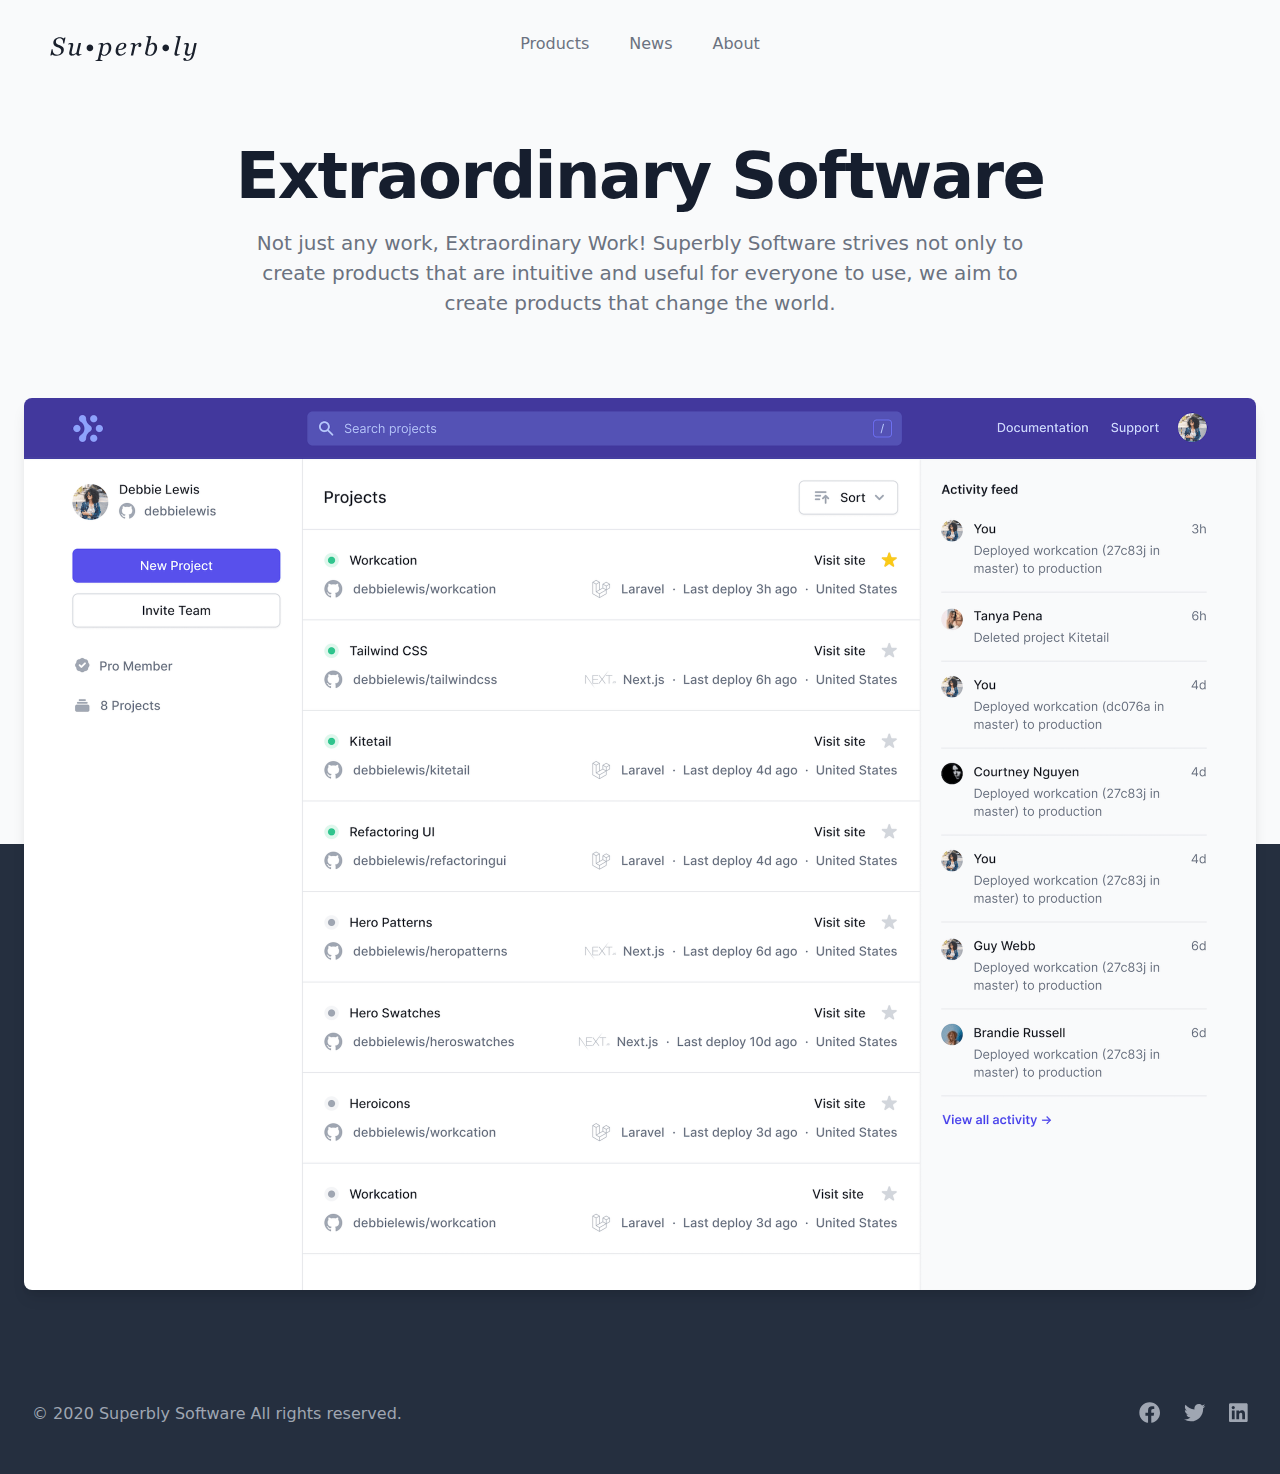
<file: index.html>
<!DOCTYPE html><html lang="en"><head><meta charSet="utf-8"/><meta http-equiv="x-ua-compatible" content="ie=edge"/><meta name="viewport" content="width=device-width, initial-scale=1, shrink-to-fit=no"/><style data-href="/styles.a8fcb925f70e641a6b0a.css">/*! normalize.css v8.0.1 | MIT License | github.com/necolas/normalize.css */html{line-height:1.15;-webkit-text-size-adjust:100%}body{margin:0}main{display:block}h1{font-size:2em;margin:.67em 0}hr{box-sizing:content-box;height:0;overflow:visible}pre{font-family:monospace,monospace;font-size:1em}a{background-color:transparent}abbr[title]{border-bottom:none;text-decoration:underline;-webkit-text-decoration:underline dotted;text-decoration:underline dotted}b,strong{font-weight:bolder}code,kbd,samp{font-family:monospace,monospace;font-size:1em}small{font-size:80%}sub,sup{font-size:75%;line-height:0;position:relative;vertical-align:baseline}sub{bottom:-.25em}sup{top:-.5em}img{border-style:none}button,input,optgroup,select,textarea{font-family:inherit;font-size:100%;line-height:1.15;margin:0}button,input{overflow:visible}button,select{text-transform:none}[type=button],button{-webkit-appearance:button}[type=button]::-moz-focus-inner,button::-moz-focus-inner{border-style:none;padding:0}[type=button]:-moz-focusring,button:-moz-focusring{outline:1px dotted ButtonText}fieldset{padding:.35em .75em .625em}legend{box-sizing:border-box;color:inherit;display:table;max-width:100%;padding:0;white-space:normal}progress{vertical-align:baseline}textarea{overflow:auto}details{display:block}summary{display:list-item}[hidden],template{display:none}blockquote,dd,dl,figure,h1,h2,h3,h4,h5,h6,hr,p,pre{margin:0}button{background-color:transparent;background-image:none}button:focus{outline:1px dotted;outline:5px auto -webkit-focus-ring-color}fieldset,ol,ul{margin:0;padding:0}ol,ul{list-style:none}html{font-family:system-ui,-apple-system,BlinkMacSystemFont,Segoe UI,Roboto,Helvetica Neue,Arial,Noto Sans,sans-serif,Apple Color Emoji,Segoe UI Emoji,Segoe UI Symbol,Noto Color Emoji;line-height:1.5}*,:after,:before{box-sizing:border-box;border:0 solid #d2d6dc}hr{border-top-width:1px}img{border-style:solid}textarea{resize:vertical}input::-moz-placeholder,textarea::-moz-placeholder{color:#a0aec0}input:-ms-input-placeholder,textarea:-ms-input-placeholder{color:#a0aec0}input::placeholder,textarea::placeholder{color:#a0aec0}[role=button],button{cursor:pointer}table{border-collapse:collapse}h1,h2,h3,h4,h5,h6{font-size:inherit;font-weight:inherit}a{color:inherit;text-decoration:inherit}button,input,optgroup,select,textarea{padding:0;line-height:inherit;color:inherit}code,kbd,pre,samp{font-family:Menlo,Monaco,Consolas,Liberation Mono,Courier New,monospace}audio,canvas,embed,iframe,img,object,svg,video{display:block;vertical-align:middle}img,video{max-width:100%;height:auto}.prose{color:#374151;max-width:65ch}.prose a{color:#5850ec;text-decoration:none;font-weight:600}.prose strong{color:#161e2e;font-weight:600}.prose ol{counter-reset:list-counter;margin-top:1.25em;margin-bottom:1.25em}.prose ol>li{position:relative;counter-increment:list-counter;padding-left:1.75em}.prose ol>li:before{content:counter(list-counter) ".";position:absolute;font-weight:400;color:#6b7280}.prose ul>li{position:relative;padding-left:1.75em}.prose ul>li:before{content:"";position:absolute;background-color:#d2d6dc;border-radius:50%;width:.375em;height:.375em;top:.6875em;left:.25em}.prose hr{border-color:#e5e7eb;border-top-width:1px;margin-top:3em;margin-bottom:3em}.prose blockquote{font-weight:500;font-style:italic;color:#161e2e;border-left-width:.25rem;border-left-color:#e5e7eb;quotes:"\201C""\201D""\2018""\2019";margin-top:1.6em;margin-bottom:1.6em;padding-left:1em}.prose blockquote p:first-of-type:before{content:open-quote}.prose blockquote p:last-of-type:after{content:close-quote}.prose h1{color:#1a202c;font-weight:800;font-size:2.25em;margin-top:0;margin-bottom:.8888889em;line-height:1.1111111}.prose h2{color:#1a202c;font-weight:700;font-size:1.5em;margin-top:2em;margin-bottom:1em;line-height:1.3333333}.prose h3{font-size:1.25em;margin-top:1.6em;margin-bottom:.6em;line-height:1.6}.prose h3,.prose h4{color:#1a202c;font-weight:600}.prose h4{margin-top:1.5em;margin-bottom:.5em;line-height:1.5}.prose figure figcaption{color:#6b7280;font-size:.875em;line-height:1.4285714;margin-top:.8571429em}.prose code{color:#161e2e;font-weight:600;font-size:.875em}.prose code:after,.prose code:before{content:"`"}.prose pre{color:#e5e7eb;background-color:#252f3f;overflow-x:auto;font-size:.875em;line-height:1.7142857;margin-top:1.7142857em;margin-bottom:1.7142857em;border-radius:.375rem;padding:.8571429em 1.1428571em}.prose pre code{background-color:transparent;border-width:0;border-radius:0;padding:0;font-weight:400;color:inherit;font-size:inherit;font-family:inherit;line-height:inherit}.prose pre code:after,.prose pre code:before{content:""}.prose table{width:100%;table-layout:auto;text-align:left;margin-top:2em;margin-bottom:2em;font-size:.875em;line-height:1.7142857}.prose thead{color:#161e2e;font-weight:600;border-bottom-width:1px;border-bottom-color:#d2d6dc}.prose thead th{vertical-align:bottom;padding-right:.5714286em;padding-bottom:.5714286em;padding-left:.5714286em}.prose tbody tr{border-bottom-width:1px;border-bottom-color:#e5e7eb}.prose tbody tr:last-child{border-bottom-width:0}.prose tbody td{vertical-align:top;padding:.5714286em}.prose{font-size:1rem;line-height:1.75}.prose p{margin-top:1.25em;margin-bottom:1.25em}.prose figure,.prose img,.prose video{margin-top:2em;margin-bottom:2em}.prose figure>*{margin-top:0;margin-bottom:0}.prose h2 code{font-size:.875em}.prose h3 code{font-size:.9em}.prose ul{margin-top:1.25em;margin-bottom:1.25em}.prose li{margin-top:.5em;margin-bottom:.5em}.prose ol>li:before{left:0}.prose>ul>li p{margin-top:.75em;margin-bottom:.75em}.prose>ul>li>:first-child{margin-top:1.25em}.prose>ul>li>:last-child{margin-bottom:1.25em}.prose>ol>li>:first-child{margin-top:1.25em}.prose>ol>li>:last-child{margin-bottom:1.25em}.prose ol ol,.prose ol ul,.prose ul ol,.prose ul ul{margin-top:.75em;margin-bottom:.75em}.prose h2+*,.prose h3+*,.prose h4+*,.prose hr+*{margin-top:0}.prose thead th:first-child{padding-left:0}.prose thead th:last-child{padding-right:0}.prose tbody td:first-child{padding-left:0}.prose tbody td:last-child{padding-right:0}.prose>:first-child{margin-top:0}.prose>:last-child{margin-bottom:0}.prose h1,.prose h2,.prose h3,.prose h4{color:#161e2e}.prose-lg{font-size:1.125rem;line-height:1.7777778}.prose-lg p{margin-top:1.3333333em;margin-bottom:1.3333333em}.prose-lg blockquote{margin-top:1.6666667em;margin-bottom:1.6666667em;padding-left:1em}.prose-lg h1{font-size:2.6666667em;margin-top:0;margin-bottom:.8333333em;line-height:1}.prose-lg h2{font-size:1.6666667em;margin-top:1.8666667em;margin-bottom:1.0666667em;line-height:1.3333333}.prose-lg h3{font-size:1.3333333em;margin-top:1.6666667em;margin-bottom:.6666667em;line-height:1.5}.prose-lg h4{margin-top:1.7777778em;margin-bottom:.4444444em;line-height:1.5555556}.prose-lg figure,.prose-lg img,.prose-lg video{margin-top:1.7777778em;margin-bottom:1.7777778em}.prose-lg figure>*{margin-top:0;margin-bottom:0}.prose-lg figure figcaption{font-size:.8888889em;line-height:1.5;margin-top:1em}.prose-lg code{font-size:.8888889em}.prose-lg h2 code{font-size:.8666667em}.prose-lg h3 code{font-size:.875em}.prose-lg pre{font-size:.8888889em;line-height:1.75;margin-top:2em;margin-bottom:2em;border-radius:.375rem;padding:1em 1.5em}.prose-lg ol,.prose-lg ul{margin-top:1.3333333em;margin-bottom:1.3333333em}.prose-lg li{margin-top:.6666667em;margin-bottom:.6666667em}.prose-lg ol>li{padding-left:1.6666667em}.prose-lg ol>li:before{left:0}.prose-lg ul>li{padding-left:1.6666667em}.prose-lg ul>li:before{width:.3333333em;height:.3333333em;top:.72222em;left:.2222222em}.prose-lg>ul>li p{margin-top:.8888889em;margin-bottom:.8888889em}.prose-lg>ul>li>:first-child{margin-top:1.3333333em}.prose-lg>ul>li>:last-child{margin-bottom:1.3333333em}.prose-lg>ol>li>:first-child{margin-top:1.3333333em}.prose-lg>ol>li>:last-child{margin-bottom:1.3333333em}.prose-lg ol ol,.prose-lg ol ul,.prose-lg ul ol,.prose-lg ul ul{margin-top:.8888889em;margin-bottom:.8888889em}.prose-lg hr{margin-top:3.1111111em;margin-bottom:3.1111111em}.prose-lg h2+*,.prose-lg h3+*,.prose-lg h4+*,.prose-lg hr+*{margin-top:0}.prose-lg table{font-size:.8888889em;line-height:1.5}.prose-lg thead th{padding-right:.75em;padding-bottom:.75em;padding-left:.75em}.prose-lg thead th:first-child{padding-left:0}.prose-lg thead th:last-child{padding-right:0}.prose-lg tbody td{padding:.75em}.prose-lg tbody td:first-child{padding-left:0}.prose-lg tbody td:last-child{padding-right:0}.prose-lg>:first-child{margin-top:0}.prose-lg>:last-child{margin-bottom:0}.space-y-1>:not(template)~:not(template){--space-y-reverse:0;margin-top:calc(0.25rem*(1 - var(--space-y-reverse)));margin-bottom:calc(0.25rem*var(--space-y-reverse))}.space-y-4>:not(template)~:not(template){--space-y-reverse:0;margin-top:calc(1rem*(1 - var(--space-y-reverse)));margin-bottom:calc(1rem*var(--space-y-reverse))}.sr-only{position:absolute;width:1px;height:1px;padding:0;margin:-1px;overflow:hidden;clip:rect(0,0,0,0);white-space:nowrap;border-width:0}.bg-white{--bg-opacity:1;background-color:#fff;background-color:rgba(255,255,255,var(--bg-opacity))}.bg-gray-50{--bg-opacity:1;background-color:#f9fafb;background-color:rgba(249,250,251,var(--bg-opacity))}.bg-gray-800{--bg-opacity:1;background-color:#252f3f;background-color:rgba(37,47,63,var(--bg-opacity))}.hover\:bg-gray-50:hover{--bg-opacity:1;background-color:#f9fafb;background-color:rgba(249,250,251,var(--bg-opacity))}.hover\:bg-gray-100:hover{--bg-opacity:1;background-color:#f4f5f7;background-color:rgba(244,245,247,var(--bg-opacity))}.focus\:bg-gray-50:focus{--bg-opacity:1;background-color:#f9fafb;background-color:rgba(249,250,251,var(--bg-opacity))}.focus\:bg-gray-100:focus{--bg-opacity:1;background-color:#f4f5f7;background-color:rgba(244,245,247,var(--bg-opacity))}.border-gray-100{--border-opacity:1;border-color:#f4f5f7;border-color:rgba(244,245,247,var(--border-opacity))}.rounded-md{border-radius:.375rem}.rounded-lg{border-radius:.5rem}.border-t-2{border-top-width:2px}.block{display:block}.flex{display:flex}.inline-flex{display:inline-flex}.table{display:table}.grid{display:grid}.hidden{display:none}.flex-col{flex-direction:column}.items-center{align-items:center}.justify-center{justify-content:center}.justify-between{justify-content:space-between}.flex-1{flex:1 1 0%}.flex-grow{flex-grow:1}.flex-shrink-0{flex-shrink:0}.font-medium{font-weight:500}.font-semibold{font-weight:600}.font-extrabold{font-weight:800}.h-8{height:2rem}.h-48{height:12rem}.h-full{height:100%}.text-sm{font-size:.875rem}.text-base{font-size:1rem}.text-lg{font-size:1.125rem}.text-xl{font-size:1.25rem}.text-2xl{font-size:1.5rem}.text-3xl{font-size:1.875rem}.text-4xl{font-size:2.25rem}.leading-5{line-height:1.25rem}.leading-6{line-height:1.5rem}.leading-7{line-height:1.75rem}.leading-8{line-height:2rem}.leading-9{line-height:2.25rem}.leading-10{line-height:2.5rem}.mx-auto{margin-left:auto;margin-right:auto}.mt-1{margin-top:.25rem}.mt-2{margin-top:.5rem}.mt-3{margin-top:.75rem}.mt-4{margin-top:1rem}.mt-6{margin-top:1.5rem}.mb-6{margin-bottom:1.5rem}.ml-6{margin-left:1.5rem}.mt-8{margin-top:2rem}.mb-8{margin-bottom:2rem}.-mr-2{margin-right:-.5rem}.max-w-md{max-width:28rem}.max-w-lg{max-width:32rem}.max-w-3xl{max-width:48rem}.max-w-7xl{max-width:80rem}.max-w-prose{max-width:65ch}.max-w-screen-xl{max-width:1280px}.min-h-screen{min-height:100vh}.object-cover{-o-object-fit:cover;object-fit:cover}.opacity-0{opacity:0}.opacity-100{opacity:1}.focus\:outline-none:focus{outline:0}.overflow-hidden{overflow:hidden}.p-2{padding:.5rem}.p-6{padding:1.5rem}.py-2{padding-top:.5rem;padding-bottom:.5rem}.px-2{padding-left:.5rem;padding-right:.5rem}.px-3{padding-left:.75rem;padding-right:.75rem}.px-4{padding-left:1rem;padding-right:1rem}.px-5{padding-left:1.25rem;padding-right:1.25rem}.py-6{padding-top:1.5rem;padding-bottom:1.5rem}.py-10{padding-top:2.5rem;padding-bottom:2.5rem}.py-12{padding-top:3rem;padding-bottom:3rem}.py-16{padding-top:4rem;padding-bottom:4rem}.pt-2{padding-top:.5rem}.pb-3{padding-bottom:.75rem}.pt-4{padding-top:1rem}.pt-10{padding-top:2.5rem}.pb-12{padding-bottom:3rem}.pt-16{padding-top:4rem}.pb-20{padding-bottom:5rem}.pb-2\/3{padding-bottom:66.666667%}.static{position:static}.fixed{position:fixed}.absolute{position:absolute}.relative{position:relative}.inset-0{top:0;bottom:0}.inset-0,.inset-x-0{right:0;left:0}.top-0{top:0}.resize{resize:both}.shadow-xs{box-shadow:0 0 0 1px rgba(0,0,0,.05)}.shadow{box-shadow:0 1px 3px 0 rgba(0,0,0,.1),0 1px 2px 0 rgba(0,0,0,.06)}.shadow-lg{box-shadow:0 10px 15px -3px rgba(0,0,0,.1),0 4px 6px -2px rgba(0,0,0,.05)}.text-center{text-align:center}.text-gray-400{--text-opacity:1;color:#9fa6b2;color:rgba(159,166,178,var(--text-opacity))}.text-gray-500{--text-opacity:1;color:#6b7280;color:rgba(107,114,128,var(--text-opacity))}.text-gray-700{--text-opacity:1;color:#374151;color:rgba(55,65,81,var(--text-opacity))}.text-gray-900{--text-opacity:1;color:#161e2e;color:rgba(22,30,46,var(--text-opacity))}.text-indigo-600{--text-opacity:1;color:#5850ec;color:rgba(88,80,236,var(--text-opacity))}.hover\:text-gray-500:hover{--text-opacity:1;color:#6b7280;color:rgba(107,114,128,var(--text-opacity))}.hover\:text-gray-900:hover{--text-opacity:1;color:#161e2e;color:rgba(22,30,46,var(--text-opacity))}.hover\:text-indigo-500:hover{--text-opacity:1;color:#6875f5;color:rgba(104,117,245,var(--text-opacity))}.focus\:text-gray-500:focus{--text-opacity:1;color:#6b7280;color:rgba(107,114,128,var(--text-opacity))}.focus\:text-gray-900:focus{--text-opacity:1;color:#161e2e;color:rgba(22,30,46,var(--text-opacity))}.tracking-tight{letter-spacing:-.025em}.w-auto{width:auto}.w-full{width:100%}.gap-5{grid-gap:1.25rem;gap:1.25rem}.gap-16{grid-gap:4rem;gap:4rem}.transform{--transform-translate-x:0;--transform-translate-y:0;--transform-rotate:0;--transform-skew-x:0;--transform-skew-y:0;--transform-scale-x:1;--transform-scale-y:1;transform:translateX(var(--transform-translate-x)) translateY(var(--transform-translate-y)) rotate(var(--transform-rotate)) skewX(var(--transform-skew-x)) skewY(var(--transform-skew-y)) scaleX(var(--transform-scale-x)) scaleY(var(--transform-scale-y))}.origin-top-right{transform-origin:top right}.scale-95{--transform-scale-x:.95;--transform-scale-y:.95}.scale-100{--transform-scale-x:1;--transform-scale-y:1}.transition{transition-property:background-color,border-color,color,fill,stroke,opacity,box-shadow,transform}.ease-in{transition-timing-function:cubic-bezier(.4,0,1,1)}.ease-out{transition-timing-function:cubic-bezier(0,0,.2,1)}.ease-in-out{transition-timing-function:cubic-bezier(.4,0,.2,1)}.duration-100{transition-duration:.1s}.duration-150{transition-duration:.15s}@-webkit-keyframes spin{to{transform:rotate(1turn)}}@keyframes spin{to{transform:rotate(1turn)}}@-webkit-keyframes ping{75%,to{transform:scale(2);opacity:0}}@keyframes ping{75%,to{transform:scale(2);opacity:0}}@-webkit-keyframes pulse{50%{opacity:.5}}@keyframes pulse{50%{opacity:.5}}@-webkit-keyframes bounce{0%,to{transform:translateY(-25%);-webkit-animation-timing-function:cubic-bezier(.8,0,1,1);animation-timing-function:cubic-bezier(.8,0,1,1)}50%{transform:none;-webkit-animation-timing-function:cubic-bezier(0,0,.2,1);animation-timing-function:cubic-bezier(0,0,.2,1)}}@keyframes bounce{0%,to{transform:translateY(-25%);-webkit-animation-timing-function:cubic-bezier(.8,0,1,1);animation-timing-function:cubic-bezier(.8,0,1,1)}50%{transform:none;-webkit-animation-timing-function:cubic-bezier(0,0,.2,1);animation-timing-function:cubic-bezier(0,0,.2,1)}}@media (min-width:640px){.sm\:space-y-0>:not(template)~:not(template){--space-y-reverse:0;margin-top:calc(0px*(1 - var(--space-y-reverse)));margin-bottom:calc(0px*var(--space-y-reverse))}.sm\:grid{display:grid}.sm\:h-10{height:2.5rem}.sm\:text-lg{font-size:1.125rem}.sm\:text-4xl{font-size:2.25rem}.sm\:text-5xl{font-size:3rem}.sm\:leading-10{line-height:2.5rem}.sm\:leading-none{line-height:1}.sm\:px-6{padding-left:1.5rem;padding-right:1.5rem}.sm\:pt-2\/3{padding-top:66.666667%}.sm\:gap-6{grid-gap:1.5rem;gap:1.5rem}.sm\:grid-cols-3{grid-template-columns:repeat(3,minmax(0,1fr))}.sm\:col-span-2{grid-column:span 2/span 2}}@media (min-width:768px){.md\:space-x-10>:not(template)~:not(template){--space-x-reverse:0;margin-right:calc(2.5rem*var(--space-x-reverse));margin-left:calc(2.5rem*(1 - var(--space-x-reverse)))}.md\:flex{display:flex}.md\:hidden{display:none}.md\:items-center{align-items:center}.md\:justify-start{justify-content:flex-start}.md\:justify-center{justify-content:center}.md\:justify-between{justify-content:space-between}.md\:order-1{order:1}.md\:order-2{order:2}.md\:text-xl{font-size:1.25rem}.md\:text-6xl{font-size:4rem}.md\:mt-0{margin-top:0}.md\:mt-5{margin-top:1.25rem}.md\:mt-10{margin-top:2.5rem}.md\:max-w-3xl{max-width:48rem}.md\:pb-24{padding-bottom:6rem}.md\:absolute{position:absolute}.md\:inset-y-0{top:0;bottom:0}.md\:left-0{left:0}.md\:w-auto{width:auto}}@media (min-width:1024px){.lg\:space-y-0>:not(template)~:not(template){--space-y-reverse:0;margin-top:calc(0px*(1 - var(--space-y-reverse)));margin-bottom:calc(0px*var(--space-y-reverse))}.lg\:grid{display:grid}.lg\:items-start{align-items:flex-start}.lg\:mt-14{margin-top:3.5rem}.lg\:max-w-none{max-width:none}.lg\:max-w-7xl{max-width:80rem}.lg\:px-8{padding-left:2rem;padding-right:2rem}.lg\:pb-20{padding-bottom:5rem}.lg\:pt-24{padding-top:6rem}.lg\:pb-28{padding-bottom:7rem}.lg\:gap-8{grid-gap:2rem;gap:2rem}.lg\:gap-x-8{grid-column-gap:2rem;-moz-column-gap:2rem;column-gap:2rem}.lg\:gap-y-12{grid-row-gap:3rem;row-gap:3rem}.lg\:grid-cols-2{grid-template-columns:repeat(2,minmax(0,1fr))}.lg\:grid-cols-3{grid-template-columns:repeat(3,minmax(0,1fr))}}</style><meta name="generator" content="Gatsby 2.24.72"/><link rel="canonical" href="https://www.superblysoftware.com/" data-baseprotocol="https:" data-basehost="www.superblysoftware.com"/><link rel="icon" href="/favicon.svg?v=83627c10ba1d7b593bd1ed4f5b2f2840" type="image/svg+xml"/><link rel="icon" href="/favicon-32x32.png?v=83627c10ba1d7b593bd1ed4f5b2f2840" type="image/png"/><link rel="manifest" href="/manifest.webmanifest" crossorigin="anonymous"/><meta name="theme-color" content="#5850ec"/><link rel="apple-touch-icon" sizes="48x48" href="/icons/icon-48x48.png?v=83627c10ba1d7b593bd1ed4f5b2f2840"/><link rel="apple-touch-icon" sizes="72x72" href="/icons/icon-72x72.png?v=83627c10ba1d7b593bd1ed4f5b2f2840"/><link rel="apple-touch-icon" sizes="96x96" href="/icons/icon-96x96.png?v=83627c10ba1d7b593bd1ed4f5b2f2840"/><link rel="apple-touch-icon" sizes="144x144" href="/icons/icon-144x144.png?v=83627c10ba1d7b593bd1ed4f5b2f2840"/><link rel="apple-touch-icon" sizes="192x192" href="/icons/icon-192x192.png?v=83627c10ba1d7b593bd1ed4f5b2f2840"/><link rel="apple-touch-icon" sizes="256x256" href="/icons/icon-256x256.png?v=83627c10ba1d7b593bd1ed4f5b2f2840"/><link rel="apple-touch-icon" sizes="384x384" href="/icons/icon-384x384.png?v=83627c10ba1d7b593bd1ed4f5b2f2840"/><link rel="apple-touch-icon" sizes="512x512" href="/icons/icon-512x512.png?v=83627c10ba1d7b593bd1ed4f5b2f2840"/><title data-react-helmet="true">Home | Superbly Software</title><meta data-react-helmet="true" name="description" content="Superbly Software is a software company that aims to create extraordinary work. Not just any work, Extraordinary Work! We here at Superbly Software strive not only to create products that are intuitive and useful for everyone to use, we aim to create products that change the world. Please join us in our adventure."/><meta data-react-helmet="true" property="og:title" content="Home"/><meta data-react-helmet="true" property="og:description" content="Superbly Software is a software company that aims to create extraordinary work. Not just any work, Extraordinary Work! We here at Superbly Software strive not only to create products that are intuitive and useful for everyone to use, we aim to create products that change the world. Please join us in our adventure."/><meta data-react-helmet="true" property="og:type" content="website"/><meta data-react-helmet="true" name="twitter:card" content="summary"/><meta data-react-helmet="true" name="twitter:creator" content="@superblysoft"/><meta data-react-helmet="true" name="twitter:title" content="Home"/><meta data-react-helmet="true" name="twitter:description" content="Superbly Software is a software company that aims to create extraordinary work. Not just any work, Extraordinary Work! We here at Superbly Software strive not only to create products that are intuitive and useful for everyone to use, we aim to create products that change the world. Please join us in our adventure."/><link as="script" rel="preload" href="/webpack-runtime-0482a33d6c2303c054ce.js"/><link as="script" rel="preload" href="/styles-e383b929d2d4095ae339.js"/><link as="script" rel="preload" href="/framework-81279cacaab4bdba7685.js"/><link as="script" rel="preload" href="/app-ea7d7ea5566be1dfdab3.js"/><link as="script" rel="preload" href="/cb1608f2-13120567d7f0fd079072.js"/><link as="script" rel="preload" href="/a9a7754c-8638d155fd2985b59a67.js"/><link as="script" rel="preload" href="/commons-015cae7e75fbfa563dbe.js"/><link as="script" rel="preload" href="/component---src-pages-index-tsx-e1c9f03d3fb30584fda3.js"/><link as="fetch" rel="preload" href="/page-data/index/page-data.json" crossorigin="anonymous"/><link as="fetch" rel="preload" href="/page-data/sq/d/362735711.json" crossorigin="anonymous"/><link as="fetch" rel="preload" href="/page-data/app-data.json" crossorigin="anonymous"/></head><body><div id="___gatsby"><div style="outline:none" tabindex="-1" id="gatsby-focus-wrapper"><div class="flex flex-col min-h-screen bg-gray-50"><header class="relative px-4 py-6 sm:px-6 md:justify-start md:space-x-10"><div class="max-w-screen-xl mx-auto px-4 sm:px-6"><nav class="relative flex items-center justify-between sm:h-10 md:justify-center"><div class="flex items-center flex-1 md:absolute md:inset-y-0 md:left-0"><div class="flex items-center justify-between w-full md:w-auto"><a aria-current="page" aria-label="Home" class="" href="/"><img class="h-8 w-auto sm:h-10" src="/static/superbly-logo-395928230941f23eb921f9853cfbc734.svg" alt="Superbly Software"/></a><div class="-mr-2 flex items-center md:hidden"><button type="button" class="inline-flex items-center justify-center p-2 rounded-md text-gray-400 hover:text-gray-500 hover:bg-gray-100 focus:outline-none focus:bg-gray-100 focus:text-gray-500 transition duration-150 ease-in-out" id="main-menu" aria-label="Main menu" aria-haspopup="true"><svg aria-hidden="true" focusable="false" data-prefix="fas" data-icon="bars" class="svg-inline--fa fa-bars fa-w-14 fa-lg " role="img" xmlns="http://www.w3.org/2000/svg" viewBox="0 0 448 512"><path fill="currentColor" d="M16 132h416c8.837 0 16-7.163 16-16V76c0-8.837-7.163-16-16-16H16C7.163 60 0 67.163 0 76v40c0 8.837 7.163 16 16 16zm0 160h416c8.837 0 16-7.163 16-16v-40c0-8.837-7.163-16-16-16H16c-8.837 0-16 7.163-16 16v40c0 8.837 7.163 16 16 16zm0 160h416c8.837 0 16-7.163 16-16v-40c0-8.837-7.163-16-16-16H16c-8.837 0-16 7.163-16 16v40c0 8.837 7.163 16 16 16z"></path></svg></button></div></div></div><div class="hidden md:flex md:space-x-10"><a class="font-medium text-gray-500 hover:text-gray-900 transition duration-150 ease-in-out" href="/products/">Products</a><a class="font-medium text-gray-500 hover:text-gray-900 transition duration-150 ease-in-out" href="/news/">News</a><a class="font-medium text-gray-500 hover:text-gray-900 transition duration-150 ease-in-out" href="/about/">About</a></div></nav></div></header><main class="flex flex-col flex-grow"><div class="mt-4 mx-auto max-w-screen-xl px-4 sm:px-6 md:mt-10 lg:mt-14 pb-12 lg:pb-20"><div class="text-center"><h2 class="text-4xl tracking-tight leading-10 font-extrabold text-gray-900 sm:text-5xl sm:leading-none md:text-6xl">Extraordinary Software</h2><p class="mt-3 max-w-md mx-auto text-base text-gray-500 sm:text-lg md:mt-5 md:text-xl md:max-w-3xl">Not just any work, Extraordinary Work! Superbly Software strives not only to create products that are intuitive and useful for everyone to use, we aim to create products that change the world.</p></div></div><div class="relative"><div class="absolute inset-0 flex flex-col"><div class="flex-1"></div><div class="flex-1 w-full bg-gray-800"></div></div><div class="max-w-screen-xl mx-auto px-4 sm:px-6"><img class="relative rounded-lg shadow-lg" src="/static/top-nav-with-multi-column-layout-screenshot-d815bb7f6aa33999e42b09bb86e38140.png" alt="App screenshot"/></div></div><div class="flex-grow pt-16 bg-gray-800"></div></main><footer class="bg-gray-800 text-gray-400"><div class="max-w-screen-xl mx-auto py-12 px-4 sm:px-6 md:flex md:items-center md:justify-between lg:px-8"><div class="flex justify-center md:order-2"><a href="https://www.facebook.com/superblysoftware" class="text-gray-400 hover:text-gray-500"><span class="sr-only">Facebook</span><svg aria-labelledby="svg-inline--fa-title-7A27Zx67XVWF" data-prefix="fab" data-icon="facebook" class="svg-inline--fa fa-facebook fa-w-16 fa-lg " role="img" xmlns="http://www.w3.org/2000/svg" viewBox="0 0 512 512"><title id="svg-inline--fa-title-7A27Zx67XVWF">Facebook</title><path fill="currentColor" d="M504 256C504 119 393 8 256 8S8 119 8 256c0 123.78 90.69 226.38 209.25 245V327.69h-63V256h63v-54.64c0-62.15 37-96.48 93.67-96.48 27.14 0 55.52 4.84 55.52 4.84v61h-31.28c-30.8 0-40.41 19.12-40.41 38.73V256h68.78l-11 71.69h-57.78V501C413.31 482.38 504 379.78 504 256z"></path></svg></a><a href="http://twitter.com/SuperblySoft" class="ml-6 text-gray-400 hover:text-gray-500"><span class="sr-only">Twitter</span><svg aria-labelledby="svg-inline--fa-title-D1aE68f3GfI5" data-prefix="fab" data-icon="twitter" class="svg-inline--fa fa-twitter fa-w-16 fa-lg " role="img" xmlns="http://www.w3.org/2000/svg" viewBox="0 0 512 512"><title id="svg-inline--fa-title-D1aE68f3GfI5">Twitter</title><path fill="currentColor" d="M459.37 151.716c.325 4.548.325 9.097.325 13.645 0 138.72-105.583 298.558-298.558 298.558-59.452 0-114.68-17.219-161.137-47.106 8.447.974 16.568 1.299 25.34 1.299 49.055 0 94.213-16.568 130.274-44.832-46.132-.975-84.792-31.188-98.112-72.772 6.498.974 12.995 1.624 19.818 1.624 9.421 0 18.843-1.3 27.614-3.573-48.081-9.747-84.143-51.98-84.143-102.985v-1.299c13.969 7.797 30.214 12.67 47.431 13.319-28.264-18.843-46.781-51.005-46.781-87.391 0-19.492 5.197-37.36 14.294-52.954 51.655 63.675 129.3 105.258 216.365 109.807-1.624-7.797-2.599-15.918-2.599-24.04 0-57.828 46.782-104.934 104.934-104.934 30.213 0 57.502 12.67 76.67 33.137 23.715-4.548 46.456-13.32 66.599-25.34-7.798 24.366-24.366 44.833-46.132 57.827 21.117-2.273 41.584-8.122 60.426-16.243-14.292 20.791-32.161 39.308-52.628 54.253z"></path></svg></a><a href="https://www.linkedin.com/company/superbly-software" class="ml-6 text-gray-400 hover:text-gray-500"><span class="sr-only">LinkedIn</span><svg aria-labelledby="svg-inline--fa-title-SxqjfhTLbuer" data-prefix="fab" data-icon="linkedin" class="svg-inline--fa fa-linkedin fa-w-14 fa-lg " role="img" xmlns="http://www.w3.org/2000/svg" viewBox="0 0 448 512"><title id="svg-inline--fa-title-SxqjfhTLbuer">LinkedIn</title><path fill="currentColor" d="M416 32H31.9C14.3 32 0 46.5 0 64.3v383.4C0 465.5 14.3 480 31.9 480H416c17.6 0 32-14.5 32-32.3V64.3c0-17.8-14.4-32.3-32-32.3zM135.4 416H69V202.2h66.5V416zm-33.2-243c-21.3 0-38.5-17.3-38.5-38.5S80.9 96 102.2 96c21.2 0 38.5 17.3 38.5 38.5 0 21.3-17.2 38.5-38.5 38.5zm282.1 243h-66.4V312c0-24.8-.5-56.7-34.5-56.7-34.6 0-39.9 27-39.9 54.9V416h-66.4V202.2h63.7v29.2h.9c8.9-16.8 30.6-34.5 62.9-34.5 67.2 0 79.7 44.3 79.7 101.9V416z"></path></svg></a></div><div class="mt-8 md:mt-0 md:order-1"><p class="text-center text-base leading-6">© <!-- -->2020<!-- --> <!-- -->Superbly Software<!-- --> All rights reserved.</p></div></div></footer></div></div><div id="gatsby-announcer" style="position:absolute;top:0;width:1px;height:1px;padding:0;overflow:hidden;clip:rect(0, 0, 0, 0);white-space:nowrap;border:0" aria-live="assertive" aria-atomic="true"></div></div><script id="gatsby-script-loader">/*<![CDATA[*/window.pagePath="/";/*]]>*/</script><script id="gatsby-chunk-mapping">/*<![CDATA[*/window.___chunkMapping={"polyfill":["/polyfill-bdf3c41affce5f48230e.js"],"app":["/app-ea7d7ea5566be1dfdab3.js"],"component---src-pages-404-tsx":["/component---src-pages-404-tsx-76ed649378ae1454c9b0.js"],"component---src-pages-about-tsx":["/component---src-pages-about-tsx-c40546fd6ac62917aaaa.js"],"component---src-pages-index-tsx":["/component---src-pages-index-tsx-e1c9f03d3fb30584fda3.js"],"component---src-pages-news-index-tsx":["/component---src-pages-news-index-tsx-47ad30bd778292ca214c.js"],"component---src-pages-products-index-tsx":["/component---src-pages-products-index-tsx-b9fdb3fdbc637e39e311.js"],"component---src-templates-news-article-tsx":["/component---src-templates-news-article-tsx-3045bac23614434284aa.js"],"component---src-templates-product-page-tsx":["/component---src-templates-product-page-tsx-557254af6122cdc25179.js"]};/*]]>*/</script><script src="/polyfill-bdf3c41affce5f48230e.js" nomodule=""></script><script src="/component---src-pages-index-tsx-e1c9f03d3fb30584fda3.js" async=""></script><script src="/commons-015cae7e75fbfa563dbe.js" async=""></script><script src="/a9a7754c-8638d155fd2985b59a67.js" async=""></script><script src="/cb1608f2-13120567d7f0fd079072.js" async=""></script><script src="/app-ea7d7ea5566be1dfdab3.js" async=""></script><script src="/framework-81279cacaab4bdba7685.js" async=""></script><script src="/styles-e383b929d2d4095ae339.js" async=""></script><script src="/webpack-runtime-0482a33d6c2303c054ce.js" async=""></script></body></html>
</file>
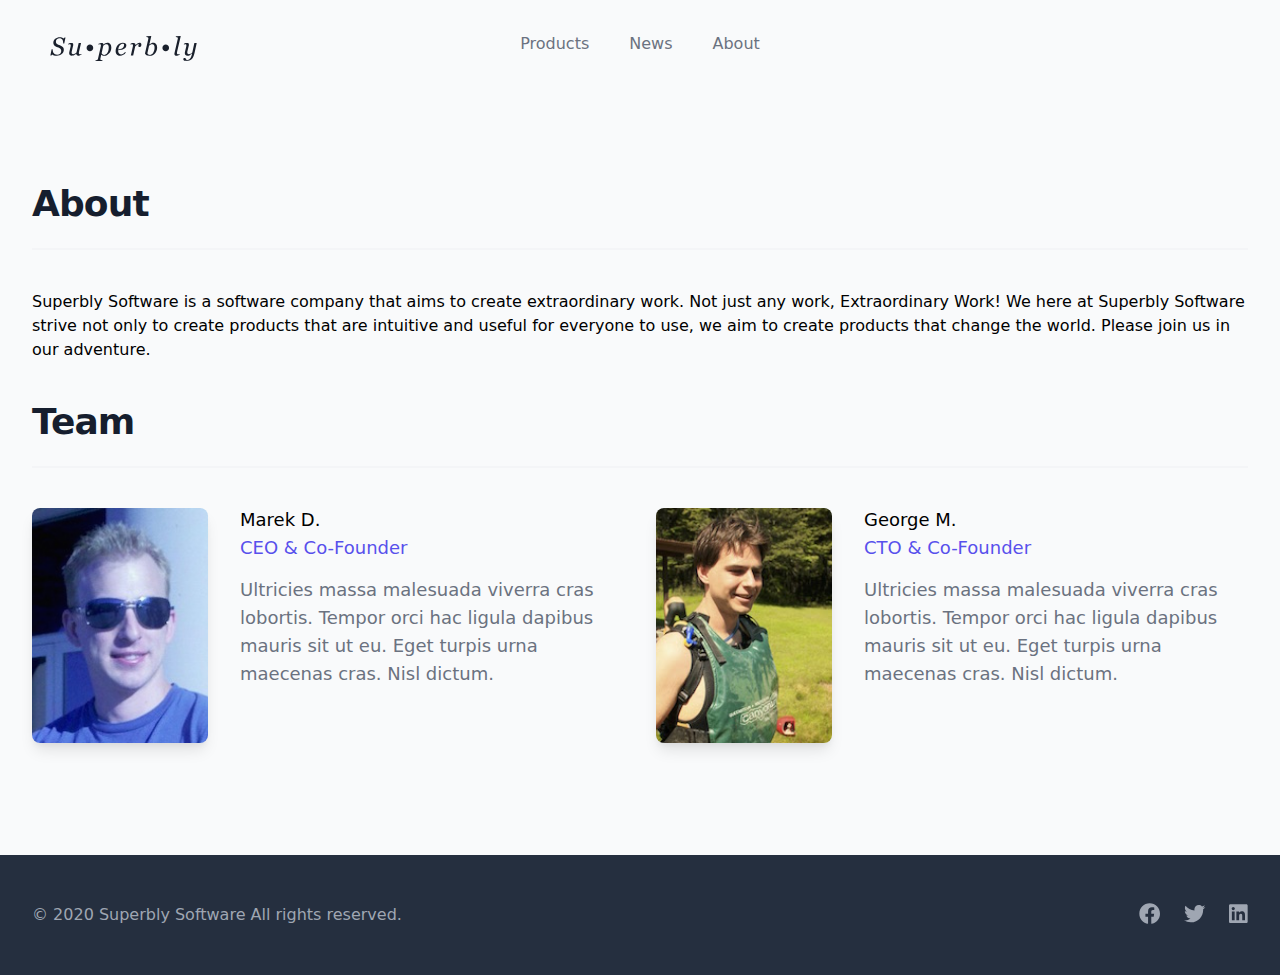
<file: about/index.html>
<!DOCTYPE html><html lang="en"><head><meta charSet="utf-8"/><meta http-equiv="x-ua-compatible" content="ie=edge"/><meta name="viewport" content="width=device-width, initial-scale=1, shrink-to-fit=no"/><style data-href="/styles.a8fcb925f70e641a6b0a.css">/*! normalize.css v8.0.1 | MIT License | github.com/necolas/normalize.css */html{line-height:1.15;-webkit-text-size-adjust:100%}body{margin:0}main{display:block}h1{font-size:2em;margin:.67em 0}hr{box-sizing:content-box;height:0;overflow:visible}pre{font-family:monospace,monospace;font-size:1em}a{background-color:transparent}abbr[title]{border-bottom:none;text-decoration:underline;-webkit-text-decoration:underline dotted;text-decoration:underline dotted}b,strong{font-weight:bolder}code,kbd,samp{font-family:monospace,monospace;font-size:1em}small{font-size:80%}sub,sup{font-size:75%;line-height:0;position:relative;vertical-align:baseline}sub{bottom:-.25em}sup{top:-.5em}img{border-style:none}button,input,optgroup,select,textarea{font-family:inherit;font-size:100%;line-height:1.15;margin:0}button,input{overflow:visible}button,select{text-transform:none}[type=button],button{-webkit-appearance:button}[type=button]::-moz-focus-inner,button::-moz-focus-inner{border-style:none;padding:0}[type=button]:-moz-focusring,button:-moz-focusring{outline:1px dotted ButtonText}fieldset{padding:.35em .75em .625em}legend{box-sizing:border-box;color:inherit;display:table;max-width:100%;padding:0;white-space:normal}progress{vertical-align:baseline}textarea{overflow:auto}details{display:block}summary{display:list-item}[hidden],template{display:none}blockquote,dd,dl,figure,h1,h2,h3,h4,h5,h6,hr,p,pre{margin:0}button{background-color:transparent;background-image:none}button:focus{outline:1px dotted;outline:5px auto -webkit-focus-ring-color}fieldset,ol,ul{margin:0;padding:0}ol,ul{list-style:none}html{font-family:system-ui,-apple-system,BlinkMacSystemFont,Segoe UI,Roboto,Helvetica Neue,Arial,Noto Sans,sans-serif,Apple Color Emoji,Segoe UI Emoji,Segoe UI Symbol,Noto Color Emoji;line-height:1.5}*,:after,:before{box-sizing:border-box;border:0 solid #d2d6dc}hr{border-top-width:1px}img{border-style:solid}textarea{resize:vertical}input::-moz-placeholder,textarea::-moz-placeholder{color:#a0aec0}input:-ms-input-placeholder,textarea:-ms-input-placeholder{color:#a0aec0}input::placeholder,textarea::placeholder{color:#a0aec0}[role=button],button{cursor:pointer}table{border-collapse:collapse}h1,h2,h3,h4,h5,h6{font-size:inherit;font-weight:inherit}a{color:inherit;text-decoration:inherit}button,input,optgroup,select,textarea{padding:0;line-height:inherit;color:inherit}code,kbd,pre,samp{font-family:Menlo,Monaco,Consolas,Liberation Mono,Courier New,monospace}audio,canvas,embed,iframe,img,object,svg,video{display:block;vertical-align:middle}img,video{max-width:100%;height:auto}.prose{color:#374151;max-width:65ch}.prose a{color:#5850ec;text-decoration:none;font-weight:600}.prose strong{color:#161e2e;font-weight:600}.prose ol{counter-reset:list-counter;margin-top:1.25em;margin-bottom:1.25em}.prose ol>li{position:relative;counter-increment:list-counter;padding-left:1.75em}.prose ol>li:before{content:counter(list-counter) ".";position:absolute;font-weight:400;color:#6b7280}.prose ul>li{position:relative;padding-left:1.75em}.prose ul>li:before{content:"";position:absolute;background-color:#d2d6dc;border-radius:50%;width:.375em;height:.375em;top:.6875em;left:.25em}.prose hr{border-color:#e5e7eb;border-top-width:1px;margin-top:3em;margin-bottom:3em}.prose blockquote{font-weight:500;font-style:italic;color:#161e2e;border-left-width:.25rem;border-left-color:#e5e7eb;quotes:"\201C""\201D""\2018""\2019";margin-top:1.6em;margin-bottom:1.6em;padding-left:1em}.prose blockquote p:first-of-type:before{content:open-quote}.prose blockquote p:last-of-type:after{content:close-quote}.prose h1{color:#1a202c;font-weight:800;font-size:2.25em;margin-top:0;margin-bottom:.8888889em;line-height:1.1111111}.prose h2{color:#1a202c;font-weight:700;font-size:1.5em;margin-top:2em;margin-bottom:1em;line-height:1.3333333}.prose h3{font-size:1.25em;margin-top:1.6em;margin-bottom:.6em;line-height:1.6}.prose h3,.prose h4{color:#1a202c;font-weight:600}.prose h4{margin-top:1.5em;margin-bottom:.5em;line-height:1.5}.prose figure figcaption{color:#6b7280;font-size:.875em;line-height:1.4285714;margin-top:.8571429em}.prose code{color:#161e2e;font-weight:600;font-size:.875em}.prose code:after,.prose code:before{content:"`"}.prose pre{color:#e5e7eb;background-color:#252f3f;overflow-x:auto;font-size:.875em;line-height:1.7142857;margin-top:1.7142857em;margin-bottom:1.7142857em;border-radius:.375rem;padding:.8571429em 1.1428571em}.prose pre code{background-color:transparent;border-width:0;border-radius:0;padding:0;font-weight:400;color:inherit;font-size:inherit;font-family:inherit;line-height:inherit}.prose pre code:after,.prose pre code:before{content:""}.prose table{width:100%;table-layout:auto;text-align:left;margin-top:2em;margin-bottom:2em;font-size:.875em;line-height:1.7142857}.prose thead{color:#161e2e;font-weight:600;border-bottom-width:1px;border-bottom-color:#d2d6dc}.prose thead th{vertical-align:bottom;padding-right:.5714286em;padding-bottom:.5714286em;padding-left:.5714286em}.prose tbody tr{border-bottom-width:1px;border-bottom-color:#e5e7eb}.prose tbody tr:last-child{border-bottom-width:0}.prose tbody td{vertical-align:top;padding:.5714286em}.prose{font-size:1rem;line-height:1.75}.prose p{margin-top:1.25em;margin-bottom:1.25em}.prose figure,.prose img,.prose video{margin-top:2em;margin-bottom:2em}.prose figure>*{margin-top:0;margin-bottom:0}.prose h2 code{font-size:.875em}.prose h3 code{font-size:.9em}.prose ul{margin-top:1.25em;margin-bottom:1.25em}.prose li{margin-top:.5em;margin-bottom:.5em}.prose ol>li:before{left:0}.prose>ul>li p{margin-top:.75em;margin-bottom:.75em}.prose>ul>li>:first-child{margin-top:1.25em}.prose>ul>li>:last-child{margin-bottom:1.25em}.prose>ol>li>:first-child{margin-top:1.25em}.prose>ol>li>:last-child{margin-bottom:1.25em}.prose ol ol,.prose ol ul,.prose ul ol,.prose ul ul{margin-top:.75em;margin-bottom:.75em}.prose h2+*,.prose h3+*,.prose h4+*,.prose hr+*{margin-top:0}.prose thead th:first-child{padding-left:0}.prose thead th:last-child{padding-right:0}.prose tbody td:first-child{padding-left:0}.prose tbody td:last-child{padding-right:0}.prose>:first-child{margin-top:0}.prose>:last-child{margin-bottom:0}.prose h1,.prose h2,.prose h3,.prose h4{color:#161e2e}.prose-lg{font-size:1.125rem;line-height:1.7777778}.prose-lg p{margin-top:1.3333333em;margin-bottom:1.3333333em}.prose-lg blockquote{margin-top:1.6666667em;margin-bottom:1.6666667em;padding-left:1em}.prose-lg h1{font-size:2.6666667em;margin-top:0;margin-bottom:.8333333em;line-height:1}.prose-lg h2{font-size:1.6666667em;margin-top:1.8666667em;margin-bottom:1.0666667em;line-height:1.3333333}.prose-lg h3{font-size:1.3333333em;margin-top:1.6666667em;margin-bottom:.6666667em;line-height:1.5}.prose-lg h4{margin-top:1.7777778em;margin-bottom:.4444444em;line-height:1.5555556}.prose-lg figure,.prose-lg img,.prose-lg video{margin-top:1.7777778em;margin-bottom:1.7777778em}.prose-lg figure>*{margin-top:0;margin-bottom:0}.prose-lg figure figcaption{font-size:.8888889em;line-height:1.5;margin-top:1em}.prose-lg code{font-size:.8888889em}.prose-lg h2 code{font-size:.8666667em}.prose-lg h3 code{font-size:.875em}.prose-lg pre{font-size:.8888889em;line-height:1.75;margin-top:2em;margin-bottom:2em;border-radius:.375rem;padding:1em 1.5em}.prose-lg ol,.prose-lg ul{margin-top:1.3333333em;margin-bottom:1.3333333em}.prose-lg li{margin-top:.6666667em;margin-bottom:.6666667em}.prose-lg ol>li{padding-left:1.6666667em}.prose-lg ol>li:before{left:0}.prose-lg ul>li{padding-left:1.6666667em}.prose-lg ul>li:before{width:.3333333em;height:.3333333em;top:.72222em;left:.2222222em}.prose-lg>ul>li p{margin-top:.8888889em;margin-bottom:.8888889em}.prose-lg>ul>li>:first-child{margin-top:1.3333333em}.prose-lg>ul>li>:last-child{margin-bottom:1.3333333em}.prose-lg>ol>li>:first-child{margin-top:1.3333333em}.prose-lg>ol>li>:last-child{margin-bottom:1.3333333em}.prose-lg ol ol,.prose-lg ol ul,.prose-lg ul ol,.prose-lg ul ul{margin-top:.8888889em;margin-bottom:.8888889em}.prose-lg hr{margin-top:3.1111111em;margin-bottom:3.1111111em}.prose-lg h2+*,.prose-lg h3+*,.prose-lg h4+*,.prose-lg hr+*{margin-top:0}.prose-lg table{font-size:.8888889em;line-height:1.5}.prose-lg thead th{padding-right:.75em;padding-bottom:.75em;padding-left:.75em}.prose-lg thead th:first-child{padding-left:0}.prose-lg thead th:last-child{padding-right:0}.prose-lg tbody td{padding:.75em}.prose-lg tbody td:first-child{padding-left:0}.prose-lg tbody td:last-child{padding-right:0}.prose-lg>:first-child{margin-top:0}.prose-lg>:last-child{margin-bottom:0}.space-y-1>:not(template)~:not(template){--space-y-reverse:0;margin-top:calc(0.25rem*(1 - var(--space-y-reverse)));margin-bottom:calc(0.25rem*var(--space-y-reverse))}.space-y-4>:not(template)~:not(template){--space-y-reverse:0;margin-top:calc(1rem*(1 - var(--space-y-reverse)));margin-bottom:calc(1rem*var(--space-y-reverse))}.sr-only{position:absolute;width:1px;height:1px;padding:0;margin:-1px;overflow:hidden;clip:rect(0,0,0,0);white-space:nowrap;border-width:0}.bg-white{--bg-opacity:1;background-color:#fff;background-color:rgba(255,255,255,var(--bg-opacity))}.bg-gray-50{--bg-opacity:1;background-color:#f9fafb;background-color:rgba(249,250,251,var(--bg-opacity))}.bg-gray-800{--bg-opacity:1;background-color:#252f3f;background-color:rgba(37,47,63,var(--bg-opacity))}.hover\:bg-gray-50:hover{--bg-opacity:1;background-color:#f9fafb;background-color:rgba(249,250,251,var(--bg-opacity))}.hover\:bg-gray-100:hover{--bg-opacity:1;background-color:#f4f5f7;background-color:rgba(244,245,247,var(--bg-opacity))}.focus\:bg-gray-50:focus{--bg-opacity:1;background-color:#f9fafb;background-color:rgba(249,250,251,var(--bg-opacity))}.focus\:bg-gray-100:focus{--bg-opacity:1;background-color:#f4f5f7;background-color:rgba(244,245,247,var(--bg-opacity))}.border-gray-100{--border-opacity:1;border-color:#f4f5f7;border-color:rgba(244,245,247,var(--border-opacity))}.rounded-md{border-radius:.375rem}.rounded-lg{border-radius:.5rem}.border-t-2{border-top-width:2px}.block{display:block}.flex{display:flex}.inline-flex{display:inline-flex}.table{display:table}.grid{display:grid}.hidden{display:none}.flex-col{flex-direction:column}.items-center{align-items:center}.justify-center{justify-content:center}.justify-between{justify-content:space-between}.flex-1{flex:1 1 0%}.flex-grow{flex-grow:1}.flex-shrink-0{flex-shrink:0}.font-medium{font-weight:500}.font-semibold{font-weight:600}.font-extrabold{font-weight:800}.h-8{height:2rem}.h-48{height:12rem}.h-full{height:100%}.text-sm{font-size:.875rem}.text-base{font-size:1rem}.text-lg{font-size:1.125rem}.text-xl{font-size:1.25rem}.text-2xl{font-size:1.5rem}.text-3xl{font-size:1.875rem}.text-4xl{font-size:2.25rem}.leading-5{line-height:1.25rem}.leading-6{line-height:1.5rem}.leading-7{line-height:1.75rem}.leading-8{line-height:2rem}.leading-9{line-height:2.25rem}.leading-10{line-height:2.5rem}.mx-auto{margin-left:auto;margin-right:auto}.mt-1{margin-top:.25rem}.mt-2{margin-top:.5rem}.mt-3{margin-top:.75rem}.mt-4{margin-top:1rem}.mt-6{margin-top:1.5rem}.mb-6{margin-bottom:1.5rem}.ml-6{margin-left:1.5rem}.mt-8{margin-top:2rem}.mb-8{margin-bottom:2rem}.-mr-2{margin-right:-.5rem}.max-w-md{max-width:28rem}.max-w-lg{max-width:32rem}.max-w-3xl{max-width:48rem}.max-w-7xl{max-width:80rem}.max-w-prose{max-width:65ch}.max-w-screen-xl{max-width:1280px}.min-h-screen{min-height:100vh}.object-cover{-o-object-fit:cover;object-fit:cover}.opacity-0{opacity:0}.opacity-100{opacity:1}.focus\:outline-none:focus{outline:0}.overflow-hidden{overflow:hidden}.p-2{padding:.5rem}.p-6{padding:1.5rem}.py-2{padding-top:.5rem;padding-bottom:.5rem}.px-2{padding-left:.5rem;padding-right:.5rem}.px-3{padding-left:.75rem;padding-right:.75rem}.px-4{padding-left:1rem;padding-right:1rem}.px-5{padding-left:1.25rem;padding-right:1.25rem}.py-6{padding-top:1.5rem;padding-bottom:1.5rem}.py-10{padding-top:2.5rem;padding-bottom:2.5rem}.py-12{padding-top:3rem;padding-bottom:3rem}.py-16{padding-top:4rem;padding-bottom:4rem}.pt-2{padding-top:.5rem}.pb-3{padding-bottom:.75rem}.pt-4{padding-top:1rem}.pt-10{padding-top:2.5rem}.pb-12{padding-bottom:3rem}.pt-16{padding-top:4rem}.pb-20{padding-bottom:5rem}.pb-2\/3{padding-bottom:66.666667%}.static{position:static}.fixed{position:fixed}.absolute{position:absolute}.relative{position:relative}.inset-0{top:0;bottom:0}.inset-0,.inset-x-0{right:0;left:0}.top-0{top:0}.resize{resize:both}.shadow-xs{box-shadow:0 0 0 1px rgba(0,0,0,.05)}.shadow{box-shadow:0 1px 3px 0 rgba(0,0,0,.1),0 1px 2px 0 rgba(0,0,0,.06)}.shadow-lg{box-shadow:0 10px 15px -3px rgba(0,0,0,.1),0 4px 6px -2px rgba(0,0,0,.05)}.text-center{text-align:center}.text-gray-400{--text-opacity:1;color:#9fa6b2;color:rgba(159,166,178,var(--text-opacity))}.text-gray-500{--text-opacity:1;color:#6b7280;color:rgba(107,114,128,var(--text-opacity))}.text-gray-700{--text-opacity:1;color:#374151;color:rgba(55,65,81,var(--text-opacity))}.text-gray-900{--text-opacity:1;color:#161e2e;color:rgba(22,30,46,var(--text-opacity))}.text-indigo-600{--text-opacity:1;color:#5850ec;color:rgba(88,80,236,var(--text-opacity))}.hover\:text-gray-500:hover{--text-opacity:1;color:#6b7280;color:rgba(107,114,128,var(--text-opacity))}.hover\:text-gray-900:hover{--text-opacity:1;color:#161e2e;color:rgba(22,30,46,var(--text-opacity))}.hover\:text-indigo-500:hover{--text-opacity:1;color:#6875f5;color:rgba(104,117,245,var(--text-opacity))}.focus\:text-gray-500:focus{--text-opacity:1;color:#6b7280;color:rgba(107,114,128,var(--text-opacity))}.focus\:text-gray-900:focus{--text-opacity:1;color:#161e2e;color:rgba(22,30,46,var(--text-opacity))}.tracking-tight{letter-spacing:-.025em}.w-auto{width:auto}.w-full{width:100%}.gap-5{grid-gap:1.25rem;gap:1.25rem}.gap-16{grid-gap:4rem;gap:4rem}.transform{--transform-translate-x:0;--transform-translate-y:0;--transform-rotate:0;--transform-skew-x:0;--transform-skew-y:0;--transform-scale-x:1;--transform-scale-y:1;transform:translateX(var(--transform-translate-x)) translateY(var(--transform-translate-y)) rotate(var(--transform-rotate)) skewX(var(--transform-skew-x)) skewY(var(--transform-skew-y)) scaleX(var(--transform-scale-x)) scaleY(var(--transform-scale-y))}.origin-top-right{transform-origin:top right}.scale-95{--transform-scale-x:.95;--transform-scale-y:.95}.scale-100{--transform-scale-x:1;--transform-scale-y:1}.transition{transition-property:background-color,border-color,color,fill,stroke,opacity,box-shadow,transform}.ease-in{transition-timing-function:cubic-bezier(.4,0,1,1)}.ease-out{transition-timing-function:cubic-bezier(0,0,.2,1)}.ease-in-out{transition-timing-function:cubic-bezier(.4,0,.2,1)}.duration-100{transition-duration:.1s}.duration-150{transition-duration:.15s}@-webkit-keyframes spin{to{transform:rotate(1turn)}}@keyframes spin{to{transform:rotate(1turn)}}@-webkit-keyframes ping{75%,to{transform:scale(2);opacity:0}}@keyframes ping{75%,to{transform:scale(2);opacity:0}}@-webkit-keyframes pulse{50%{opacity:.5}}@keyframes pulse{50%{opacity:.5}}@-webkit-keyframes bounce{0%,to{transform:translateY(-25%);-webkit-animation-timing-function:cubic-bezier(.8,0,1,1);animation-timing-function:cubic-bezier(.8,0,1,1)}50%{transform:none;-webkit-animation-timing-function:cubic-bezier(0,0,.2,1);animation-timing-function:cubic-bezier(0,0,.2,1)}}@keyframes bounce{0%,to{transform:translateY(-25%);-webkit-animation-timing-function:cubic-bezier(.8,0,1,1);animation-timing-function:cubic-bezier(.8,0,1,1)}50%{transform:none;-webkit-animation-timing-function:cubic-bezier(0,0,.2,1);animation-timing-function:cubic-bezier(0,0,.2,1)}}@media (min-width:640px){.sm\:space-y-0>:not(template)~:not(template){--space-y-reverse:0;margin-top:calc(0px*(1 - var(--space-y-reverse)));margin-bottom:calc(0px*var(--space-y-reverse))}.sm\:grid{display:grid}.sm\:h-10{height:2.5rem}.sm\:text-lg{font-size:1.125rem}.sm\:text-4xl{font-size:2.25rem}.sm\:text-5xl{font-size:3rem}.sm\:leading-10{line-height:2.5rem}.sm\:leading-none{line-height:1}.sm\:px-6{padding-left:1.5rem;padding-right:1.5rem}.sm\:pt-2\/3{padding-top:66.666667%}.sm\:gap-6{grid-gap:1.5rem;gap:1.5rem}.sm\:grid-cols-3{grid-template-columns:repeat(3,minmax(0,1fr))}.sm\:col-span-2{grid-column:span 2/span 2}}@media (min-width:768px){.md\:space-x-10>:not(template)~:not(template){--space-x-reverse:0;margin-right:calc(2.5rem*var(--space-x-reverse));margin-left:calc(2.5rem*(1 - var(--space-x-reverse)))}.md\:flex{display:flex}.md\:hidden{display:none}.md\:items-center{align-items:center}.md\:justify-start{justify-content:flex-start}.md\:justify-center{justify-content:center}.md\:justify-between{justify-content:space-between}.md\:order-1{order:1}.md\:order-2{order:2}.md\:text-xl{font-size:1.25rem}.md\:text-6xl{font-size:4rem}.md\:mt-0{margin-top:0}.md\:mt-5{margin-top:1.25rem}.md\:mt-10{margin-top:2.5rem}.md\:max-w-3xl{max-width:48rem}.md\:pb-24{padding-bottom:6rem}.md\:absolute{position:absolute}.md\:inset-y-0{top:0;bottom:0}.md\:left-0{left:0}.md\:w-auto{width:auto}}@media (min-width:1024px){.lg\:space-y-0>:not(template)~:not(template){--space-y-reverse:0;margin-top:calc(0px*(1 - var(--space-y-reverse)));margin-bottom:calc(0px*var(--space-y-reverse))}.lg\:grid{display:grid}.lg\:items-start{align-items:flex-start}.lg\:mt-14{margin-top:3.5rem}.lg\:max-w-none{max-width:none}.lg\:max-w-7xl{max-width:80rem}.lg\:px-8{padding-left:2rem;padding-right:2rem}.lg\:pb-20{padding-bottom:5rem}.lg\:pt-24{padding-top:6rem}.lg\:pb-28{padding-bottom:7rem}.lg\:gap-8{grid-gap:2rem;gap:2rem}.lg\:gap-x-8{grid-column-gap:2rem;-moz-column-gap:2rem;column-gap:2rem}.lg\:gap-y-12{grid-row-gap:3rem;row-gap:3rem}.lg\:grid-cols-2{grid-template-columns:repeat(2,minmax(0,1fr))}.lg\:grid-cols-3{grid-template-columns:repeat(3,minmax(0,1fr))}}</style><meta name="generator" content="Gatsby 2.24.72"/><link rel="canonical" href="https://www.superblysoftware.com/about/" data-baseprotocol="https:" data-basehost="www.superblysoftware.com"/><link rel="icon" href="/favicon.svg?v=83627c10ba1d7b593bd1ed4f5b2f2840" type="image/svg+xml"/><link rel="icon" href="/favicon-32x32.png?v=83627c10ba1d7b593bd1ed4f5b2f2840" type="image/png"/><link rel="manifest" href="/manifest.webmanifest" crossorigin="anonymous"/><meta name="theme-color" content="#5850ec"/><link rel="apple-touch-icon" sizes="48x48" href="/icons/icon-48x48.png?v=83627c10ba1d7b593bd1ed4f5b2f2840"/><link rel="apple-touch-icon" sizes="72x72" href="/icons/icon-72x72.png?v=83627c10ba1d7b593bd1ed4f5b2f2840"/><link rel="apple-touch-icon" sizes="96x96" href="/icons/icon-96x96.png?v=83627c10ba1d7b593bd1ed4f5b2f2840"/><link rel="apple-touch-icon" sizes="144x144" href="/icons/icon-144x144.png?v=83627c10ba1d7b593bd1ed4f5b2f2840"/><link rel="apple-touch-icon" sizes="192x192" href="/icons/icon-192x192.png?v=83627c10ba1d7b593bd1ed4f5b2f2840"/><link rel="apple-touch-icon" sizes="256x256" href="/icons/icon-256x256.png?v=83627c10ba1d7b593bd1ed4f5b2f2840"/><link rel="apple-touch-icon" sizes="384x384" href="/icons/icon-384x384.png?v=83627c10ba1d7b593bd1ed4f5b2f2840"/><link rel="apple-touch-icon" sizes="512x512" href="/icons/icon-512x512.png?v=83627c10ba1d7b593bd1ed4f5b2f2840"/><title data-react-helmet="true">About | Superbly Software</title><meta data-react-helmet="true" name="description" content="Superbly Software is a software company that aims to create extraordinary work. Not just any work, Extraordinary Work! We here at Superbly Software strive not only to create products that are intuitive and useful for everyone to use, we aim to create products that change the world. Please join us in our adventure."/><meta data-react-helmet="true" property="og:title" content="About"/><meta data-react-helmet="true" property="og:description" content="Superbly Software is a software company that aims to create extraordinary work. Not just any work, Extraordinary Work! We here at Superbly Software strive not only to create products that are intuitive and useful for everyone to use, we aim to create products that change the world. Please join us in our adventure."/><meta data-react-helmet="true" property="og:type" content="website"/><meta data-react-helmet="true" name="twitter:card" content="summary"/><meta data-react-helmet="true" name="twitter:creator" content="@superblysoft"/><meta data-react-helmet="true" name="twitter:title" content="About"/><meta data-react-helmet="true" name="twitter:description" content="Superbly Software is a software company that aims to create extraordinary work. Not just any work, Extraordinary Work! We here at Superbly Software strive not only to create products that are intuitive and useful for everyone to use, we aim to create products that change the world. Please join us in our adventure."/><link as="script" rel="preload" href="/webpack-runtime-0482a33d6c2303c054ce.js"/><link as="script" rel="preload" href="/styles-e383b929d2d4095ae339.js"/><link as="script" rel="preload" href="/framework-81279cacaab4bdba7685.js"/><link as="script" rel="preload" href="/app-ea7d7ea5566be1dfdab3.js"/><link as="script" rel="preload" href="/cb1608f2-13120567d7f0fd079072.js"/><link as="script" rel="preload" href="/a9a7754c-8638d155fd2985b59a67.js"/><link as="script" rel="preload" href="/commons-015cae7e75fbfa563dbe.js"/><link as="script" rel="preload" href="/component---src-pages-about-tsx-c40546fd6ac62917aaaa.js"/><link as="fetch" rel="preload" href="/page-data/about/page-data.json" crossorigin="anonymous"/><link as="fetch" rel="preload" href="/page-data/sq/d/362735711.json" crossorigin="anonymous"/><link as="fetch" rel="preload" href="/page-data/app-data.json" crossorigin="anonymous"/></head><body><div id="___gatsby"><div style="outline:none" tabindex="-1" id="gatsby-focus-wrapper"><div class="flex flex-col min-h-screen bg-gray-50"><header class="relative px-4 py-6 sm:px-6 md:justify-start md:space-x-10"><div class="max-w-screen-xl mx-auto px-4 sm:px-6"><nav class="relative flex items-center justify-between sm:h-10 md:justify-center"><div class="flex items-center flex-1 md:absolute md:inset-y-0 md:left-0"><div class="flex items-center justify-between w-full md:w-auto"><a aria-label="Home" href="/"><img class="h-8 w-auto sm:h-10" src="/static/superbly-logo-395928230941f23eb921f9853cfbc734.svg" alt="Superbly Software"/></a><div class="-mr-2 flex items-center md:hidden"><button type="button" class="inline-flex items-center justify-center p-2 rounded-md text-gray-400 hover:text-gray-500 hover:bg-gray-100 focus:outline-none focus:bg-gray-100 focus:text-gray-500 transition duration-150 ease-in-out" id="main-menu" aria-label="Main menu" aria-haspopup="true"><svg aria-hidden="true" focusable="false" data-prefix="fas" data-icon="bars" class="svg-inline--fa fa-bars fa-w-14 fa-lg " role="img" xmlns="http://www.w3.org/2000/svg" viewBox="0 0 448 512"><path fill="currentColor" d="M16 132h416c8.837 0 16-7.163 16-16V76c0-8.837-7.163-16-16-16H16C7.163 60 0 67.163 0 76v40c0 8.837 7.163 16 16 16zm0 160h416c8.837 0 16-7.163 16-16v-40c0-8.837-7.163-16-16-16H16c-8.837 0-16 7.163-16 16v40c0 8.837 7.163 16 16 16zm0 160h416c8.837 0 16-7.163 16-16v-40c0-8.837-7.163-16-16-16H16c-8.837 0-16 7.163-16 16v40c0 8.837 7.163 16 16 16z"></path></svg></button></div></div></div><div class="hidden md:flex md:space-x-10"><a class="font-medium text-gray-500 hover:text-gray-900 transition duration-150 ease-in-out" href="/products/">Products</a><a class="font-medium text-gray-500 hover:text-gray-900 transition duration-150 ease-in-out" href="/news/">News</a><a aria-current="page" class="font-medium text-gray-500 hover:text-gray-900 transition duration-150 ease-in-out" href="/about/">About</a></div></nav></div></header><main class="flex flex-col flex-grow"><div class="pt-16 pb-20 px-4 sm:px-6 lg:pt-24 lg:pb-28 lg:px-8"><div class="relative max-w-lg mx-auto lg:max-w-7xl"><h2 class="text-3xl leading-9 tracking-tight font-extrabold text-gray-900 sm:text-4xl sm:leading-10">About</h2><div class="mt-6 border-t-2 border-gray-100 py-10"><p>Superbly Software is a software company that aims to create extraordinary work. Not just any work, Extraordinary Work! We here at Superbly Software strive not only to create products that are intuitive and useful for everyone to use, we aim to create products that change the world. Please join us in our adventure.</p></div><h3 class="text-3xl leading-9 tracking-tight font-extrabold text-gray-900 sm:text-4xl sm:leading-10">Team</h3><ul class="mt-6 grid gap-16 border-t-2 border-gray-100 pt-10 lg:grid lg:grid-cols-2 lg:items-start lg:gap-x-8 lg:gap-y-12 lg:space-y-0"><li><div class="space-y-4 sm:grid sm:grid-cols-3 sm:gap-6 sm:space-y-0 lg:gap-8"><div class="relative pb-2/3 sm:pt-2/3"><img class="absolute inset-0 object-cover h-full w-full shadow-lg rounded-lg" src="/static/marek_d-600cb0e5a7a07dce09d6373c54525a16.jpg" alt="Marek D."/></div><div class="sm:col-span-2"><div class="space-y-4"><div class="text-lg leading-6 font-medium space-y-1"><h4>Marek D.</h4><p class="text-indigo-600">CEO &amp; Co-Founder</p></div><div class="text-lg leading-7"><p class="text-gray-500">Ultricies massa malesuada viverra cras lobortis. Tempor orci hac ligula dapibus mauris sit ut eu. Eget turpis urna maecenas cras. Nisl dictum.</p></div></div></div></div></li><li><div class="space-y-4 sm:grid sm:grid-cols-3 sm:gap-6 sm:space-y-0 lg:gap-8"><div class="relative pb-2/3 sm:pt-2/3"><img class="absolute inset-0 object-cover h-full w-full shadow-lg rounded-lg" src="/static/george_m-add341fd859f685e7f072dfc6eaa8938.jpg" alt="George M."/></div><div class="sm:col-span-2"><div class="space-y-4"><div class="text-lg leading-6 font-medium space-y-1"><h4>George M.</h4><p class="text-indigo-600">CTO &amp; Co-Founder</p></div><div class="text-lg leading-7"><p class="text-gray-500">Ultricies massa malesuada viverra cras lobortis. Tempor orci hac ligula dapibus mauris sit ut eu. Eget turpis urna maecenas cras. Nisl dictum.</p></div></div></div></div></li></ul></div></div></main><footer class="bg-gray-800 text-gray-400"><div class="max-w-screen-xl mx-auto py-12 px-4 sm:px-6 md:flex md:items-center md:justify-between lg:px-8"><div class="flex justify-center md:order-2"><a href="https://www.facebook.com/superblysoftware" class="text-gray-400 hover:text-gray-500"><span class="sr-only">Facebook</span><svg aria-labelledby="svg-inline--fa-title-c9xpAQipizsy" data-prefix="fab" data-icon="facebook" class="svg-inline--fa fa-facebook fa-w-16 fa-lg " role="img" xmlns="http://www.w3.org/2000/svg" viewBox="0 0 512 512"><title id="svg-inline--fa-title-c9xpAQipizsy">Facebook</title><path fill="currentColor" d="M504 256C504 119 393 8 256 8S8 119 8 256c0 123.78 90.69 226.38 209.25 245V327.69h-63V256h63v-54.64c0-62.15 37-96.48 93.67-96.48 27.14 0 55.52 4.84 55.52 4.84v61h-31.28c-30.8 0-40.41 19.12-40.41 38.73V256h68.78l-11 71.69h-57.78V501C413.31 482.38 504 379.78 504 256z"></path></svg></a><a href="http://twitter.com/SuperblySoft" class="ml-6 text-gray-400 hover:text-gray-500"><span class="sr-only">Twitter</span><svg aria-labelledby="svg-inline--fa-title-1JOFr1yZdCTf" data-prefix="fab" data-icon="twitter" class="svg-inline--fa fa-twitter fa-w-16 fa-lg " role="img" xmlns="http://www.w3.org/2000/svg" viewBox="0 0 512 512"><title id="svg-inline--fa-title-1JOFr1yZdCTf">Twitter</title><path fill="currentColor" d="M459.37 151.716c.325 4.548.325 9.097.325 13.645 0 138.72-105.583 298.558-298.558 298.558-59.452 0-114.68-17.219-161.137-47.106 8.447.974 16.568 1.299 25.34 1.299 49.055 0 94.213-16.568 130.274-44.832-46.132-.975-84.792-31.188-98.112-72.772 6.498.974 12.995 1.624 19.818 1.624 9.421 0 18.843-1.3 27.614-3.573-48.081-9.747-84.143-51.98-84.143-102.985v-1.299c13.969 7.797 30.214 12.67 47.431 13.319-28.264-18.843-46.781-51.005-46.781-87.391 0-19.492 5.197-37.36 14.294-52.954 51.655 63.675 129.3 105.258 216.365 109.807-1.624-7.797-2.599-15.918-2.599-24.04 0-57.828 46.782-104.934 104.934-104.934 30.213 0 57.502 12.67 76.67 33.137 23.715-4.548 46.456-13.32 66.599-25.34-7.798 24.366-24.366 44.833-46.132 57.827 21.117-2.273 41.584-8.122 60.426-16.243-14.292 20.791-32.161 39.308-52.628 54.253z"></path></svg></a><a href="https://www.linkedin.com/company/superbly-software" class="ml-6 text-gray-400 hover:text-gray-500"><span class="sr-only">LinkedIn</span><svg aria-labelledby="svg-inline--fa-title-LFtq22eVqeNZ" data-prefix="fab" data-icon="linkedin" class="svg-inline--fa fa-linkedin fa-w-14 fa-lg " role="img" xmlns="http://www.w3.org/2000/svg" viewBox="0 0 448 512"><title id="svg-inline--fa-title-LFtq22eVqeNZ">LinkedIn</title><path fill="currentColor" d="M416 32H31.9C14.3 32 0 46.5 0 64.3v383.4C0 465.5 14.3 480 31.9 480H416c17.6 0 32-14.5 32-32.3V64.3c0-17.8-14.4-32.3-32-32.3zM135.4 416H69V202.2h66.5V416zm-33.2-243c-21.3 0-38.5-17.3-38.5-38.5S80.9 96 102.2 96c21.2 0 38.5 17.3 38.5 38.5 0 21.3-17.2 38.5-38.5 38.5zm282.1 243h-66.4V312c0-24.8-.5-56.7-34.5-56.7-34.6 0-39.9 27-39.9 54.9V416h-66.4V202.2h63.7v29.2h.9c8.9-16.8 30.6-34.5 62.9-34.5 67.2 0 79.7 44.3 79.7 101.9V416z"></path></svg></a></div><div class="mt-8 md:mt-0 md:order-1"><p class="text-center text-base leading-6">© <!-- -->2020<!-- --> <!-- -->Superbly Software<!-- --> All rights reserved.</p></div></div></footer></div></div><div id="gatsby-announcer" style="position:absolute;top:0;width:1px;height:1px;padding:0;overflow:hidden;clip:rect(0, 0, 0, 0);white-space:nowrap;border:0" aria-live="assertive" aria-atomic="true"></div></div><script id="gatsby-script-loader">/*<![CDATA[*/window.pagePath="/about/";/*]]>*/</script><script id="gatsby-chunk-mapping">/*<![CDATA[*/window.___chunkMapping={"polyfill":["/polyfill-bdf3c41affce5f48230e.js"],"app":["/app-ea7d7ea5566be1dfdab3.js"],"component---src-pages-404-tsx":["/component---src-pages-404-tsx-76ed649378ae1454c9b0.js"],"component---src-pages-about-tsx":["/component---src-pages-about-tsx-c40546fd6ac62917aaaa.js"],"component---src-pages-index-tsx":["/component---src-pages-index-tsx-e1c9f03d3fb30584fda3.js"],"component---src-pages-news-index-tsx":["/component---src-pages-news-index-tsx-47ad30bd778292ca214c.js"],"component---src-pages-products-index-tsx":["/component---src-pages-products-index-tsx-b9fdb3fdbc637e39e311.js"],"component---src-templates-news-article-tsx":["/component---src-templates-news-article-tsx-3045bac23614434284aa.js"],"component---src-templates-product-page-tsx":["/component---src-templates-product-page-tsx-557254af6122cdc25179.js"]};/*]]>*/</script><script src="/polyfill-bdf3c41affce5f48230e.js" nomodule=""></script><script src="/component---src-pages-about-tsx-c40546fd6ac62917aaaa.js" async=""></script><script src="/commons-015cae7e75fbfa563dbe.js" async=""></script><script src="/a9a7754c-8638d155fd2985b59a67.js" async=""></script><script src="/cb1608f2-13120567d7f0fd079072.js" async=""></script><script src="/app-ea7d7ea5566be1dfdab3.js" async=""></script><script src="/framework-81279cacaab4bdba7685.js" async=""></script><script src="/styles-e383b929d2d4095ae339.js" async=""></script><script src="/webpack-runtime-0482a33d6c2303c054ce.js" async=""></script></body></html>
</file>
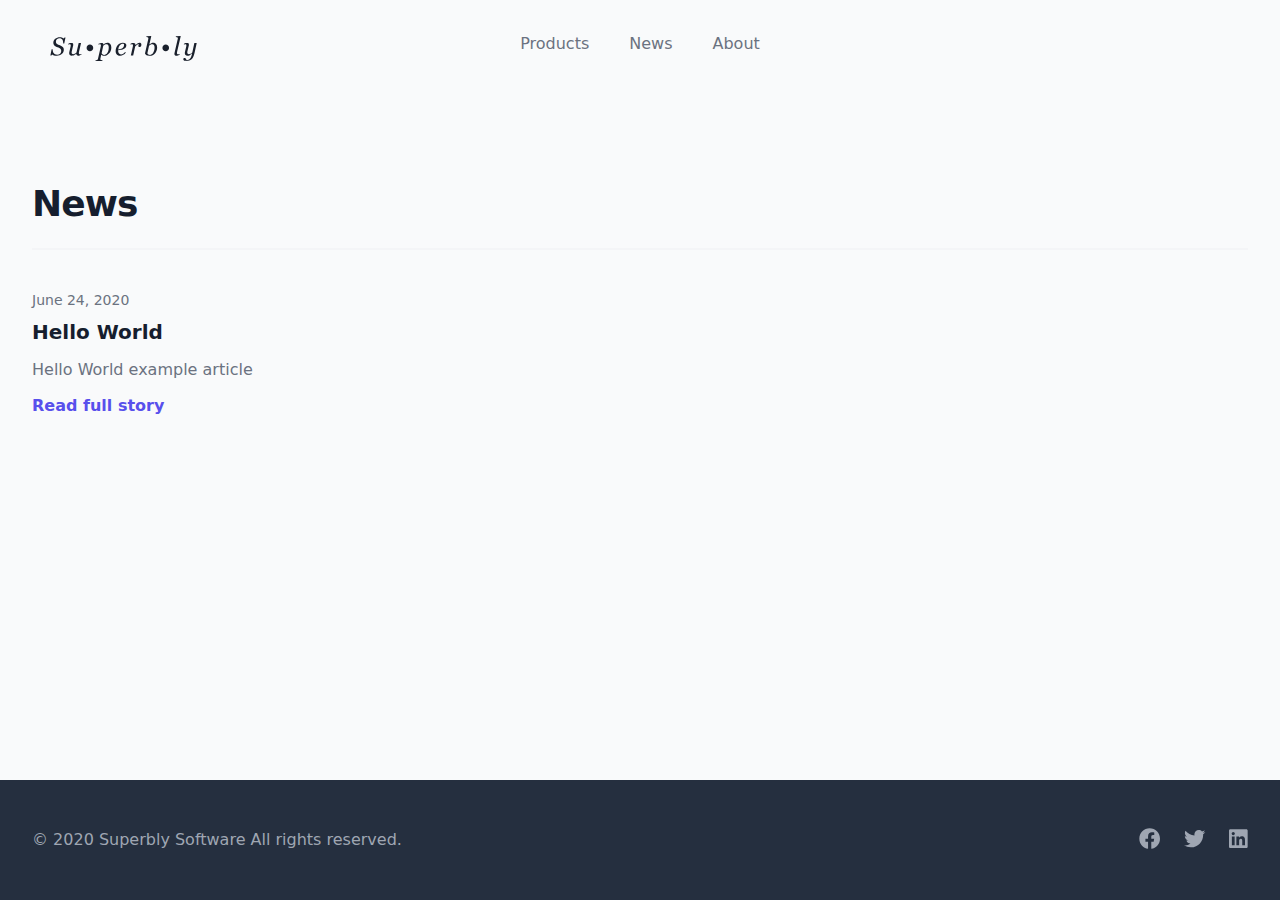
<file: news/index.html>
<!DOCTYPE html><html lang="en"><head><meta charSet="utf-8"/><meta http-equiv="x-ua-compatible" content="ie=edge"/><meta name="viewport" content="width=device-width, initial-scale=1, shrink-to-fit=no"/><style data-href="/styles.a8fcb925f70e641a6b0a.css">/*! normalize.css v8.0.1 | MIT License | github.com/necolas/normalize.css */html{line-height:1.15;-webkit-text-size-adjust:100%}body{margin:0}main{display:block}h1{font-size:2em;margin:.67em 0}hr{box-sizing:content-box;height:0;overflow:visible}pre{font-family:monospace,monospace;font-size:1em}a{background-color:transparent}abbr[title]{border-bottom:none;text-decoration:underline;-webkit-text-decoration:underline dotted;text-decoration:underline dotted}b,strong{font-weight:bolder}code,kbd,samp{font-family:monospace,monospace;font-size:1em}small{font-size:80%}sub,sup{font-size:75%;line-height:0;position:relative;vertical-align:baseline}sub{bottom:-.25em}sup{top:-.5em}img{border-style:none}button,input,optgroup,select,textarea{font-family:inherit;font-size:100%;line-height:1.15;margin:0}button,input{overflow:visible}button,select{text-transform:none}[type=button],button{-webkit-appearance:button}[type=button]::-moz-focus-inner,button::-moz-focus-inner{border-style:none;padding:0}[type=button]:-moz-focusring,button:-moz-focusring{outline:1px dotted ButtonText}fieldset{padding:.35em .75em .625em}legend{box-sizing:border-box;color:inherit;display:table;max-width:100%;padding:0;white-space:normal}progress{vertical-align:baseline}textarea{overflow:auto}details{display:block}summary{display:list-item}[hidden],template{display:none}blockquote,dd,dl,figure,h1,h2,h3,h4,h5,h6,hr,p,pre{margin:0}button{background-color:transparent;background-image:none}button:focus{outline:1px dotted;outline:5px auto -webkit-focus-ring-color}fieldset,ol,ul{margin:0;padding:0}ol,ul{list-style:none}html{font-family:system-ui,-apple-system,BlinkMacSystemFont,Segoe UI,Roboto,Helvetica Neue,Arial,Noto Sans,sans-serif,Apple Color Emoji,Segoe UI Emoji,Segoe UI Symbol,Noto Color Emoji;line-height:1.5}*,:after,:before{box-sizing:border-box;border:0 solid #d2d6dc}hr{border-top-width:1px}img{border-style:solid}textarea{resize:vertical}input::-moz-placeholder,textarea::-moz-placeholder{color:#a0aec0}input:-ms-input-placeholder,textarea:-ms-input-placeholder{color:#a0aec0}input::placeholder,textarea::placeholder{color:#a0aec0}[role=button],button{cursor:pointer}table{border-collapse:collapse}h1,h2,h3,h4,h5,h6{font-size:inherit;font-weight:inherit}a{color:inherit;text-decoration:inherit}button,input,optgroup,select,textarea{padding:0;line-height:inherit;color:inherit}code,kbd,pre,samp{font-family:Menlo,Monaco,Consolas,Liberation Mono,Courier New,monospace}audio,canvas,embed,iframe,img,object,svg,video{display:block;vertical-align:middle}img,video{max-width:100%;height:auto}.prose{color:#374151;max-width:65ch}.prose a{color:#5850ec;text-decoration:none;font-weight:600}.prose strong{color:#161e2e;font-weight:600}.prose ol{counter-reset:list-counter;margin-top:1.25em;margin-bottom:1.25em}.prose ol>li{position:relative;counter-increment:list-counter;padding-left:1.75em}.prose ol>li:before{content:counter(list-counter) ".";position:absolute;font-weight:400;color:#6b7280}.prose ul>li{position:relative;padding-left:1.75em}.prose ul>li:before{content:"";position:absolute;background-color:#d2d6dc;border-radius:50%;width:.375em;height:.375em;top:.6875em;left:.25em}.prose hr{border-color:#e5e7eb;border-top-width:1px;margin-top:3em;margin-bottom:3em}.prose blockquote{font-weight:500;font-style:italic;color:#161e2e;border-left-width:.25rem;border-left-color:#e5e7eb;quotes:"\201C""\201D""\2018""\2019";margin-top:1.6em;margin-bottom:1.6em;padding-left:1em}.prose blockquote p:first-of-type:before{content:open-quote}.prose blockquote p:last-of-type:after{content:close-quote}.prose h1{color:#1a202c;font-weight:800;font-size:2.25em;margin-top:0;margin-bottom:.8888889em;line-height:1.1111111}.prose h2{color:#1a202c;font-weight:700;font-size:1.5em;margin-top:2em;margin-bottom:1em;line-height:1.3333333}.prose h3{font-size:1.25em;margin-top:1.6em;margin-bottom:.6em;line-height:1.6}.prose h3,.prose h4{color:#1a202c;font-weight:600}.prose h4{margin-top:1.5em;margin-bottom:.5em;line-height:1.5}.prose figure figcaption{color:#6b7280;font-size:.875em;line-height:1.4285714;margin-top:.8571429em}.prose code{color:#161e2e;font-weight:600;font-size:.875em}.prose code:after,.prose code:before{content:"`"}.prose pre{color:#e5e7eb;background-color:#252f3f;overflow-x:auto;font-size:.875em;line-height:1.7142857;margin-top:1.7142857em;margin-bottom:1.7142857em;border-radius:.375rem;padding:.8571429em 1.1428571em}.prose pre code{background-color:transparent;border-width:0;border-radius:0;padding:0;font-weight:400;color:inherit;font-size:inherit;font-family:inherit;line-height:inherit}.prose pre code:after,.prose pre code:before{content:""}.prose table{width:100%;table-layout:auto;text-align:left;margin-top:2em;margin-bottom:2em;font-size:.875em;line-height:1.7142857}.prose thead{color:#161e2e;font-weight:600;border-bottom-width:1px;border-bottom-color:#d2d6dc}.prose thead th{vertical-align:bottom;padding-right:.5714286em;padding-bottom:.5714286em;padding-left:.5714286em}.prose tbody tr{border-bottom-width:1px;border-bottom-color:#e5e7eb}.prose tbody tr:last-child{border-bottom-width:0}.prose tbody td{vertical-align:top;padding:.5714286em}.prose{font-size:1rem;line-height:1.75}.prose p{margin-top:1.25em;margin-bottom:1.25em}.prose figure,.prose img,.prose video{margin-top:2em;margin-bottom:2em}.prose figure>*{margin-top:0;margin-bottom:0}.prose h2 code{font-size:.875em}.prose h3 code{font-size:.9em}.prose ul{margin-top:1.25em;margin-bottom:1.25em}.prose li{margin-top:.5em;margin-bottom:.5em}.prose ol>li:before{left:0}.prose>ul>li p{margin-top:.75em;margin-bottom:.75em}.prose>ul>li>:first-child{margin-top:1.25em}.prose>ul>li>:last-child{margin-bottom:1.25em}.prose>ol>li>:first-child{margin-top:1.25em}.prose>ol>li>:last-child{margin-bottom:1.25em}.prose ol ol,.prose ol ul,.prose ul ol,.prose ul ul{margin-top:.75em;margin-bottom:.75em}.prose h2+*,.prose h3+*,.prose h4+*,.prose hr+*{margin-top:0}.prose thead th:first-child{padding-left:0}.prose thead th:last-child{padding-right:0}.prose tbody td:first-child{padding-left:0}.prose tbody td:last-child{padding-right:0}.prose>:first-child{margin-top:0}.prose>:last-child{margin-bottom:0}.prose h1,.prose h2,.prose h3,.prose h4{color:#161e2e}.prose-lg{font-size:1.125rem;line-height:1.7777778}.prose-lg p{margin-top:1.3333333em;margin-bottom:1.3333333em}.prose-lg blockquote{margin-top:1.6666667em;margin-bottom:1.6666667em;padding-left:1em}.prose-lg h1{font-size:2.6666667em;margin-top:0;margin-bottom:.8333333em;line-height:1}.prose-lg h2{font-size:1.6666667em;margin-top:1.8666667em;margin-bottom:1.0666667em;line-height:1.3333333}.prose-lg h3{font-size:1.3333333em;margin-top:1.6666667em;margin-bottom:.6666667em;line-height:1.5}.prose-lg h4{margin-top:1.7777778em;margin-bottom:.4444444em;line-height:1.5555556}.prose-lg figure,.prose-lg img,.prose-lg video{margin-top:1.7777778em;margin-bottom:1.7777778em}.prose-lg figure>*{margin-top:0;margin-bottom:0}.prose-lg figure figcaption{font-size:.8888889em;line-height:1.5;margin-top:1em}.prose-lg code{font-size:.8888889em}.prose-lg h2 code{font-size:.8666667em}.prose-lg h3 code{font-size:.875em}.prose-lg pre{font-size:.8888889em;line-height:1.75;margin-top:2em;margin-bottom:2em;border-radius:.375rem;padding:1em 1.5em}.prose-lg ol,.prose-lg ul{margin-top:1.3333333em;margin-bottom:1.3333333em}.prose-lg li{margin-top:.6666667em;margin-bottom:.6666667em}.prose-lg ol>li{padding-left:1.6666667em}.prose-lg ol>li:before{left:0}.prose-lg ul>li{padding-left:1.6666667em}.prose-lg ul>li:before{width:.3333333em;height:.3333333em;top:.72222em;left:.2222222em}.prose-lg>ul>li p{margin-top:.8888889em;margin-bottom:.8888889em}.prose-lg>ul>li>:first-child{margin-top:1.3333333em}.prose-lg>ul>li>:last-child{margin-bottom:1.3333333em}.prose-lg>ol>li>:first-child{margin-top:1.3333333em}.prose-lg>ol>li>:last-child{margin-bottom:1.3333333em}.prose-lg ol ol,.prose-lg ol ul,.prose-lg ul ol,.prose-lg ul ul{margin-top:.8888889em;margin-bottom:.8888889em}.prose-lg hr{margin-top:3.1111111em;margin-bottom:3.1111111em}.prose-lg h2+*,.prose-lg h3+*,.prose-lg h4+*,.prose-lg hr+*{margin-top:0}.prose-lg table{font-size:.8888889em;line-height:1.5}.prose-lg thead th{padding-right:.75em;padding-bottom:.75em;padding-left:.75em}.prose-lg thead th:first-child{padding-left:0}.prose-lg thead th:last-child{padding-right:0}.prose-lg tbody td{padding:.75em}.prose-lg tbody td:first-child{padding-left:0}.prose-lg tbody td:last-child{padding-right:0}.prose-lg>:first-child{margin-top:0}.prose-lg>:last-child{margin-bottom:0}.space-y-1>:not(template)~:not(template){--space-y-reverse:0;margin-top:calc(0.25rem*(1 - var(--space-y-reverse)));margin-bottom:calc(0.25rem*var(--space-y-reverse))}.space-y-4>:not(template)~:not(template){--space-y-reverse:0;margin-top:calc(1rem*(1 - var(--space-y-reverse)));margin-bottom:calc(1rem*var(--space-y-reverse))}.sr-only{position:absolute;width:1px;height:1px;padding:0;margin:-1px;overflow:hidden;clip:rect(0,0,0,0);white-space:nowrap;border-width:0}.bg-white{--bg-opacity:1;background-color:#fff;background-color:rgba(255,255,255,var(--bg-opacity))}.bg-gray-50{--bg-opacity:1;background-color:#f9fafb;background-color:rgba(249,250,251,var(--bg-opacity))}.bg-gray-800{--bg-opacity:1;background-color:#252f3f;background-color:rgba(37,47,63,var(--bg-opacity))}.hover\:bg-gray-50:hover{--bg-opacity:1;background-color:#f9fafb;background-color:rgba(249,250,251,var(--bg-opacity))}.hover\:bg-gray-100:hover{--bg-opacity:1;background-color:#f4f5f7;background-color:rgba(244,245,247,var(--bg-opacity))}.focus\:bg-gray-50:focus{--bg-opacity:1;background-color:#f9fafb;background-color:rgba(249,250,251,var(--bg-opacity))}.focus\:bg-gray-100:focus{--bg-opacity:1;background-color:#f4f5f7;background-color:rgba(244,245,247,var(--bg-opacity))}.border-gray-100{--border-opacity:1;border-color:#f4f5f7;border-color:rgba(244,245,247,var(--border-opacity))}.rounded-md{border-radius:.375rem}.rounded-lg{border-radius:.5rem}.border-t-2{border-top-width:2px}.block{display:block}.flex{display:flex}.inline-flex{display:inline-flex}.table{display:table}.grid{display:grid}.hidden{display:none}.flex-col{flex-direction:column}.items-center{align-items:center}.justify-center{justify-content:center}.justify-between{justify-content:space-between}.flex-1{flex:1 1 0%}.flex-grow{flex-grow:1}.flex-shrink-0{flex-shrink:0}.font-medium{font-weight:500}.font-semibold{font-weight:600}.font-extrabold{font-weight:800}.h-8{height:2rem}.h-48{height:12rem}.h-full{height:100%}.text-sm{font-size:.875rem}.text-base{font-size:1rem}.text-lg{font-size:1.125rem}.text-xl{font-size:1.25rem}.text-2xl{font-size:1.5rem}.text-3xl{font-size:1.875rem}.text-4xl{font-size:2.25rem}.leading-5{line-height:1.25rem}.leading-6{line-height:1.5rem}.leading-7{line-height:1.75rem}.leading-8{line-height:2rem}.leading-9{line-height:2.25rem}.leading-10{line-height:2.5rem}.mx-auto{margin-left:auto;margin-right:auto}.mt-1{margin-top:.25rem}.mt-2{margin-top:.5rem}.mt-3{margin-top:.75rem}.mt-4{margin-top:1rem}.mt-6{margin-top:1.5rem}.mb-6{margin-bottom:1.5rem}.ml-6{margin-left:1.5rem}.mt-8{margin-top:2rem}.mb-8{margin-bottom:2rem}.-mr-2{margin-right:-.5rem}.max-w-md{max-width:28rem}.max-w-lg{max-width:32rem}.max-w-3xl{max-width:48rem}.max-w-7xl{max-width:80rem}.max-w-prose{max-width:65ch}.max-w-screen-xl{max-width:1280px}.min-h-screen{min-height:100vh}.object-cover{-o-object-fit:cover;object-fit:cover}.opacity-0{opacity:0}.opacity-100{opacity:1}.focus\:outline-none:focus{outline:0}.overflow-hidden{overflow:hidden}.p-2{padding:.5rem}.p-6{padding:1.5rem}.py-2{padding-top:.5rem;padding-bottom:.5rem}.px-2{padding-left:.5rem;padding-right:.5rem}.px-3{padding-left:.75rem;padding-right:.75rem}.px-4{padding-left:1rem;padding-right:1rem}.px-5{padding-left:1.25rem;padding-right:1.25rem}.py-6{padding-top:1.5rem;padding-bottom:1.5rem}.py-10{padding-top:2.5rem;padding-bottom:2.5rem}.py-12{padding-top:3rem;padding-bottom:3rem}.py-16{padding-top:4rem;padding-bottom:4rem}.pt-2{padding-top:.5rem}.pb-3{padding-bottom:.75rem}.pt-4{padding-top:1rem}.pt-10{padding-top:2.5rem}.pb-12{padding-bottom:3rem}.pt-16{padding-top:4rem}.pb-20{padding-bottom:5rem}.pb-2\/3{padding-bottom:66.666667%}.static{position:static}.fixed{position:fixed}.absolute{position:absolute}.relative{position:relative}.inset-0{top:0;bottom:0}.inset-0,.inset-x-0{right:0;left:0}.top-0{top:0}.resize{resize:both}.shadow-xs{box-shadow:0 0 0 1px rgba(0,0,0,.05)}.shadow{box-shadow:0 1px 3px 0 rgba(0,0,0,.1),0 1px 2px 0 rgba(0,0,0,.06)}.shadow-lg{box-shadow:0 10px 15px -3px rgba(0,0,0,.1),0 4px 6px -2px rgba(0,0,0,.05)}.text-center{text-align:center}.text-gray-400{--text-opacity:1;color:#9fa6b2;color:rgba(159,166,178,var(--text-opacity))}.text-gray-500{--text-opacity:1;color:#6b7280;color:rgba(107,114,128,var(--text-opacity))}.text-gray-700{--text-opacity:1;color:#374151;color:rgba(55,65,81,var(--text-opacity))}.text-gray-900{--text-opacity:1;color:#161e2e;color:rgba(22,30,46,var(--text-opacity))}.text-indigo-600{--text-opacity:1;color:#5850ec;color:rgba(88,80,236,var(--text-opacity))}.hover\:text-gray-500:hover{--text-opacity:1;color:#6b7280;color:rgba(107,114,128,var(--text-opacity))}.hover\:text-gray-900:hover{--text-opacity:1;color:#161e2e;color:rgba(22,30,46,var(--text-opacity))}.hover\:text-indigo-500:hover{--text-opacity:1;color:#6875f5;color:rgba(104,117,245,var(--text-opacity))}.focus\:text-gray-500:focus{--text-opacity:1;color:#6b7280;color:rgba(107,114,128,var(--text-opacity))}.focus\:text-gray-900:focus{--text-opacity:1;color:#161e2e;color:rgba(22,30,46,var(--text-opacity))}.tracking-tight{letter-spacing:-.025em}.w-auto{width:auto}.w-full{width:100%}.gap-5{grid-gap:1.25rem;gap:1.25rem}.gap-16{grid-gap:4rem;gap:4rem}.transform{--transform-translate-x:0;--transform-translate-y:0;--transform-rotate:0;--transform-skew-x:0;--transform-skew-y:0;--transform-scale-x:1;--transform-scale-y:1;transform:translateX(var(--transform-translate-x)) translateY(var(--transform-translate-y)) rotate(var(--transform-rotate)) skewX(var(--transform-skew-x)) skewY(var(--transform-skew-y)) scaleX(var(--transform-scale-x)) scaleY(var(--transform-scale-y))}.origin-top-right{transform-origin:top right}.scale-95{--transform-scale-x:.95;--transform-scale-y:.95}.scale-100{--transform-scale-x:1;--transform-scale-y:1}.transition{transition-property:background-color,border-color,color,fill,stroke,opacity,box-shadow,transform}.ease-in{transition-timing-function:cubic-bezier(.4,0,1,1)}.ease-out{transition-timing-function:cubic-bezier(0,0,.2,1)}.ease-in-out{transition-timing-function:cubic-bezier(.4,0,.2,1)}.duration-100{transition-duration:.1s}.duration-150{transition-duration:.15s}@-webkit-keyframes spin{to{transform:rotate(1turn)}}@keyframes spin{to{transform:rotate(1turn)}}@-webkit-keyframes ping{75%,to{transform:scale(2);opacity:0}}@keyframes ping{75%,to{transform:scale(2);opacity:0}}@-webkit-keyframes pulse{50%{opacity:.5}}@keyframes pulse{50%{opacity:.5}}@-webkit-keyframes bounce{0%,to{transform:translateY(-25%);-webkit-animation-timing-function:cubic-bezier(.8,0,1,1);animation-timing-function:cubic-bezier(.8,0,1,1)}50%{transform:none;-webkit-animation-timing-function:cubic-bezier(0,0,.2,1);animation-timing-function:cubic-bezier(0,0,.2,1)}}@keyframes bounce{0%,to{transform:translateY(-25%);-webkit-animation-timing-function:cubic-bezier(.8,0,1,1);animation-timing-function:cubic-bezier(.8,0,1,1)}50%{transform:none;-webkit-animation-timing-function:cubic-bezier(0,0,.2,1);animation-timing-function:cubic-bezier(0,0,.2,1)}}@media (min-width:640px){.sm\:space-y-0>:not(template)~:not(template){--space-y-reverse:0;margin-top:calc(0px*(1 - var(--space-y-reverse)));margin-bottom:calc(0px*var(--space-y-reverse))}.sm\:grid{display:grid}.sm\:h-10{height:2.5rem}.sm\:text-lg{font-size:1.125rem}.sm\:text-4xl{font-size:2.25rem}.sm\:text-5xl{font-size:3rem}.sm\:leading-10{line-height:2.5rem}.sm\:leading-none{line-height:1}.sm\:px-6{padding-left:1.5rem;padding-right:1.5rem}.sm\:pt-2\/3{padding-top:66.666667%}.sm\:gap-6{grid-gap:1.5rem;gap:1.5rem}.sm\:grid-cols-3{grid-template-columns:repeat(3,minmax(0,1fr))}.sm\:col-span-2{grid-column:span 2/span 2}}@media (min-width:768px){.md\:space-x-10>:not(template)~:not(template){--space-x-reverse:0;margin-right:calc(2.5rem*var(--space-x-reverse));margin-left:calc(2.5rem*(1 - var(--space-x-reverse)))}.md\:flex{display:flex}.md\:hidden{display:none}.md\:items-center{align-items:center}.md\:justify-start{justify-content:flex-start}.md\:justify-center{justify-content:center}.md\:justify-between{justify-content:space-between}.md\:order-1{order:1}.md\:order-2{order:2}.md\:text-xl{font-size:1.25rem}.md\:text-6xl{font-size:4rem}.md\:mt-0{margin-top:0}.md\:mt-5{margin-top:1.25rem}.md\:mt-10{margin-top:2.5rem}.md\:max-w-3xl{max-width:48rem}.md\:pb-24{padding-bottom:6rem}.md\:absolute{position:absolute}.md\:inset-y-0{top:0;bottom:0}.md\:left-0{left:0}.md\:w-auto{width:auto}}@media (min-width:1024px){.lg\:space-y-0>:not(template)~:not(template){--space-y-reverse:0;margin-top:calc(0px*(1 - var(--space-y-reverse)));margin-bottom:calc(0px*var(--space-y-reverse))}.lg\:grid{display:grid}.lg\:items-start{align-items:flex-start}.lg\:mt-14{margin-top:3.5rem}.lg\:max-w-none{max-width:none}.lg\:max-w-7xl{max-width:80rem}.lg\:px-8{padding-left:2rem;padding-right:2rem}.lg\:pb-20{padding-bottom:5rem}.lg\:pt-24{padding-top:6rem}.lg\:pb-28{padding-bottom:7rem}.lg\:gap-8{grid-gap:2rem;gap:2rem}.lg\:gap-x-8{grid-column-gap:2rem;-moz-column-gap:2rem;column-gap:2rem}.lg\:gap-y-12{grid-row-gap:3rem;row-gap:3rem}.lg\:grid-cols-2{grid-template-columns:repeat(2,minmax(0,1fr))}.lg\:grid-cols-3{grid-template-columns:repeat(3,minmax(0,1fr))}}</style><meta name="generator" content="Gatsby 2.24.72"/><link rel="canonical" href="https://www.superblysoftware.com/news/" data-baseprotocol="https:" data-basehost="www.superblysoftware.com"/><link rel="icon" href="/favicon.svg?v=83627c10ba1d7b593bd1ed4f5b2f2840" type="image/svg+xml"/><link rel="icon" href="/favicon-32x32.png?v=83627c10ba1d7b593bd1ed4f5b2f2840" type="image/png"/><link rel="manifest" href="/manifest.webmanifest" crossorigin="anonymous"/><meta name="theme-color" content="#5850ec"/><link rel="apple-touch-icon" sizes="48x48" href="/icons/icon-48x48.png?v=83627c10ba1d7b593bd1ed4f5b2f2840"/><link rel="apple-touch-icon" sizes="72x72" href="/icons/icon-72x72.png?v=83627c10ba1d7b593bd1ed4f5b2f2840"/><link rel="apple-touch-icon" sizes="96x96" href="/icons/icon-96x96.png?v=83627c10ba1d7b593bd1ed4f5b2f2840"/><link rel="apple-touch-icon" sizes="144x144" href="/icons/icon-144x144.png?v=83627c10ba1d7b593bd1ed4f5b2f2840"/><link rel="apple-touch-icon" sizes="192x192" href="/icons/icon-192x192.png?v=83627c10ba1d7b593bd1ed4f5b2f2840"/><link rel="apple-touch-icon" sizes="256x256" href="/icons/icon-256x256.png?v=83627c10ba1d7b593bd1ed4f5b2f2840"/><link rel="apple-touch-icon" sizes="384x384" href="/icons/icon-384x384.png?v=83627c10ba1d7b593bd1ed4f5b2f2840"/><link rel="apple-touch-icon" sizes="512x512" href="/icons/icon-512x512.png?v=83627c10ba1d7b593bd1ed4f5b2f2840"/><title data-react-helmet="true">News | Superbly Software</title><meta data-react-helmet="true" name="description" content="Superbly Software is a software company that aims to create extraordinary work. Not just any work, Extraordinary Work! We here at Superbly Software strive not only to create products that are intuitive and useful for everyone to use, we aim to create products that change the world. Please join us in our adventure."/><meta data-react-helmet="true" property="og:title" content="News"/><meta data-react-helmet="true" property="og:description" content="Superbly Software is a software company that aims to create extraordinary work. Not just any work, Extraordinary Work! We here at Superbly Software strive not only to create products that are intuitive and useful for everyone to use, we aim to create products that change the world. Please join us in our adventure."/><meta data-react-helmet="true" property="og:type" content="website"/><meta data-react-helmet="true" name="twitter:card" content="summary"/><meta data-react-helmet="true" name="twitter:creator" content="@superblysoft"/><meta data-react-helmet="true" name="twitter:title" content="News"/><meta data-react-helmet="true" name="twitter:description" content="Superbly Software is a software company that aims to create extraordinary work. Not just any work, Extraordinary Work! We here at Superbly Software strive not only to create products that are intuitive and useful for everyone to use, we aim to create products that change the world. Please join us in our adventure."/><link as="script" rel="preload" href="/webpack-runtime-0482a33d6c2303c054ce.js"/><link as="script" rel="preload" href="/styles-e383b929d2d4095ae339.js"/><link as="script" rel="preload" href="/framework-81279cacaab4bdba7685.js"/><link as="script" rel="preload" href="/app-ea7d7ea5566be1dfdab3.js"/><link as="script" rel="preload" href="/cb1608f2-13120567d7f0fd079072.js"/><link as="script" rel="preload" href="/a9a7754c-8638d155fd2985b59a67.js"/><link as="script" rel="preload" href="/commons-015cae7e75fbfa563dbe.js"/><link as="script" rel="preload" href="/component---src-pages-news-index-tsx-47ad30bd778292ca214c.js"/><link as="fetch" rel="preload" href="/page-data/news/page-data.json" crossorigin="anonymous"/><link as="fetch" rel="preload" href="/page-data/sq/d/362735711.json" crossorigin="anonymous"/><link as="fetch" rel="preload" href="/page-data/app-data.json" crossorigin="anonymous"/></head><body><div id="___gatsby"><div style="outline:none" tabindex="-1" id="gatsby-focus-wrapper"><div class="flex flex-col min-h-screen bg-gray-50"><header class="relative px-4 py-6 sm:px-6 md:justify-start md:space-x-10"><div class="max-w-screen-xl mx-auto px-4 sm:px-6"><nav class="relative flex items-center justify-between sm:h-10 md:justify-center"><div class="flex items-center flex-1 md:absolute md:inset-y-0 md:left-0"><div class="flex items-center justify-between w-full md:w-auto"><a aria-label="Home" href="/"><img class="h-8 w-auto sm:h-10" src="/static/superbly-logo-395928230941f23eb921f9853cfbc734.svg" alt="Superbly Software"/></a><div class="-mr-2 flex items-center md:hidden"><button type="button" class="inline-flex items-center justify-center p-2 rounded-md text-gray-400 hover:text-gray-500 hover:bg-gray-100 focus:outline-none focus:bg-gray-100 focus:text-gray-500 transition duration-150 ease-in-out" id="main-menu" aria-label="Main menu" aria-haspopup="true"><svg aria-hidden="true" focusable="false" data-prefix="fas" data-icon="bars" class="svg-inline--fa fa-bars fa-w-14 fa-lg " role="img" xmlns="http://www.w3.org/2000/svg" viewBox="0 0 448 512"><path fill="currentColor" d="M16 132h416c8.837 0 16-7.163 16-16V76c0-8.837-7.163-16-16-16H16C7.163 60 0 67.163 0 76v40c0 8.837 7.163 16 16 16zm0 160h416c8.837 0 16-7.163 16-16v-40c0-8.837-7.163-16-16-16H16c-8.837 0-16 7.163-16 16v40c0 8.837 7.163 16 16 16zm0 160h416c8.837 0 16-7.163 16-16v-40c0-8.837-7.163-16-16-16H16c-8.837 0-16 7.163-16 16v40c0 8.837 7.163 16 16 16z"></path></svg></button></div></div></div><div class="hidden md:flex md:space-x-10"><a class="font-medium text-gray-500 hover:text-gray-900 transition duration-150 ease-in-out" href="/products/">Products</a><a aria-current="page" class="font-medium text-gray-500 hover:text-gray-900 transition duration-150 ease-in-out" href="/news/">News</a><a class="font-medium text-gray-500 hover:text-gray-900 transition duration-150 ease-in-out" href="/about/">About</a></div></nav></div></header><main class="flex flex-col flex-grow"><div class="pt-16 pb-20 px-4 sm:px-6 lg:pt-24 lg:pb-28 lg:px-8"><div class="relative max-w-lg mx-auto lg:max-w-7xl"><h2 class="text-3xl leading-9 tracking-tight font-extrabold text-gray-900 sm:text-4xl sm:leading-10">News</h2><div class="mt-6 grid gap-16 border-t-2 border-gray-100 pt-10 lg:grid-cols-2 lg:col-gap-5 lg:row-gap-12"><article><header><p class="text-sm leading-5 text-gray-500"><time>June 24, 2020</time></p><a class="block" href="/news/hello-world"><h3 class="mt-2 text-xl leading-7 font-semibold text-gray-900">Hello World</h3></a></header><section><p class="mt-3 text-base leading-6 text-gray-500">Hello World example article</p></section><div class="mt-3"><a class="text-base leading-6 font-semibold text-indigo-600 hover:text-indigo-500 transition ease-in-out duration-150" href="/news/hello-world">Read full story</a></div></article></div></div></div></main><footer class="bg-gray-800 text-gray-400"><div class="max-w-screen-xl mx-auto py-12 px-4 sm:px-6 md:flex md:items-center md:justify-between lg:px-8"><div class="flex justify-center md:order-2"><a href="https://www.facebook.com/superblysoftware" class="text-gray-400 hover:text-gray-500"><span class="sr-only">Facebook</span><svg aria-labelledby="svg-inline--fa-title-3isXMD9rtNDF" data-prefix="fab" data-icon="facebook" class="svg-inline--fa fa-facebook fa-w-16 fa-lg " role="img" xmlns="http://www.w3.org/2000/svg" viewBox="0 0 512 512"><title id="svg-inline--fa-title-3isXMD9rtNDF">Facebook</title><path fill="currentColor" d="M504 256C504 119 393 8 256 8S8 119 8 256c0 123.78 90.69 226.38 209.25 245V327.69h-63V256h63v-54.64c0-62.15 37-96.48 93.67-96.48 27.14 0 55.52 4.84 55.52 4.84v61h-31.28c-30.8 0-40.41 19.12-40.41 38.73V256h68.78l-11 71.69h-57.78V501C413.31 482.38 504 379.78 504 256z"></path></svg></a><a href="http://twitter.com/SuperblySoft" class="ml-6 text-gray-400 hover:text-gray-500"><span class="sr-only">Twitter</span><svg aria-labelledby="svg-inline--fa-title-R2AfxGhKvsgn" data-prefix="fab" data-icon="twitter" class="svg-inline--fa fa-twitter fa-w-16 fa-lg " role="img" xmlns="http://www.w3.org/2000/svg" viewBox="0 0 512 512"><title id="svg-inline--fa-title-R2AfxGhKvsgn">Twitter</title><path fill="currentColor" d="M459.37 151.716c.325 4.548.325 9.097.325 13.645 0 138.72-105.583 298.558-298.558 298.558-59.452 0-114.68-17.219-161.137-47.106 8.447.974 16.568 1.299 25.34 1.299 49.055 0 94.213-16.568 130.274-44.832-46.132-.975-84.792-31.188-98.112-72.772 6.498.974 12.995 1.624 19.818 1.624 9.421 0 18.843-1.3 27.614-3.573-48.081-9.747-84.143-51.98-84.143-102.985v-1.299c13.969 7.797 30.214 12.67 47.431 13.319-28.264-18.843-46.781-51.005-46.781-87.391 0-19.492 5.197-37.36 14.294-52.954 51.655 63.675 129.3 105.258 216.365 109.807-1.624-7.797-2.599-15.918-2.599-24.04 0-57.828 46.782-104.934 104.934-104.934 30.213 0 57.502 12.67 76.67 33.137 23.715-4.548 46.456-13.32 66.599-25.34-7.798 24.366-24.366 44.833-46.132 57.827 21.117-2.273 41.584-8.122 60.426-16.243-14.292 20.791-32.161 39.308-52.628 54.253z"></path></svg></a><a href="https://www.linkedin.com/company/superbly-software" class="ml-6 text-gray-400 hover:text-gray-500"><span class="sr-only">LinkedIn</span><svg aria-labelledby="svg-inline--fa-title-QjUtSJ96mqUO" data-prefix="fab" data-icon="linkedin" class="svg-inline--fa fa-linkedin fa-w-14 fa-lg " role="img" xmlns="http://www.w3.org/2000/svg" viewBox="0 0 448 512"><title id="svg-inline--fa-title-QjUtSJ96mqUO">LinkedIn</title><path fill="currentColor" d="M416 32H31.9C14.3 32 0 46.5 0 64.3v383.4C0 465.5 14.3 480 31.9 480H416c17.6 0 32-14.5 32-32.3V64.3c0-17.8-14.4-32.3-32-32.3zM135.4 416H69V202.2h66.5V416zm-33.2-243c-21.3 0-38.5-17.3-38.5-38.5S80.9 96 102.2 96c21.2 0 38.5 17.3 38.5 38.5 0 21.3-17.2 38.5-38.5 38.5zm282.1 243h-66.4V312c0-24.8-.5-56.7-34.5-56.7-34.6 0-39.9 27-39.9 54.9V416h-66.4V202.2h63.7v29.2h.9c8.9-16.8 30.6-34.5 62.9-34.5 67.2 0 79.7 44.3 79.7 101.9V416z"></path></svg></a></div><div class="mt-8 md:mt-0 md:order-1"><p class="text-center text-base leading-6">© <!-- -->2020<!-- --> <!-- -->Superbly Software<!-- --> All rights reserved.</p></div></div></footer></div></div><div id="gatsby-announcer" style="position:absolute;top:0;width:1px;height:1px;padding:0;overflow:hidden;clip:rect(0, 0, 0, 0);white-space:nowrap;border:0" aria-live="assertive" aria-atomic="true"></div></div><script id="gatsby-script-loader">/*<![CDATA[*/window.pagePath="/news/";/*]]>*/</script><script id="gatsby-chunk-mapping">/*<![CDATA[*/window.___chunkMapping={"polyfill":["/polyfill-bdf3c41affce5f48230e.js"],"app":["/app-ea7d7ea5566be1dfdab3.js"],"component---src-pages-404-tsx":["/component---src-pages-404-tsx-76ed649378ae1454c9b0.js"],"component---src-pages-about-tsx":["/component---src-pages-about-tsx-c40546fd6ac62917aaaa.js"],"component---src-pages-index-tsx":["/component---src-pages-index-tsx-e1c9f03d3fb30584fda3.js"],"component---src-pages-news-index-tsx":["/component---src-pages-news-index-tsx-47ad30bd778292ca214c.js"],"component---src-pages-products-index-tsx":["/component---src-pages-products-index-tsx-b9fdb3fdbc637e39e311.js"],"component---src-templates-news-article-tsx":["/component---src-templates-news-article-tsx-3045bac23614434284aa.js"],"component---src-templates-product-page-tsx":["/component---src-templates-product-page-tsx-557254af6122cdc25179.js"]};/*]]>*/</script><script src="/polyfill-bdf3c41affce5f48230e.js" nomodule=""></script><script src="/component---src-pages-news-index-tsx-47ad30bd778292ca214c.js" async=""></script><script src="/commons-015cae7e75fbfa563dbe.js" async=""></script><script src="/a9a7754c-8638d155fd2985b59a67.js" async=""></script><script src="/cb1608f2-13120567d7f0fd079072.js" async=""></script><script src="/app-ea7d7ea5566be1dfdab3.js" async=""></script><script src="/framework-81279cacaab4bdba7685.js" async=""></script><script src="/styles-e383b929d2d4095ae339.js" async=""></script><script src="/webpack-runtime-0482a33d6c2303c054ce.js" async=""></script></body></html>
</file>
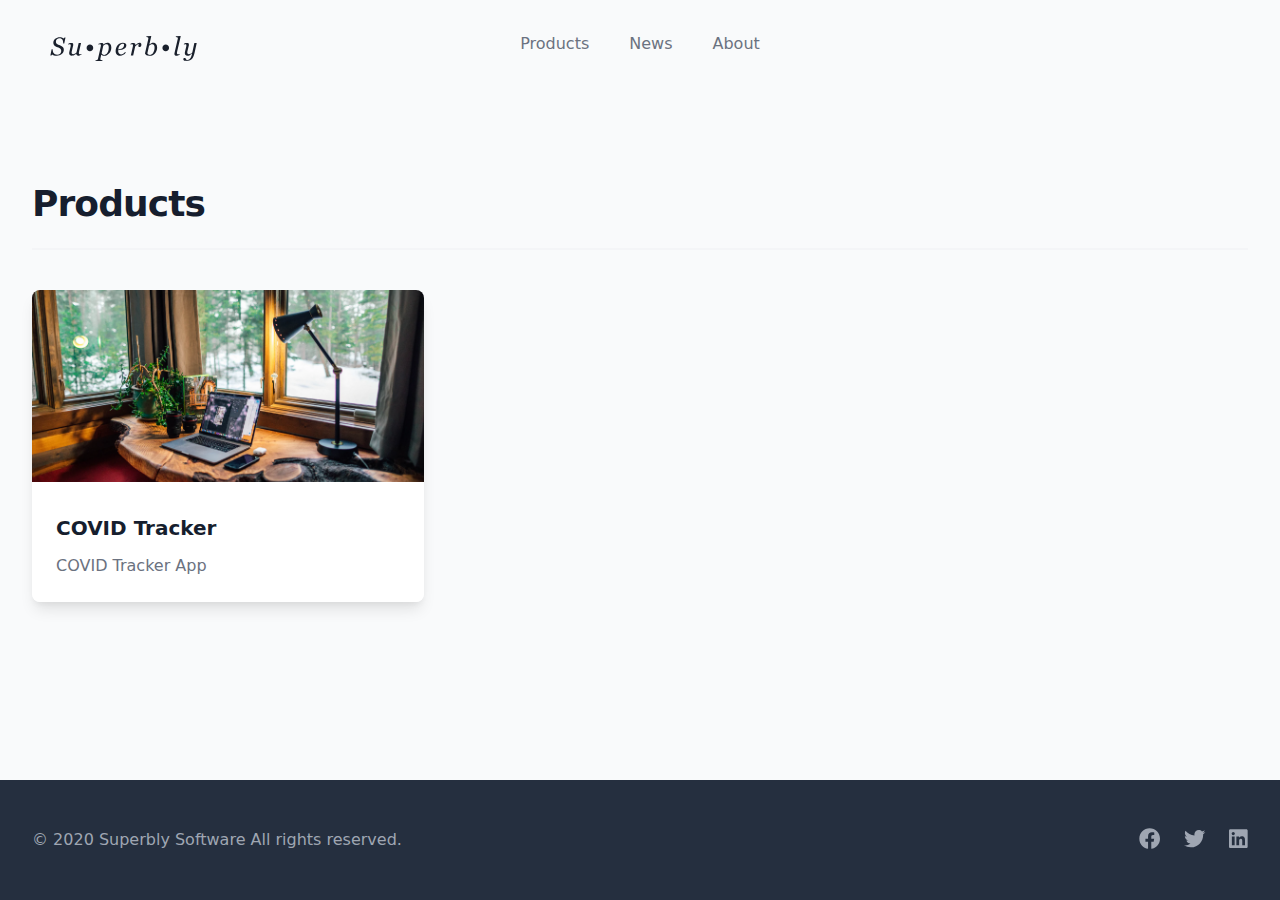
<file: products/index.html>
<!DOCTYPE html><html lang="en"><head><meta charSet="utf-8"/><meta http-equiv="x-ua-compatible" content="ie=edge"/><meta name="viewport" content="width=device-width, initial-scale=1, shrink-to-fit=no"/><style data-href="/styles.a8fcb925f70e641a6b0a.css">/*! normalize.css v8.0.1 | MIT License | github.com/necolas/normalize.css */html{line-height:1.15;-webkit-text-size-adjust:100%}body{margin:0}main{display:block}h1{font-size:2em;margin:.67em 0}hr{box-sizing:content-box;height:0;overflow:visible}pre{font-family:monospace,monospace;font-size:1em}a{background-color:transparent}abbr[title]{border-bottom:none;text-decoration:underline;-webkit-text-decoration:underline dotted;text-decoration:underline dotted}b,strong{font-weight:bolder}code,kbd,samp{font-family:monospace,monospace;font-size:1em}small{font-size:80%}sub,sup{font-size:75%;line-height:0;position:relative;vertical-align:baseline}sub{bottom:-.25em}sup{top:-.5em}img{border-style:none}button,input,optgroup,select,textarea{font-family:inherit;font-size:100%;line-height:1.15;margin:0}button,input{overflow:visible}button,select{text-transform:none}[type=button],button{-webkit-appearance:button}[type=button]::-moz-focus-inner,button::-moz-focus-inner{border-style:none;padding:0}[type=button]:-moz-focusring,button:-moz-focusring{outline:1px dotted ButtonText}fieldset{padding:.35em .75em .625em}legend{box-sizing:border-box;color:inherit;display:table;max-width:100%;padding:0;white-space:normal}progress{vertical-align:baseline}textarea{overflow:auto}details{display:block}summary{display:list-item}[hidden],template{display:none}blockquote,dd,dl,figure,h1,h2,h3,h4,h5,h6,hr,p,pre{margin:0}button{background-color:transparent;background-image:none}button:focus{outline:1px dotted;outline:5px auto -webkit-focus-ring-color}fieldset,ol,ul{margin:0;padding:0}ol,ul{list-style:none}html{font-family:system-ui,-apple-system,BlinkMacSystemFont,Segoe UI,Roboto,Helvetica Neue,Arial,Noto Sans,sans-serif,Apple Color Emoji,Segoe UI Emoji,Segoe UI Symbol,Noto Color Emoji;line-height:1.5}*,:after,:before{box-sizing:border-box;border:0 solid #d2d6dc}hr{border-top-width:1px}img{border-style:solid}textarea{resize:vertical}input::-moz-placeholder,textarea::-moz-placeholder{color:#a0aec0}input:-ms-input-placeholder,textarea:-ms-input-placeholder{color:#a0aec0}input::placeholder,textarea::placeholder{color:#a0aec0}[role=button],button{cursor:pointer}table{border-collapse:collapse}h1,h2,h3,h4,h5,h6{font-size:inherit;font-weight:inherit}a{color:inherit;text-decoration:inherit}button,input,optgroup,select,textarea{padding:0;line-height:inherit;color:inherit}code,kbd,pre,samp{font-family:Menlo,Monaco,Consolas,Liberation Mono,Courier New,monospace}audio,canvas,embed,iframe,img,object,svg,video{display:block;vertical-align:middle}img,video{max-width:100%;height:auto}.prose{color:#374151;max-width:65ch}.prose a{color:#5850ec;text-decoration:none;font-weight:600}.prose strong{color:#161e2e;font-weight:600}.prose ol{counter-reset:list-counter;margin-top:1.25em;margin-bottom:1.25em}.prose ol>li{position:relative;counter-increment:list-counter;padding-left:1.75em}.prose ol>li:before{content:counter(list-counter) ".";position:absolute;font-weight:400;color:#6b7280}.prose ul>li{position:relative;padding-left:1.75em}.prose ul>li:before{content:"";position:absolute;background-color:#d2d6dc;border-radius:50%;width:.375em;height:.375em;top:.6875em;left:.25em}.prose hr{border-color:#e5e7eb;border-top-width:1px;margin-top:3em;margin-bottom:3em}.prose blockquote{font-weight:500;font-style:italic;color:#161e2e;border-left-width:.25rem;border-left-color:#e5e7eb;quotes:"\201C""\201D""\2018""\2019";margin-top:1.6em;margin-bottom:1.6em;padding-left:1em}.prose blockquote p:first-of-type:before{content:open-quote}.prose blockquote p:last-of-type:after{content:close-quote}.prose h1{color:#1a202c;font-weight:800;font-size:2.25em;margin-top:0;margin-bottom:.8888889em;line-height:1.1111111}.prose h2{color:#1a202c;font-weight:700;font-size:1.5em;margin-top:2em;margin-bottom:1em;line-height:1.3333333}.prose h3{font-size:1.25em;margin-top:1.6em;margin-bottom:.6em;line-height:1.6}.prose h3,.prose h4{color:#1a202c;font-weight:600}.prose h4{margin-top:1.5em;margin-bottom:.5em;line-height:1.5}.prose figure figcaption{color:#6b7280;font-size:.875em;line-height:1.4285714;margin-top:.8571429em}.prose code{color:#161e2e;font-weight:600;font-size:.875em}.prose code:after,.prose code:before{content:"`"}.prose pre{color:#e5e7eb;background-color:#252f3f;overflow-x:auto;font-size:.875em;line-height:1.7142857;margin-top:1.7142857em;margin-bottom:1.7142857em;border-radius:.375rem;padding:.8571429em 1.1428571em}.prose pre code{background-color:transparent;border-width:0;border-radius:0;padding:0;font-weight:400;color:inherit;font-size:inherit;font-family:inherit;line-height:inherit}.prose pre code:after,.prose pre code:before{content:""}.prose table{width:100%;table-layout:auto;text-align:left;margin-top:2em;margin-bottom:2em;font-size:.875em;line-height:1.7142857}.prose thead{color:#161e2e;font-weight:600;border-bottom-width:1px;border-bottom-color:#d2d6dc}.prose thead th{vertical-align:bottom;padding-right:.5714286em;padding-bottom:.5714286em;padding-left:.5714286em}.prose tbody tr{border-bottom-width:1px;border-bottom-color:#e5e7eb}.prose tbody tr:last-child{border-bottom-width:0}.prose tbody td{vertical-align:top;padding:.5714286em}.prose{font-size:1rem;line-height:1.75}.prose p{margin-top:1.25em;margin-bottom:1.25em}.prose figure,.prose img,.prose video{margin-top:2em;margin-bottom:2em}.prose figure>*{margin-top:0;margin-bottom:0}.prose h2 code{font-size:.875em}.prose h3 code{font-size:.9em}.prose ul{margin-top:1.25em;margin-bottom:1.25em}.prose li{margin-top:.5em;margin-bottom:.5em}.prose ol>li:before{left:0}.prose>ul>li p{margin-top:.75em;margin-bottom:.75em}.prose>ul>li>:first-child{margin-top:1.25em}.prose>ul>li>:last-child{margin-bottom:1.25em}.prose>ol>li>:first-child{margin-top:1.25em}.prose>ol>li>:last-child{margin-bottom:1.25em}.prose ol ol,.prose ol ul,.prose ul ol,.prose ul ul{margin-top:.75em;margin-bottom:.75em}.prose h2+*,.prose h3+*,.prose h4+*,.prose hr+*{margin-top:0}.prose thead th:first-child{padding-left:0}.prose thead th:last-child{padding-right:0}.prose tbody td:first-child{padding-left:0}.prose tbody td:last-child{padding-right:0}.prose>:first-child{margin-top:0}.prose>:last-child{margin-bottom:0}.prose h1,.prose h2,.prose h3,.prose h4{color:#161e2e}.prose-lg{font-size:1.125rem;line-height:1.7777778}.prose-lg p{margin-top:1.3333333em;margin-bottom:1.3333333em}.prose-lg blockquote{margin-top:1.6666667em;margin-bottom:1.6666667em;padding-left:1em}.prose-lg h1{font-size:2.6666667em;margin-top:0;margin-bottom:.8333333em;line-height:1}.prose-lg h2{font-size:1.6666667em;margin-top:1.8666667em;margin-bottom:1.0666667em;line-height:1.3333333}.prose-lg h3{font-size:1.3333333em;margin-top:1.6666667em;margin-bottom:.6666667em;line-height:1.5}.prose-lg h4{margin-top:1.7777778em;margin-bottom:.4444444em;line-height:1.5555556}.prose-lg figure,.prose-lg img,.prose-lg video{margin-top:1.7777778em;margin-bottom:1.7777778em}.prose-lg figure>*{margin-top:0;margin-bottom:0}.prose-lg figure figcaption{font-size:.8888889em;line-height:1.5;margin-top:1em}.prose-lg code{font-size:.8888889em}.prose-lg h2 code{font-size:.8666667em}.prose-lg h3 code{font-size:.875em}.prose-lg pre{font-size:.8888889em;line-height:1.75;margin-top:2em;margin-bottom:2em;border-radius:.375rem;padding:1em 1.5em}.prose-lg ol,.prose-lg ul{margin-top:1.3333333em;margin-bottom:1.3333333em}.prose-lg li{margin-top:.6666667em;margin-bottom:.6666667em}.prose-lg ol>li{padding-left:1.6666667em}.prose-lg ol>li:before{left:0}.prose-lg ul>li{padding-left:1.6666667em}.prose-lg ul>li:before{width:.3333333em;height:.3333333em;top:.72222em;left:.2222222em}.prose-lg>ul>li p{margin-top:.8888889em;margin-bottom:.8888889em}.prose-lg>ul>li>:first-child{margin-top:1.3333333em}.prose-lg>ul>li>:last-child{margin-bottom:1.3333333em}.prose-lg>ol>li>:first-child{margin-top:1.3333333em}.prose-lg>ol>li>:last-child{margin-bottom:1.3333333em}.prose-lg ol ol,.prose-lg ol ul,.prose-lg ul ol,.prose-lg ul ul{margin-top:.8888889em;margin-bottom:.8888889em}.prose-lg hr{margin-top:3.1111111em;margin-bottom:3.1111111em}.prose-lg h2+*,.prose-lg h3+*,.prose-lg h4+*,.prose-lg hr+*{margin-top:0}.prose-lg table{font-size:.8888889em;line-height:1.5}.prose-lg thead th{padding-right:.75em;padding-bottom:.75em;padding-left:.75em}.prose-lg thead th:first-child{padding-left:0}.prose-lg thead th:last-child{padding-right:0}.prose-lg tbody td{padding:.75em}.prose-lg tbody td:first-child{padding-left:0}.prose-lg tbody td:last-child{padding-right:0}.prose-lg>:first-child{margin-top:0}.prose-lg>:last-child{margin-bottom:0}.space-y-1>:not(template)~:not(template){--space-y-reverse:0;margin-top:calc(0.25rem*(1 - var(--space-y-reverse)));margin-bottom:calc(0.25rem*var(--space-y-reverse))}.space-y-4>:not(template)~:not(template){--space-y-reverse:0;margin-top:calc(1rem*(1 - var(--space-y-reverse)));margin-bottom:calc(1rem*var(--space-y-reverse))}.sr-only{position:absolute;width:1px;height:1px;padding:0;margin:-1px;overflow:hidden;clip:rect(0,0,0,0);white-space:nowrap;border-width:0}.bg-white{--bg-opacity:1;background-color:#fff;background-color:rgba(255,255,255,var(--bg-opacity))}.bg-gray-50{--bg-opacity:1;background-color:#f9fafb;background-color:rgba(249,250,251,var(--bg-opacity))}.bg-gray-800{--bg-opacity:1;background-color:#252f3f;background-color:rgba(37,47,63,var(--bg-opacity))}.hover\:bg-gray-50:hover{--bg-opacity:1;background-color:#f9fafb;background-color:rgba(249,250,251,var(--bg-opacity))}.hover\:bg-gray-100:hover{--bg-opacity:1;background-color:#f4f5f7;background-color:rgba(244,245,247,var(--bg-opacity))}.focus\:bg-gray-50:focus{--bg-opacity:1;background-color:#f9fafb;background-color:rgba(249,250,251,var(--bg-opacity))}.focus\:bg-gray-100:focus{--bg-opacity:1;background-color:#f4f5f7;background-color:rgba(244,245,247,var(--bg-opacity))}.border-gray-100{--border-opacity:1;border-color:#f4f5f7;border-color:rgba(244,245,247,var(--border-opacity))}.rounded-md{border-radius:.375rem}.rounded-lg{border-radius:.5rem}.border-t-2{border-top-width:2px}.block{display:block}.flex{display:flex}.inline-flex{display:inline-flex}.table{display:table}.grid{display:grid}.hidden{display:none}.flex-col{flex-direction:column}.items-center{align-items:center}.justify-center{justify-content:center}.justify-between{justify-content:space-between}.flex-1{flex:1 1 0%}.flex-grow{flex-grow:1}.flex-shrink-0{flex-shrink:0}.font-medium{font-weight:500}.font-semibold{font-weight:600}.font-extrabold{font-weight:800}.h-8{height:2rem}.h-48{height:12rem}.h-full{height:100%}.text-sm{font-size:.875rem}.text-base{font-size:1rem}.text-lg{font-size:1.125rem}.text-xl{font-size:1.25rem}.text-2xl{font-size:1.5rem}.text-3xl{font-size:1.875rem}.text-4xl{font-size:2.25rem}.leading-5{line-height:1.25rem}.leading-6{line-height:1.5rem}.leading-7{line-height:1.75rem}.leading-8{line-height:2rem}.leading-9{line-height:2.25rem}.leading-10{line-height:2.5rem}.mx-auto{margin-left:auto;margin-right:auto}.mt-1{margin-top:.25rem}.mt-2{margin-top:.5rem}.mt-3{margin-top:.75rem}.mt-4{margin-top:1rem}.mt-6{margin-top:1.5rem}.mb-6{margin-bottom:1.5rem}.ml-6{margin-left:1.5rem}.mt-8{margin-top:2rem}.mb-8{margin-bottom:2rem}.-mr-2{margin-right:-.5rem}.max-w-md{max-width:28rem}.max-w-lg{max-width:32rem}.max-w-3xl{max-width:48rem}.max-w-7xl{max-width:80rem}.max-w-prose{max-width:65ch}.max-w-screen-xl{max-width:1280px}.min-h-screen{min-height:100vh}.object-cover{-o-object-fit:cover;object-fit:cover}.opacity-0{opacity:0}.opacity-100{opacity:1}.focus\:outline-none:focus{outline:0}.overflow-hidden{overflow:hidden}.p-2{padding:.5rem}.p-6{padding:1.5rem}.py-2{padding-top:.5rem;padding-bottom:.5rem}.px-2{padding-left:.5rem;padding-right:.5rem}.px-3{padding-left:.75rem;padding-right:.75rem}.px-4{padding-left:1rem;padding-right:1rem}.px-5{padding-left:1.25rem;padding-right:1.25rem}.py-6{padding-top:1.5rem;padding-bottom:1.5rem}.py-10{padding-top:2.5rem;padding-bottom:2.5rem}.py-12{padding-top:3rem;padding-bottom:3rem}.py-16{padding-top:4rem;padding-bottom:4rem}.pt-2{padding-top:.5rem}.pb-3{padding-bottom:.75rem}.pt-4{padding-top:1rem}.pt-10{padding-top:2.5rem}.pb-12{padding-bottom:3rem}.pt-16{padding-top:4rem}.pb-20{padding-bottom:5rem}.pb-2\/3{padding-bottom:66.666667%}.static{position:static}.fixed{position:fixed}.absolute{position:absolute}.relative{position:relative}.inset-0{top:0;bottom:0}.inset-0,.inset-x-0{right:0;left:0}.top-0{top:0}.resize{resize:both}.shadow-xs{box-shadow:0 0 0 1px rgba(0,0,0,.05)}.shadow{box-shadow:0 1px 3px 0 rgba(0,0,0,.1),0 1px 2px 0 rgba(0,0,0,.06)}.shadow-lg{box-shadow:0 10px 15px -3px rgba(0,0,0,.1),0 4px 6px -2px rgba(0,0,0,.05)}.text-center{text-align:center}.text-gray-400{--text-opacity:1;color:#9fa6b2;color:rgba(159,166,178,var(--text-opacity))}.text-gray-500{--text-opacity:1;color:#6b7280;color:rgba(107,114,128,var(--text-opacity))}.text-gray-700{--text-opacity:1;color:#374151;color:rgba(55,65,81,var(--text-opacity))}.text-gray-900{--text-opacity:1;color:#161e2e;color:rgba(22,30,46,var(--text-opacity))}.text-indigo-600{--text-opacity:1;color:#5850ec;color:rgba(88,80,236,var(--text-opacity))}.hover\:text-gray-500:hover{--text-opacity:1;color:#6b7280;color:rgba(107,114,128,var(--text-opacity))}.hover\:text-gray-900:hover{--text-opacity:1;color:#161e2e;color:rgba(22,30,46,var(--text-opacity))}.hover\:text-indigo-500:hover{--text-opacity:1;color:#6875f5;color:rgba(104,117,245,var(--text-opacity))}.focus\:text-gray-500:focus{--text-opacity:1;color:#6b7280;color:rgba(107,114,128,var(--text-opacity))}.focus\:text-gray-900:focus{--text-opacity:1;color:#161e2e;color:rgba(22,30,46,var(--text-opacity))}.tracking-tight{letter-spacing:-.025em}.w-auto{width:auto}.w-full{width:100%}.gap-5{grid-gap:1.25rem;gap:1.25rem}.gap-16{grid-gap:4rem;gap:4rem}.transform{--transform-translate-x:0;--transform-translate-y:0;--transform-rotate:0;--transform-skew-x:0;--transform-skew-y:0;--transform-scale-x:1;--transform-scale-y:1;transform:translateX(var(--transform-translate-x)) translateY(var(--transform-translate-y)) rotate(var(--transform-rotate)) skewX(var(--transform-skew-x)) skewY(var(--transform-skew-y)) scaleX(var(--transform-scale-x)) scaleY(var(--transform-scale-y))}.origin-top-right{transform-origin:top right}.scale-95{--transform-scale-x:.95;--transform-scale-y:.95}.scale-100{--transform-scale-x:1;--transform-scale-y:1}.transition{transition-property:background-color,border-color,color,fill,stroke,opacity,box-shadow,transform}.ease-in{transition-timing-function:cubic-bezier(.4,0,1,1)}.ease-out{transition-timing-function:cubic-bezier(0,0,.2,1)}.ease-in-out{transition-timing-function:cubic-bezier(.4,0,.2,1)}.duration-100{transition-duration:.1s}.duration-150{transition-duration:.15s}@-webkit-keyframes spin{to{transform:rotate(1turn)}}@keyframes spin{to{transform:rotate(1turn)}}@-webkit-keyframes ping{75%,to{transform:scale(2);opacity:0}}@keyframes ping{75%,to{transform:scale(2);opacity:0}}@-webkit-keyframes pulse{50%{opacity:.5}}@keyframes pulse{50%{opacity:.5}}@-webkit-keyframes bounce{0%,to{transform:translateY(-25%);-webkit-animation-timing-function:cubic-bezier(.8,0,1,1);animation-timing-function:cubic-bezier(.8,0,1,1)}50%{transform:none;-webkit-animation-timing-function:cubic-bezier(0,0,.2,1);animation-timing-function:cubic-bezier(0,0,.2,1)}}@keyframes bounce{0%,to{transform:translateY(-25%);-webkit-animation-timing-function:cubic-bezier(.8,0,1,1);animation-timing-function:cubic-bezier(.8,0,1,1)}50%{transform:none;-webkit-animation-timing-function:cubic-bezier(0,0,.2,1);animation-timing-function:cubic-bezier(0,0,.2,1)}}@media (min-width:640px){.sm\:space-y-0>:not(template)~:not(template){--space-y-reverse:0;margin-top:calc(0px*(1 - var(--space-y-reverse)));margin-bottom:calc(0px*var(--space-y-reverse))}.sm\:grid{display:grid}.sm\:h-10{height:2.5rem}.sm\:text-lg{font-size:1.125rem}.sm\:text-4xl{font-size:2.25rem}.sm\:text-5xl{font-size:3rem}.sm\:leading-10{line-height:2.5rem}.sm\:leading-none{line-height:1}.sm\:px-6{padding-left:1.5rem;padding-right:1.5rem}.sm\:pt-2\/3{padding-top:66.666667%}.sm\:gap-6{grid-gap:1.5rem;gap:1.5rem}.sm\:grid-cols-3{grid-template-columns:repeat(3,minmax(0,1fr))}.sm\:col-span-2{grid-column:span 2/span 2}}@media (min-width:768px){.md\:space-x-10>:not(template)~:not(template){--space-x-reverse:0;margin-right:calc(2.5rem*var(--space-x-reverse));margin-left:calc(2.5rem*(1 - var(--space-x-reverse)))}.md\:flex{display:flex}.md\:hidden{display:none}.md\:items-center{align-items:center}.md\:justify-start{justify-content:flex-start}.md\:justify-center{justify-content:center}.md\:justify-between{justify-content:space-between}.md\:order-1{order:1}.md\:order-2{order:2}.md\:text-xl{font-size:1.25rem}.md\:text-6xl{font-size:4rem}.md\:mt-0{margin-top:0}.md\:mt-5{margin-top:1.25rem}.md\:mt-10{margin-top:2.5rem}.md\:max-w-3xl{max-width:48rem}.md\:pb-24{padding-bottom:6rem}.md\:absolute{position:absolute}.md\:inset-y-0{top:0;bottom:0}.md\:left-0{left:0}.md\:w-auto{width:auto}}@media (min-width:1024px){.lg\:space-y-0>:not(template)~:not(template){--space-y-reverse:0;margin-top:calc(0px*(1 - var(--space-y-reverse)));margin-bottom:calc(0px*var(--space-y-reverse))}.lg\:grid{display:grid}.lg\:items-start{align-items:flex-start}.lg\:mt-14{margin-top:3.5rem}.lg\:max-w-none{max-width:none}.lg\:max-w-7xl{max-width:80rem}.lg\:px-8{padding-left:2rem;padding-right:2rem}.lg\:pb-20{padding-bottom:5rem}.lg\:pt-24{padding-top:6rem}.lg\:pb-28{padding-bottom:7rem}.lg\:gap-8{grid-gap:2rem;gap:2rem}.lg\:gap-x-8{grid-column-gap:2rem;-moz-column-gap:2rem;column-gap:2rem}.lg\:gap-y-12{grid-row-gap:3rem;row-gap:3rem}.lg\:grid-cols-2{grid-template-columns:repeat(2,minmax(0,1fr))}.lg\:grid-cols-3{grid-template-columns:repeat(3,minmax(0,1fr))}}</style><meta name="generator" content="Gatsby 2.24.72"/><link rel="canonical" href="https://www.superblysoftware.com/products/" data-baseprotocol="https:" data-basehost="www.superblysoftware.com"/><link rel="icon" href="/favicon.svg?v=83627c10ba1d7b593bd1ed4f5b2f2840" type="image/svg+xml"/><link rel="icon" href="/favicon-32x32.png?v=83627c10ba1d7b593bd1ed4f5b2f2840" type="image/png"/><link rel="manifest" href="/manifest.webmanifest" crossorigin="anonymous"/><meta name="theme-color" content="#5850ec"/><link rel="apple-touch-icon" sizes="48x48" href="/icons/icon-48x48.png?v=83627c10ba1d7b593bd1ed4f5b2f2840"/><link rel="apple-touch-icon" sizes="72x72" href="/icons/icon-72x72.png?v=83627c10ba1d7b593bd1ed4f5b2f2840"/><link rel="apple-touch-icon" sizes="96x96" href="/icons/icon-96x96.png?v=83627c10ba1d7b593bd1ed4f5b2f2840"/><link rel="apple-touch-icon" sizes="144x144" href="/icons/icon-144x144.png?v=83627c10ba1d7b593bd1ed4f5b2f2840"/><link rel="apple-touch-icon" sizes="192x192" href="/icons/icon-192x192.png?v=83627c10ba1d7b593bd1ed4f5b2f2840"/><link rel="apple-touch-icon" sizes="256x256" href="/icons/icon-256x256.png?v=83627c10ba1d7b593bd1ed4f5b2f2840"/><link rel="apple-touch-icon" sizes="384x384" href="/icons/icon-384x384.png?v=83627c10ba1d7b593bd1ed4f5b2f2840"/><link rel="apple-touch-icon" sizes="512x512" href="/icons/icon-512x512.png?v=83627c10ba1d7b593bd1ed4f5b2f2840"/><title data-react-helmet="true">Products | Superbly Software</title><meta data-react-helmet="true" name="description" content="Superbly Software is a software company that aims to create extraordinary work. Not just any work, Extraordinary Work! We here at Superbly Software strive not only to create products that are intuitive and useful for everyone to use, we aim to create products that change the world. Please join us in our adventure."/><meta data-react-helmet="true" property="og:title" content="Products"/><meta data-react-helmet="true" property="og:description" content="Superbly Software is a software company that aims to create extraordinary work. Not just any work, Extraordinary Work! We here at Superbly Software strive not only to create products that are intuitive and useful for everyone to use, we aim to create products that change the world. Please join us in our adventure."/><meta data-react-helmet="true" property="og:type" content="website"/><meta data-react-helmet="true" name="twitter:card" content="summary"/><meta data-react-helmet="true" name="twitter:creator" content="@superblysoft"/><meta data-react-helmet="true" name="twitter:title" content="Products"/><meta data-react-helmet="true" name="twitter:description" content="Superbly Software is a software company that aims to create extraordinary work. Not just any work, Extraordinary Work! We here at Superbly Software strive not only to create products that are intuitive and useful for everyone to use, we aim to create products that change the world. Please join us in our adventure."/><link as="script" rel="preload" href="/webpack-runtime-0482a33d6c2303c054ce.js"/><link as="script" rel="preload" href="/styles-e383b929d2d4095ae339.js"/><link as="script" rel="preload" href="/framework-81279cacaab4bdba7685.js"/><link as="script" rel="preload" href="/app-ea7d7ea5566be1dfdab3.js"/><link as="script" rel="preload" href="/cb1608f2-13120567d7f0fd079072.js"/><link as="script" rel="preload" href="/a9a7754c-8638d155fd2985b59a67.js"/><link as="script" rel="preload" href="/commons-015cae7e75fbfa563dbe.js"/><link as="script" rel="preload" href="/component---src-pages-products-index-tsx-b9fdb3fdbc637e39e311.js"/><link as="fetch" rel="preload" href="/page-data/products/page-data.json" crossorigin="anonymous"/><link as="fetch" rel="preload" href="/page-data/sq/d/362735711.json" crossorigin="anonymous"/><link as="fetch" rel="preload" href="/page-data/app-data.json" crossorigin="anonymous"/></head><body><div id="___gatsby"><div style="outline:none" tabindex="-1" id="gatsby-focus-wrapper"><div class="flex flex-col min-h-screen bg-gray-50"><header class="relative px-4 py-6 sm:px-6 md:justify-start md:space-x-10"><div class="max-w-screen-xl mx-auto px-4 sm:px-6"><nav class="relative flex items-center justify-between sm:h-10 md:justify-center"><div class="flex items-center flex-1 md:absolute md:inset-y-0 md:left-0"><div class="flex items-center justify-between w-full md:w-auto"><a aria-label="Home" href="/"><img class="h-8 w-auto sm:h-10" src="/static/superbly-logo-395928230941f23eb921f9853cfbc734.svg" alt="Superbly Software"/></a><div class="-mr-2 flex items-center md:hidden"><button type="button" class="inline-flex items-center justify-center p-2 rounded-md text-gray-400 hover:text-gray-500 hover:bg-gray-100 focus:outline-none focus:bg-gray-100 focus:text-gray-500 transition duration-150 ease-in-out" id="main-menu" aria-label="Main menu" aria-haspopup="true"><svg aria-hidden="true" focusable="false" data-prefix="fas" data-icon="bars" class="svg-inline--fa fa-bars fa-w-14 fa-lg " role="img" xmlns="http://www.w3.org/2000/svg" viewBox="0 0 448 512"><path fill="currentColor" d="M16 132h416c8.837 0 16-7.163 16-16V76c0-8.837-7.163-16-16-16H16C7.163 60 0 67.163 0 76v40c0 8.837 7.163 16 16 16zm0 160h416c8.837 0 16-7.163 16-16v-40c0-8.837-7.163-16-16-16H16c-8.837 0-16 7.163-16 16v40c0 8.837 7.163 16 16 16zm0 160h416c8.837 0 16-7.163 16-16v-40c0-8.837-7.163-16-16-16H16c-8.837 0-16 7.163-16 16v40c0 8.837 7.163 16 16 16z"></path></svg></button></div></div></div><div class="hidden md:flex md:space-x-10"><a aria-current="page" class="font-medium text-gray-500 hover:text-gray-900 transition duration-150 ease-in-out" href="/products/">Products</a><a class="font-medium text-gray-500 hover:text-gray-900 transition duration-150 ease-in-out" href="/news/">News</a><a class="font-medium text-gray-500 hover:text-gray-900 transition duration-150 ease-in-out" href="/about/">About</a></div></nav></div></header><main class="flex flex-col flex-grow"><div class="pt-16 pb-20 px-4 sm:px-6 lg:pt-24 lg:pb-28 lg:px-8"><div class="relative max-w-7xl mx-auto"><h2 class="text-3xl leading-9 tracking-tight font-extrabold text-gray-900 sm:text-4xl sm:leading-10">Products</h2><div class="mt-6 grid gap-5 max-w-lg mx-auto border-t-2 border-gray-100 pt-10 lg:grid-cols-3 lg:max-w-none"><article class="flex flex-col rounded-lg shadow-lg overflow-hidden"><div class="flex-shrink-0"><img class="h-48 w-full object-cover" src="/static/photo-1547586696-ea22b4d4235d-f14680e07e2ac3133a5e2f164de6b5e9.webp" alt="COVID Tracker"/></div><div class="flex-1 bg-white p-6 flex flex-col justify-between"><div class="flex-1"><a class="block" href="/products/covid-tracker"><header><h3 class="mt-2 text-xl leading-7 font-semibold text-gray-900">COVID Tracker</h3></header><section><p class="mt-3 text-base leading-6 text-gray-500">COVID Tracker App</p></section></a></div></div></article></div></div></div></main><footer class="bg-gray-800 text-gray-400"><div class="max-w-screen-xl mx-auto py-12 px-4 sm:px-6 md:flex md:items-center md:justify-between lg:px-8"><div class="flex justify-center md:order-2"><a href="https://www.facebook.com/superblysoftware" class="text-gray-400 hover:text-gray-500"><span class="sr-only">Facebook</span><svg aria-labelledby="svg-inline--fa-title-Ac3q4t6RO0yF" data-prefix="fab" data-icon="facebook" class="svg-inline--fa fa-facebook fa-w-16 fa-lg " role="img" xmlns="http://www.w3.org/2000/svg" viewBox="0 0 512 512"><title id="svg-inline--fa-title-Ac3q4t6RO0yF">Facebook</title><path fill="currentColor" d="M504 256C504 119 393 8 256 8S8 119 8 256c0 123.78 90.69 226.38 209.25 245V327.69h-63V256h63v-54.64c0-62.15 37-96.48 93.67-96.48 27.14 0 55.52 4.84 55.52 4.84v61h-31.28c-30.8 0-40.41 19.12-40.41 38.73V256h68.78l-11 71.69h-57.78V501C413.31 482.38 504 379.78 504 256z"></path></svg></a><a href="http://twitter.com/SuperblySoft" class="ml-6 text-gray-400 hover:text-gray-500"><span class="sr-only">Twitter</span><svg aria-labelledby="svg-inline--fa-title-ci6tUXiILMT9" data-prefix="fab" data-icon="twitter" class="svg-inline--fa fa-twitter fa-w-16 fa-lg " role="img" xmlns="http://www.w3.org/2000/svg" viewBox="0 0 512 512"><title id="svg-inline--fa-title-ci6tUXiILMT9">Twitter</title><path fill="currentColor" d="M459.37 151.716c.325 4.548.325 9.097.325 13.645 0 138.72-105.583 298.558-298.558 298.558-59.452 0-114.68-17.219-161.137-47.106 8.447.974 16.568 1.299 25.34 1.299 49.055 0 94.213-16.568 130.274-44.832-46.132-.975-84.792-31.188-98.112-72.772 6.498.974 12.995 1.624 19.818 1.624 9.421 0 18.843-1.3 27.614-3.573-48.081-9.747-84.143-51.98-84.143-102.985v-1.299c13.969 7.797 30.214 12.67 47.431 13.319-28.264-18.843-46.781-51.005-46.781-87.391 0-19.492 5.197-37.36 14.294-52.954 51.655 63.675 129.3 105.258 216.365 109.807-1.624-7.797-2.599-15.918-2.599-24.04 0-57.828 46.782-104.934 104.934-104.934 30.213 0 57.502 12.67 76.67 33.137 23.715-4.548 46.456-13.32 66.599-25.34-7.798 24.366-24.366 44.833-46.132 57.827 21.117-2.273 41.584-8.122 60.426-16.243-14.292 20.791-32.161 39.308-52.628 54.253z"></path></svg></a><a href="https://www.linkedin.com/company/superbly-software" class="ml-6 text-gray-400 hover:text-gray-500"><span class="sr-only">LinkedIn</span><svg aria-labelledby="svg-inline--fa-title-jxm27g03TmZl" data-prefix="fab" data-icon="linkedin" class="svg-inline--fa fa-linkedin fa-w-14 fa-lg " role="img" xmlns="http://www.w3.org/2000/svg" viewBox="0 0 448 512"><title id="svg-inline--fa-title-jxm27g03TmZl">LinkedIn</title><path fill="currentColor" d="M416 32H31.9C14.3 32 0 46.5 0 64.3v383.4C0 465.5 14.3 480 31.9 480H416c17.6 0 32-14.5 32-32.3V64.3c0-17.8-14.4-32.3-32-32.3zM135.4 416H69V202.2h66.5V416zm-33.2-243c-21.3 0-38.5-17.3-38.5-38.5S80.9 96 102.2 96c21.2 0 38.5 17.3 38.5 38.5 0 21.3-17.2 38.5-38.5 38.5zm282.1 243h-66.4V312c0-24.8-.5-56.7-34.5-56.7-34.6 0-39.9 27-39.9 54.9V416h-66.4V202.2h63.7v29.2h.9c8.9-16.8 30.6-34.5 62.9-34.5 67.2 0 79.7 44.3 79.7 101.9V416z"></path></svg></a></div><div class="mt-8 md:mt-0 md:order-1"><p class="text-center text-base leading-6">© <!-- -->2020<!-- --> <!-- -->Superbly Software<!-- --> All rights reserved.</p></div></div></footer></div></div><div id="gatsby-announcer" style="position:absolute;top:0;width:1px;height:1px;padding:0;overflow:hidden;clip:rect(0, 0, 0, 0);white-space:nowrap;border:0" aria-live="assertive" aria-atomic="true"></div></div><script id="gatsby-script-loader">/*<![CDATA[*/window.pagePath="/products/";/*]]>*/</script><script id="gatsby-chunk-mapping">/*<![CDATA[*/window.___chunkMapping={"polyfill":["/polyfill-bdf3c41affce5f48230e.js"],"app":["/app-ea7d7ea5566be1dfdab3.js"],"component---src-pages-404-tsx":["/component---src-pages-404-tsx-76ed649378ae1454c9b0.js"],"component---src-pages-about-tsx":["/component---src-pages-about-tsx-c40546fd6ac62917aaaa.js"],"component---src-pages-index-tsx":["/component---src-pages-index-tsx-e1c9f03d3fb30584fda3.js"],"component---src-pages-news-index-tsx":["/component---src-pages-news-index-tsx-47ad30bd778292ca214c.js"],"component---src-pages-products-index-tsx":["/component---src-pages-products-index-tsx-b9fdb3fdbc637e39e311.js"],"component---src-templates-news-article-tsx":["/component---src-templates-news-article-tsx-3045bac23614434284aa.js"],"component---src-templates-product-page-tsx":["/component---src-templates-product-page-tsx-557254af6122cdc25179.js"]};/*]]>*/</script><script src="/polyfill-bdf3c41affce5f48230e.js" nomodule=""></script><script src="/component---src-pages-products-index-tsx-b9fdb3fdbc637e39e311.js" async=""></script><script src="/commons-015cae7e75fbfa563dbe.js" async=""></script><script src="/a9a7754c-8638d155fd2985b59a67.js" async=""></script><script src="/cb1608f2-13120567d7f0fd079072.js" async=""></script><script src="/app-ea7d7ea5566be1dfdab3.js" async=""></script><script src="/framework-81279cacaab4bdba7685.js" async=""></script><script src="/styles-e383b929d2d4095ae339.js" async=""></script><script src="/webpack-runtime-0482a33d6c2303c054ce.js" async=""></script></body></html>
</file>
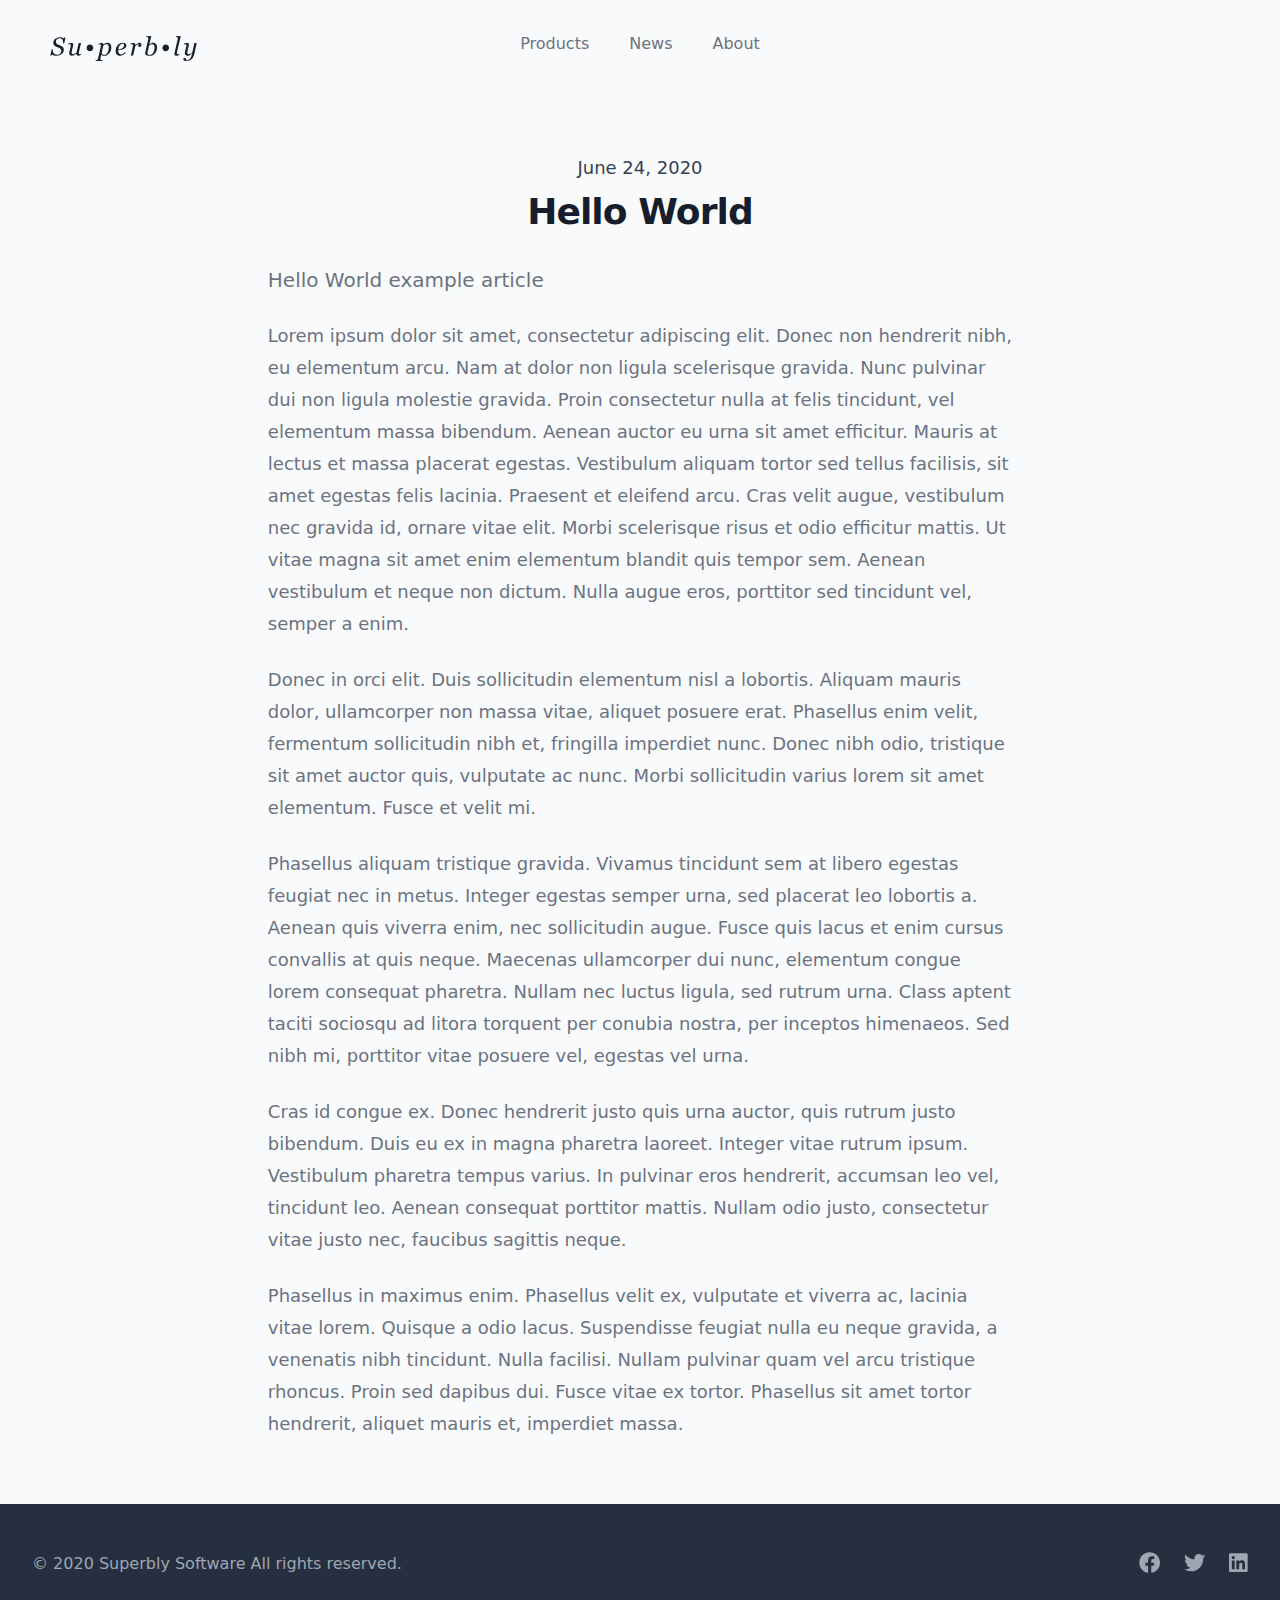
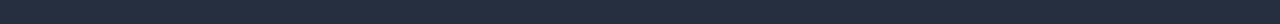
<file: news/hello-world/index.html>
<!DOCTYPE html><html lang="en"><head><meta charSet="utf-8"/><meta http-equiv="x-ua-compatible" content="ie=edge"/><meta name="viewport" content="width=device-width, initial-scale=1, shrink-to-fit=no"/><style data-href="/styles.a8fcb925f70e641a6b0a.css">/*! normalize.css v8.0.1 | MIT License | github.com/necolas/normalize.css */html{line-height:1.15;-webkit-text-size-adjust:100%}body{margin:0}main{display:block}h1{font-size:2em;margin:.67em 0}hr{box-sizing:content-box;height:0;overflow:visible}pre{font-family:monospace,monospace;font-size:1em}a{background-color:transparent}abbr[title]{border-bottom:none;text-decoration:underline;-webkit-text-decoration:underline dotted;text-decoration:underline dotted}b,strong{font-weight:bolder}code,kbd,samp{font-family:monospace,monospace;font-size:1em}small{font-size:80%}sub,sup{font-size:75%;line-height:0;position:relative;vertical-align:baseline}sub{bottom:-.25em}sup{top:-.5em}img{border-style:none}button,input,optgroup,select,textarea{font-family:inherit;font-size:100%;line-height:1.15;margin:0}button,input{overflow:visible}button,select{text-transform:none}[type=button],button{-webkit-appearance:button}[type=button]::-moz-focus-inner,button::-moz-focus-inner{border-style:none;padding:0}[type=button]:-moz-focusring,button:-moz-focusring{outline:1px dotted ButtonText}fieldset{padding:.35em .75em .625em}legend{box-sizing:border-box;color:inherit;display:table;max-width:100%;padding:0;white-space:normal}progress{vertical-align:baseline}textarea{overflow:auto}details{display:block}summary{display:list-item}[hidden],template{display:none}blockquote,dd,dl,figure,h1,h2,h3,h4,h5,h6,hr,p,pre{margin:0}button{background-color:transparent;background-image:none}button:focus{outline:1px dotted;outline:5px auto -webkit-focus-ring-color}fieldset,ol,ul{margin:0;padding:0}ol,ul{list-style:none}html{font-family:system-ui,-apple-system,BlinkMacSystemFont,Segoe UI,Roboto,Helvetica Neue,Arial,Noto Sans,sans-serif,Apple Color Emoji,Segoe UI Emoji,Segoe UI Symbol,Noto Color Emoji;line-height:1.5}*,:after,:before{box-sizing:border-box;border:0 solid #d2d6dc}hr{border-top-width:1px}img{border-style:solid}textarea{resize:vertical}input::-moz-placeholder,textarea::-moz-placeholder{color:#a0aec0}input:-ms-input-placeholder,textarea:-ms-input-placeholder{color:#a0aec0}input::placeholder,textarea::placeholder{color:#a0aec0}[role=button],button{cursor:pointer}table{border-collapse:collapse}h1,h2,h3,h4,h5,h6{font-size:inherit;font-weight:inherit}a{color:inherit;text-decoration:inherit}button,input,optgroup,select,textarea{padding:0;line-height:inherit;color:inherit}code,kbd,pre,samp{font-family:Menlo,Monaco,Consolas,Liberation Mono,Courier New,monospace}audio,canvas,embed,iframe,img,object,svg,video{display:block;vertical-align:middle}img,video{max-width:100%;height:auto}.prose{color:#374151;max-width:65ch}.prose a{color:#5850ec;text-decoration:none;font-weight:600}.prose strong{color:#161e2e;font-weight:600}.prose ol{counter-reset:list-counter;margin-top:1.25em;margin-bottom:1.25em}.prose ol>li{position:relative;counter-increment:list-counter;padding-left:1.75em}.prose ol>li:before{content:counter(list-counter) ".";position:absolute;font-weight:400;color:#6b7280}.prose ul>li{position:relative;padding-left:1.75em}.prose ul>li:before{content:"";position:absolute;background-color:#d2d6dc;border-radius:50%;width:.375em;height:.375em;top:.6875em;left:.25em}.prose hr{border-color:#e5e7eb;border-top-width:1px;margin-top:3em;margin-bottom:3em}.prose blockquote{font-weight:500;font-style:italic;color:#161e2e;border-left-width:.25rem;border-left-color:#e5e7eb;quotes:"\201C""\201D""\2018""\2019";margin-top:1.6em;margin-bottom:1.6em;padding-left:1em}.prose blockquote p:first-of-type:before{content:open-quote}.prose blockquote p:last-of-type:after{content:close-quote}.prose h1{color:#1a202c;font-weight:800;font-size:2.25em;margin-top:0;margin-bottom:.8888889em;line-height:1.1111111}.prose h2{color:#1a202c;font-weight:700;font-size:1.5em;margin-top:2em;margin-bottom:1em;line-height:1.3333333}.prose h3{font-size:1.25em;margin-top:1.6em;margin-bottom:.6em;line-height:1.6}.prose h3,.prose h4{color:#1a202c;font-weight:600}.prose h4{margin-top:1.5em;margin-bottom:.5em;line-height:1.5}.prose figure figcaption{color:#6b7280;font-size:.875em;line-height:1.4285714;margin-top:.8571429em}.prose code{color:#161e2e;font-weight:600;font-size:.875em}.prose code:after,.prose code:before{content:"`"}.prose pre{color:#e5e7eb;background-color:#252f3f;overflow-x:auto;font-size:.875em;line-height:1.7142857;margin-top:1.7142857em;margin-bottom:1.7142857em;border-radius:.375rem;padding:.8571429em 1.1428571em}.prose pre code{background-color:transparent;border-width:0;border-radius:0;padding:0;font-weight:400;color:inherit;font-size:inherit;font-family:inherit;line-height:inherit}.prose pre code:after,.prose pre code:before{content:""}.prose table{width:100%;table-layout:auto;text-align:left;margin-top:2em;margin-bottom:2em;font-size:.875em;line-height:1.7142857}.prose thead{color:#161e2e;font-weight:600;border-bottom-width:1px;border-bottom-color:#d2d6dc}.prose thead th{vertical-align:bottom;padding-right:.5714286em;padding-bottom:.5714286em;padding-left:.5714286em}.prose tbody tr{border-bottom-width:1px;border-bottom-color:#e5e7eb}.prose tbody tr:last-child{border-bottom-width:0}.prose tbody td{vertical-align:top;padding:.5714286em}.prose{font-size:1rem;line-height:1.75}.prose p{margin-top:1.25em;margin-bottom:1.25em}.prose figure,.prose img,.prose video{margin-top:2em;margin-bottom:2em}.prose figure>*{margin-top:0;margin-bottom:0}.prose h2 code{font-size:.875em}.prose h3 code{font-size:.9em}.prose ul{margin-top:1.25em;margin-bottom:1.25em}.prose li{margin-top:.5em;margin-bottom:.5em}.prose ol>li:before{left:0}.prose>ul>li p{margin-top:.75em;margin-bottom:.75em}.prose>ul>li>:first-child{margin-top:1.25em}.prose>ul>li>:last-child{margin-bottom:1.25em}.prose>ol>li>:first-child{margin-top:1.25em}.prose>ol>li>:last-child{margin-bottom:1.25em}.prose ol ol,.prose ol ul,.prose ul ol,.prose ul ul{margin-top:.75em;margin-bottom:.75em}.prose h2+*,.prose h3+*,.prose h4+*,.prose hr+*{margin-top:0}.prose thead th:first-child{padding-left:0}.prose thead th:last-child{padding-right:0}.prose tbody td:first-child{padding-left:0}.prose tbody td:last-child{padding-right:0}.prose>:first-child{margin-top:0}.prose>:last-child{margin-bottom:0}.prose h1,.prose h2,.prose h3,.prose h4{color:#161e2e}.prose-lg{font-size:1.125rem;line-height:1.7777778}.prose-lg p{margin-top:1.3333333em;margin-bottom:1.3333333em}.prose-lg blockquote{margin-top:1.6666667em;margin-bottom:1.6666667em;padding-left:1em}.prose-lg h1{font-size:2.6666667em;margin-top:0;margin-bottom:.8333333em;line-height:1}.prose-lg h2{font-size:1.6666667em;margin-top:1.8666667em;margin-bottom:1.0666667em;line-height:1.3333333}.prose-lg h3{font-size:1.3333333em;margin-top:1.6666667em;margin-bottom:.6666667em;line-height:1.5}.prose-lg h4{margin-top:1.7777778em;margin-bottom:.4444444em;line-height:1.5555556}.prose-lg figure,.prose-lg img,.prose-lg video{margin-top:1.7777778em;margin-bottom:1.7777778em}.prose-lg figure>*{margin-top:0;margin-bottom:0}.prose-lg figure figcaption{font-size:.8888889em;line-height:1.5;margin-top:1em}.prose-lg code{font-size:.8888889em}.prose-lg h2 code{font-size:.8666667em}.prose-lg h3 code{font-size:.875em}.prose-lg pre{font-size:.8888889em;line-height:1.75;margin-top:2em;margin-bottom:2em;border-radius:.375rem;padding:1em 1.5em}.prose-lg ol,.prose-lg ul{margin-top:1.3333333em;margin-bottom:1.3333333em}.prose-lg li{margin-top:.6666667em;margin-bottom:.6666667em}.prose-lg ol>li{padding-left:1.6666667em}.prose-lg ol>li:before{left:0}.prose-lg ul>li{padding-left:1.6666667em}.prose-lg ul>li:before{width:.3333333em;height:.3333333em;top:.72222em;left:.2222222em}.prose-lg>ul>li p{margin-top:.8888889em;margin-bottom:.8888889em}.prose-lg>ul>li>:first-child{margin-top:1.3333333em}.prose-lg>ul>li>:last-child{margin-bottom:1.3333333em}.prose-lg>ol>li>:first-child{margin-top:1.3333333em}.prose-lg>ol>li>:last-child{margin-bottom:1.3333333em}.prose-lg ol ol,.prose-lg ol ul,.prose-lg ul ol,.prose-lg ul ul{margin-top:.8888889em;margin-bottom:.8888889em}.prose-lg hr{margin-top:3.1111111em;margin-bottom:3.1111111em}.prose-lg h2+*,.prose-lg h3+*,.prose-lg h4+*,.prose-lg hr+*{margin-top:0}.prose-lg table{font-size:.8888889em;line-height:1.5}.prose-lg thead th{padding-right:.75em;padding-bottom:.75em;padding-left:.75em}.prose-lg thead th:first-child{padding-left:0}.prose-lg thead th:last-child{padding-right:0}.prose-lg tbody td{padding:.75em}.prose-lg tbody td:first-child{padding-left:0}.prose-lg tbody td:last-child{padding-right:0}.prose-lg>:first-child{margin-top:0}.prose-lg>:last-child{margin-bottom:0}.space-y-1>:not(template)~:not(template){--space-y-reverse:0;margin-top:calc(0.25rem*(1 - var(--space-y-reverse)));margin-bottom:calc(0.25rem*var(--space-y-reverse))}.space-y-4>:not(template)~:not(template){--space-y-reverse:0;margin-top:calc(1rem*(1 - var(--space-y-reverse)));margin-bottom:calc(1rem*var(--space-y-reverse))}.sr-only{position:absolute;width:1px;height:1px;padding:0;margin:-1px;overflow:hidden;clip:rect(0,0,0,0);white-space:nowrap;border-width:0}.bg-white{--bg-opacity:1;background-color:#fff;background-color:rgba(255,255,255,var(--bg-opacity))}.bg-gray-50{--bg-opacity:1;background-color:#f9fafb;background-color:rgba(249,250,251,var(--bg-opacity))}.bg-gray-800{--bg-opacity:1;background-color:#252f3f;background-color:rgba(37,47,63,var(--bg-opacity))}.hover\:bg-gray-50:hover{--bg-opacity:1;background-color:#f9fafb;background-color:rgba(249,250,251,var(--bg-opacity))}.hover\:bg-gray-100:hover{--bg-opacity:1;background-color:#f4f5f7;background-color:rgba(244,245,247,var(--bg-opacity))}.focus\:bg-gray-50:focus{--bg-opacity:1;background-color:#f9fafb;background-color:rgba(249,250,251,var(--bg-opacity))}.focus\:bg-gray-100:focus{--bg-opacity:1;background-color:#f4f5f7;background-color:rgba(244,245,247,var(--bg-opacity))}.border-gray-100{--border-opacity:1;border-color:#f4f5f7;border-color:rgba(244,245,247,var(--border-opacity))}.rounded-md{border-radius:.375rem}.rounded-lg{border-radius:.5rem}.border-t-2{border-top-width:2px}.block{display:block}.flex{display:flex}.inline-flex{display:inline-flex}.table{display:table}.grid{display:grid}.hidden{display:none}.flex-col{flex-direction:column}.items-center{align-items:center}.justify-center{justify-content:center}.justify-between{justify-content:space-between}.flex-1{flex:1 1 0%}.flex-grow{flex-grow:1}.flex-shrink-0{flex-shrink:0}.font-medium{font-weight:500}.font-semibold{font-weight:600}.font-extrabold{font-weight:800}.h-8{height:2rem}.h-48{height:12rem}.h-full{height:100%}.text-sm{font-size:.875rem}.text-base{font-size:1rem}.text-lg{font-size:1.125rem}.text-xl{font-size:1.25rem}.text-2xl{font-size:1.5rem}.text-3xl{font-size:1.875rem}.text-4xl{font-size:2.25rem}.leading-5{line-height:1.25rem}.leading-6{line-height:1.5rem}.leading-7{line-height:1.75rem}.leading-8{line-height:2rem}.leading-9{line-height:2.25rem}.leading-10{line-height:2.5rem}.mx-auto{margin-left:auto;margin-right:auto}.mt-1{margin-top:.25rem}.mt-2{margin-top:.5rem}.mt-3{margin-top:.75rem}.mt-4{margin-top:1rem}.mt-6{margin-top:1.5rem}.mb-6{margin-bottom:1.5rem}.ml-6{margin-left:1.5rem}.mt-8{margin-top:2rem}.mb-8{margin-bottom:2rem}.-mr-2{margin-right:-.5rem}.max-w-md{max-width:28rem}.max-w-lg{max-width:32rem}.max-w-3xl{max-width:48rem}.max-w-7xl{max-width:80rem}.max-w-prose{max-width:65ch}.max-w-screen-xl{max-width:1280px}.min-h-screen{min-height:100vh}.object-cover{-o-object-fit:cover;object-fit:cover}.opacity-0{opacity:0}.opacity-100{opacity:1}.focus\:outline-none:focus{outline:0}.overflow-hidden{overflow:hidden}.p-2{padding:.5rem}.p-6{padding:1.5rem}.py-2{padding-top:.5rem;padding-bottom:.5rem}.px-2{padding-left:.5rem;padding-right:.5rem}.px-3{padding-left:.75rem;padding-right:.75rem}.px-4{padding-left:1rem;padding-right:1rem}.px-5{padding-left:1.25rem;padding-right:1.25rem}.py-6{padding-top:1.5rem;padding-bottom:1.5rem}.py-10{padding-top:2.5rem;padding-bottom:2.5rem}.py-12{padding-top:3rem;padding-bottom:3rem}.py-16{padding-top:4rem;padding-bottom:4rem}.pt-2{padding-top:.5rem}.pb-3{padding-bottom:.75rem}.pt-4{padding-top:1rem}.pt-10{padding-top:2.5rem}.pb-12{padding-bottom:3rem}.pt-16{padding-top:4rem}.pb-20{padding-bottom:5rem}.pb-2\/3{padding-bottom:66.666667%}.static{position:static}.fixed{position:fixed}.absolute{position:absolute}.relative{position:relative}.inset-0{top:0;bottom:0}.inset-0,.inset-x-0{right:0;left:0}.top-0{top:0}.resize{resize:both}.shadow-xs{box-shadow:0 0 0 1px rgba(0,0,0,.05)}.shadow{box-shadow:0 1px 3px 0 rgba(0,0,0,.1),0 1px 2px 0 rgba(0,0,0,.06)}.shadow-lg{box-shadow:0 10px 15px -3px rgba(0,0,0,.1),0 4px 6px -2px rgba(0,0,0,.05)}.text-center{text-align:center}.text-gray-400{--text-opacity:1;color:#9fa6b2;color:rgba(159,166,178,var(--text-opacity))}.text-gray-500{--text-opacity:1;color:#6b7280;color:rgba(107,114,128,var(--text-opacity))}.text-gray-700{--text-opacity:1;color:#374151;color:rgba(55,65,81,var(--text-opacity))}.text-gray-900{--text-opacity:1;color:#161e2e;color:rgba(22,30,46,var(--text-opacity))}.text-indigo-600{--text-opacity:1;color:#5850ec;color:rgba(88,80,236,var(--text-opacity))}.hover\:text-gray-500:hover{--text-opacity:1;color:#6b7280;color:rgba(107,114,128,var(--text-opacity))}.hover\:text-gray-900:hover{--text-opacity:1;color:#161e2e;color:rgba(22,30,46,var(--text-opacity))}.hover\:text-indigo-500:hover{--text-opacity:1;color:#6875f5;color:rgba(104,117,245,var(--text-opacity))}.focus\:text-gray-500:focus{--text-opacity:1;color:#6b7280;color:rgba(107,114,128,var(--text-opacity))}.focus\:text-gray-900:focus{--text-opacity:1;color:#161e2e;color:rgba(22,30,46,var(--text-opacity))}.tracking-tight{letter-spacing:-.025em}.w-auto{width:auto}.w-full{width:100%}.gap-5{grid-gap:1.25rem;gap:1.25rem}.gap-16{grid-gap:4rem;gap:4rem}.transform{--transform-translate-x:0;--transform-translate-y:0;--transform-rotate:0;--transform-skew-x:0;--transform-skew-y:0;--transform-scale-x:1;--transform-scale-y:1;transform:translateX(var(--transform-translate-x)) translateY(var(--transform-translate-y)) rotate(var(--transform-rotate)) skewX(var(--transform-skew-x)) skewY(var(--transform-skew-y)) scaleX(var(--transform-scale-x)) scaleY(var(--transform-scale-y))}.origin-top-right{transform-origin:top right}.scale-95{--transform-scale-x:.95;--transform-scale-y:.95}.scale-100{--transform-scale-x:1;--transform-scale-y:1}.transition{transition-property:background-color,border-color,color,fill,stroke,opacity,box-shadow,transform}.ease-in{transition-timing-function:cubic-bezier(.4,0,1,1)}.ease-out{transition-timing-function:cubic-bezier(0,0,.2,1)}.ease-in-out{transition-timing-function:cubic-bezier(.4,0,.2,1)}.duration-100{transition-duration:.1s}.duration-150{transition-duration:.15s}@-webkit-keyframes spin{to{transform:rotate(1turn)}}@keyframes spin{to{transform:rotate(1turn)}}@-webkit-keyframes ping{75%,to{transform:scale(2);opacity:0}}@keyframes ping{75%,to{transform:scale(2);opacity:0}}@-webkit-keyframes pulse{50%{opacity:.5}}@keyframes pulse{50%{opacity:.5}}@-webkit-keyframes bounce{0%,to{transform:translateY(-25%);-webkit-animation-timing-function:cubic-bezier(.8,0,1,1);animation-timing-function:cubic-bezier(.8,0,1,1)}50%{transform:none;-webkit-animation-timing-function:cubic-bezier(0,0,.2,1);animation-timing-function:cubic-bezier(0,0,.2,1)}}@keyframes bounce{0%,to{transform:translateY(-25%);-webkit-animation-timing-function:cubic-bezier(.8,0,1,1);animation-timing-function:cubic-bezier(.8,0,1,1)}50%{transform:none;-webkit-animation-timing-function:cubic-bezier(0,0,.2,1);animation-timing-function:cubic-bezier(0,0,.2,1)}}@media (min-width:640px){.sm\:space-y-0>:not(template)~:not(template){--space-y-reverse:0;margin-top:calc(0px*(1 - var(--space-y-reverse)));margin-bottom:calc(0px*var(--space-y-reverse))}.sm\:grid{display:grid}.sm\:h-10{height:2.5rem}.sm\:text-lg{font-size:1.125rem}.sm\:text-4xl{font-size:2.25rem}.sm\:text-5xl{font-size:3rem}.sm\:leading-10{line-height:2.5rem}.sm\:leading-none{line-height:1}.sm\:px-6{padding-left:1.5rem;padding-right:1.5rem}.sm\:pt-2\/3{padding-top:66.666667%}.sm\:gap-6{grid-gap:1.5rem;gap:1.5rem}.sm\:grid-cols-3{grid-template-columns:repeat(3,minmax(0,1fr))}.sm\:col-span-2{grid-column:span 2/span 2}}@media (min-width:768px){.md\:space-x-10>:not(template)~:not(template){--space-x-reverse:0;margin-right:calc(2.5rem*var(--space-x-reverse));margin-left:calc(2.5rem*(1 - var(--space-x-reverse)))}.md\:flex{display:flex}.md\:hidden{display:none}.md\:items-center{align-items:center}.md\:justify-start{justify-content:flex-start}.md\:justify-center{justify-content:center}.md\:justify-between{justify-content:space-between}.md\:order-1{order:1}.md\:order-2{order:2}.md\:text-xl{font-size:1.25rem}.md\:text-6xl{font-size:4rem}.md\:mt-0{margin-top:0}.md\:mt-5{margin-top:1.25rem}.md\:mt-10{margin-top:2.5rem}.md\:max-w-3xl{max-width:48rem}.md\:pb-24{padding-bottom:6rem}.md\:absolute{position:absolute}.md\:inset-y-0{top:0;bottom:0}.md\:left-0{left:0}.md\:w-auto{width:auto}}@media (min-width:1024px){.lg\:space-y-0>:not(template)~:not(template){--space-y-reverse:0;margin-top:calc(0px*(1 - var(--space-y-reverse)));margin-bottom:calc(0px*var(--space-y-reverse))}.lg\:grid{display:grid}.lg\:items-start{align-items:flex-start}.lg\:mt-14{margin-top:3.5rem}.lg\:max-w-none{max-width:none}.lg\:max-w-7xl{max-width:80rem}.lg\:px-8{padding-left:2rem;padding-right:2rem}.lg\:pb-20{padding-bottom:5rem}.lg\:pt-24{padding-top:6rem}.lg\:pb-28{padding-bottom:7rem}.lg\:gap-8{grid-gap:2rem;gap:2rem}.lg\:gap-x-8{grid-column-gap:2rem;-moz-column-gap:2rem;column-gap:2rem}.lg\:gap-y-12{grid-row-gap:3rem;row-gap:3rem}.lg\:grid-cols-2{grid-template-columns:repeat(2,minmax(0,1fr))}.lg\:grid-cols-3{grid-template-columns:repeat(3,minmax(0,1fr))}}</style><meta name="generator" content="Gatsby 2.24.72"/><link rel="canonical" href="https://www.superblysoftware.com/news/hello-world" data-baseprotocol="https:" data-basehost="www.superblysoftware.com"/><link rel="icon" href="/favicon.svg?v=83627c10ba1d7b593bd1ed4f5b2f2840" type="image/svg+xml"/><link rel="icon" href="/favicon-32x32.png?v=83627c10ba1d7b593bd1ed4f5b2f2840" type="image/png"/><link rel="manifest" href="/manifest.webmanifest" crossorigin="anonymous"/><meta name="theme-color" content="#5850ec"/><link rel="apple-touch-icon" sizes="48x48" href="/icons/icon-48x48.png?v=83627c10ba1d7b593bd1ed4f5b2f2840"/><link rel="apple-touch-icon" sizes="72x72" href="/icons/icon-72x72.png?v=83627c10ba1d7b593bd1ed4f5b2f2840"/><link rel="apple-touch-icon" sizes="96x96" href="/icons/icon-96x96.png?v=83627c10ba1d7b593bd1ed4f5b2f2840"/><link rel="apple-touch-icon" sizes="144x144" href="/icons/icon-144x144.png?v=83627c10ba1d7b593bd1ed4f5b2f2840"/><link rel="apple-touch-icon" sizes="192x192" href="/icons/icon-192x192.png?v=83627c10ba1d7b593bd1ed4f5b2f2840"/><link rel="apple-touch-icon" sizes="256x256" href="/icons/icon-256x256.png?v=83627c10ba1d7b593bd1ed4f5b2f2840"/><link rel="apple-touch-icon" sizes="384x384" href="/icons/icon-384x384.png?v=83627c10ba1d7b593bd1ed4f5b2f2840"/><link rel="apple-touch-icon" sizes="512x512" href="/icons/icon-512x512.png?v=83627c10ba1d7b593bd1ed4f5b2f2840"/><title data-react-helmet="true">Hello World | News | Superbly Software</title><meta data-react-helmet="true" name="description" content="Superbly Software is a software company that aims to create extraordinary work. Not just any work, Extraordinary Work! We here at Superbly Software strive not only to create products that are intuitive and useful for everyone to use, we aim to create products that change the world. Please join us in our adventure."/><meta data-react-helmet="true" property="og:title" content="Hello World | News"/><meta data-react-helmet="true" property="og:description" content="Superbly Software is a software company that aims to create extraordinary work. Not just any work, Extraordinary Work! We here at Superbly Software strive not only to create products that are intuitive and useful for everyone to use, we aim to create products that change the world. Please join us in our adventure."/><meta data-react-helmet="true" property="og:type" content="website"/><meta data-react-helmet="true" name="twitter:card" content="summary"/><meta data-react-helmet="true" name="twitter:creator" content="@superblysoft"/><meta data-react-helmet="true" name="twitter:title" content="Hello World | News"/><meta data-react-helmet="true" name="twitter:description" content="Superbly Software is a software company that aims to create extraordinary work. Not just any work, Extraordinary Work! We here at Superbly Software strive not only to create products that are intuitive and useful for everyone to use, we aim to create products that change the world. Please join us in our adventure."/><link as="script" rel="preload" href="/webpack-runtime-0482a33d6c2303c054ce.js"/><link as="script" rel="preload" href="/styles-e383b929d2d4095ae339.js"/><link as="script" rel="preload" href="/framework-81279cacaab4bdba7685.js"/><link as="script" rel="preload" href="/app-ea7d7ea5566be1dfdab3.js"/><link as="script" rel="preload" href="/cb1608f2-13120567d7f0fd079072.js"/><link as="script" rel="preload" href="/a9a7754c-8638d155fd2985b59a67.js"/><link as="script" rel="preload" href="/commons-015cae7e75fbfa563dbe.js"/><link as="script" rel="preload" href="/component---src-templates-news-article-tsx-3045bac23614434284aa.js"/><link as="fetch" rel="preload" href="/page-data/news/hello-world/page-data.json" crossorigin="anonymous"/><link as="fetch" rel="preload" href="/page-data/sq/d/362735711.json" crossorigin="anonymous"/><link as="fetch" rel="preload" href="/page-data/app-data.json" crossorigin="anonymous"/></head><body><div id="___gatsby"><div style="outline:none" tabindex="-1" id="gatsby-focus-wrapper"><div class="flex flex-col min-h-screen bg-gray-50"><header class="relative px-4 py-6 sm:px-6 md:justify-start md:space-x-10"><div class="max-w-screen-xl mx-auto px-4 sm:px-6"><nav class="relative flex items-center justify-between sm:h-10 md:justify-center"><div class="flex items-center flex-1 md:absolute md:inset-y-0 md:left-0"><div class="flex items-center justify-between w-full md:w-auto"><a aria-label="Home" href="/"><img class="h-8 w-auto sm:h-10" src="/static/superbly-logo-395928230941f23eb921f9853cfbc734.svg" alt="Superbly Software"/></a><div class="-mr-2 flex items-center md:hidden"><button type="button" class="inline-flex items-center justify-center p-2 rounded-md text-gray-400 hover:text-gray-500 hover:bg-gray-100 focus:outline-none focus:bg-gray-100 focus:text-gray-500 transition duration-150 ease-in-out" id="main-menu" aria-label="Main menu" aria-haspopup="true"><svg aria-hidden="true" focusable="false" data-prefix="fas" data-icon="bars" class="svg-inline--fa fa-bars fa-w-14 fa-lg " role="img" xmlns="http://www.w3.org/2000/svg" viewBox="0 0 448 512"><path fill="currentColor" d="M16 132h416c8.837 0 16-7.163 16-16V76c0-8.837-7.163-16-16-16H16C7.163 60 0 67.163 0 76v40c0 8.837 7.163 16 16 16zm0 160h416c8.837 0 16-7.163 16-16v-40c0-8.837-7.163-16-16-16H16c-8.837 0-16 7.163-16 16v40c0 8.837 7.163 16 16 16zm0 160h416c8.837 0 16-7.163 16-16v-40c0-8.837-7.163-16-16-16H16c-8.837 0-16 7.163-16 16v40c0 8.837 7.163 16 16 16z"></path></svg></button></div></div></div><div class="hidden md:flex md:space-x-10"><a class="font-medium text-gray-500 hover:text-gray-900 transition duration-150 ease-in-out" href="/products/">Products</a><a class="font-medium text-gray-500 hover:text-gray-900 transition duration-150 ease-in-out" href="/news/">News</a><a class="font-medium text-gray-500 hover:text-gray-900 transition duration-150 ease-in-out" href="/about/">About</a></div></nav></div></header><main class="flex flex-col flex-grow"><article class="py-16"><div class="px-4 sm:px-6 lg:px-8"><header class="text-lg max-w-prose mx-auto mb-6"><p class="text-lg text-gray-700 text-center leading-8">June 24, 2020</p><h1 class="mt-2 mb-8 text-3xl text-center leading-8 font-extrabold tracking-tight text-gray-900 sm:text-4xl sm:leading-10">Hello World</h1><p class="text-xl text-gray-500 leading-8">Hello World example article</p></header><section class="prose prose-lg text-gray-500 mx-auto"><p>Lorem ipsum dolor sit amet, consectetur adipiscing elit. Donec non hendrerit nibh, eu elementum arcu. Nam at dolor non ligula scelerisque gravida. Nunc pulvinar dui non ligula molestie gravida. Proin consectetur nulla at felis tincidunt, vel elementum massa bibendum. Aenean auctor eu urna sit amet efficitur. Mauris at lectus et massa placerat egestas. Vestibulum aliquam tortor sed tellus facilisis, sit amet egestas felis lacinia. Praesent et eleifend arcu. Cras velit augue, vestibulum nec gravida id, ornare vitae elit. Morbi scelerisque risus et odio efficitur mattis. Ut vitae magna sit amet enim elementum blandit quis tempor sem. Aenean vestibulum et neque non dictum. Nulla augue eros, porttitor sed tincidunt vel, semper a enim.</p>
<p>Donec in orci elit. Duis sollicitudin elementum nisl a lobortis. Aliquam mauris dolor, ullamcorper non massa vitae, aliquet posuere erat. Phasellus enim velit, fermentum sollicitudin nibh et, fringilla imperdiet nunc. Donec nibh odio, tristique sit amet auctor quis, vulputate ac nunc. Morbi sollicitudin varius lorem sit amet elementum. Fusce et velit mi.</p>
<p>Phasellus aliquam tristique gravida. Vivamus tincidunt sem at libero egestas feugiat nec in metus. Integer egestas semper urna, sed placerat leo lobortis a. Aenean quis viverra enim, nec sollicitudin augue. Fusce quis lacus et enim cursus convallis at quis neque. Maecenas ullamcorper dui nunc, elementum congue lorem consequat pharetra. Nullam nec luctus ligula, sed rutrum urna. Class aptent taciti sociosqu ad litora torquent per conubia nostra, per inceptos himenaeos. Sed nibh mi, porttitor vitae posuere vel, egestas vel urna.</p>
<p>Cras id congue ex. Donec hendrerit justo quis urna auctor, quis rutrum justo bibendum. Duis eu ex in magna pharetra laoreet. Integer vitae rutrum ipsum. Vestibulum pharetra tempus varius. In pulvinar eros hendrerit, accumsan leo vel, tincidunt leo. Aenean consequat porttitor mattis. Nullam odio justo, consectetur vitae justo nec, faucibus sagittis neque.</p>
<p>Phasellus in maximus enim. Phasellus velit ex, vulputate et viverra ac, lacinia vitae lorem. Quisque a odio lacus. Suspendisse feugiat nulla eu neque gravida, a venenatis nibh tincidunt. Nulla facilisi. Nullam pulvinar quam vel arcu tristique rhoncus. Proin sed dapibus dui. Fusce vitae ex tortor. Phasellus sit amet tortor hendrerit, aliquet mauris et, imperdiet massa.</p></section></div></article></main><footer class="bg-gray-800 text-gray-400"><div class="max-w-screen-xl mx-auto py-12 px-4 sm:px-6 md:flex md:items-center md:justify-between lg:px-8"><div class="flex justify-center md:order-2"><a href="https://www.facebook.com/superblysoftware" class="text-gray-400 hover:text-gray-500"><span class="sr-only">Facebook</span><svg aria-labelledby="svg-inline--fa-title-rjlPg8OtRknr" data-prefix="fab" data-icon="facebook" class="svg-inline--fa fa-facebook fa-w-16 fa-lg " role="img" xmlns="http://www.w3.org/2000/svg" viewBox="0 0 512 512"><title id="svg-inline--fa-title-rjlPg8OtRknr">Facebook</title><path fill="currentColor" d="M504 256C504 119 393 8 256 8S8 119 8 256c0 123.78 90.69 226.38 209.25 245V327.69h-63V256h63v-54.64c0-62.15 37-96.48 93.67-96.48 27.14 0 55.52 4.84 55.52 4.84v61h-31.28c-30.8 0-40.41 19.12-40.41 38.73V256h68.78l-11 71.69h-57.78V501C413.31 482.38 504 379.78 504 256z"></path></svg></a><a href="http://twitter.com/SuperblySoft" class="ml-6 text-gray-400 hover:text-gray-500"><span class="sr-only">Twitter</span><svg aria-labelledby="svg-inline--fa-title-NTxgnzZQ4zz7" data-prefix="fab" data-icon="twitter" class="svg-inline--fa fa-twitter fa-w-16 fa-lg " role="img" xmlns="http://www.w3.org/2000/svg" viewBox="0 0 512 512"><title id="svg-inline--fa-title-NTxgnzZQ4zz7">Twitter</title><path fill="currentColor" d="M459.37 151.716c.325 4.548.325 9.097.325 13.645 0 138.72-105.583 298.558-298.558 298.558-59.452 0-114.68-17.219-161.137-47.106 8.447.974 16.568 1.299 25.34 1.299 49.055 0 94.213-16.568 130.274-44.832-46.132-.975-84.792-31.188-98.112-72.772 6.498.974 12.995 1.624 19.818 1.624 9.421 0 18.843-1.3 27.614-3.573-48.081-9.747-84.143-51.98-84.143-102.985v-1.299c13.969 7.797 30.214 12.67 47.431 13.319-28.264-18.843-46.781-51.005-46.781-87.391 0-19.492 5.197-37.36 14.294-52.954 51.655 63.675 129.3 105.258 216.365 109.807-1.624-7.797-2.599-15.918-2.599-24.04 0-57.828 46.782-104.934 104.934-104.934 30.213 0 57.502 12.67 76.67 33.137 23.715-4.548 46.456-13.32 66.599-25.34-7.798 24.366-24.366 44.833-46.132 57.827 21.117-2.273 41.584-8.122 60.426-16.243-14.292 20.791-32.161 39.308-52.628 54.253z"></path></svg></a><a href="https://www.linkedin.com/company/superbly-software" class="ml-6 text-gray-400 hover:text-gray-500"><span class="sr-only">LinkedIn</span><svg aria-labelledby="svg-inline--fa-title-tPkZKZLAaVSf" data-prefix="fab" data-icon="linkedin" class="svg-inline--fa fa-linkedin fa-w-14 fa-lg " role="img" xmlns="http://www.w3.org/2000/svg" viewBox="0 0 448 512"><title id="svg-inline--fa-title-tPkZKZLAaVSf">LinkedIn</title><path fill="currentColor" d="M416 32H31.9C14.3 32 0 46.5 0 64.3v383.4C0 465.5 14.3 480 31.9 480H416c17.6 0 32-14.5 32-32.3V64.3c0-17.8-14.4-32.3-32-32.3zM135.4 416H69V202.2h66.5V416zm-33.2-243c-21.3 0-38.5-17.3-38.5-38.5S80.9 96 102.2 96c21.2 0 38.5 17.3 38.5 38.5 0 21.3-17.2 38.5-38.5 38.5zm282.1 243h-66.4V312c0-24.8-.5-56.7-34.5-56.7-34.6 0-39.9 27-39.9 54.9V416h-66.4V202.2h63.7v29.2h.9c8.9-16.8 30.6-34.5 62.9-34.5 67.2 0 79.7 44.3 79.7 101.9V416z"></path></svg></a></div><div class="mt-8 md:mt-0 md:order-1"><p class="text-center text-base leading-6">© <!-- -->2020<!-- --> <!-- -->Superbly Software<!-- --> All rights reserved.</p></div></div></footer></div></div><div id="gatsby-announcer" style="position:absolute;top:0;width:1px;height:1px;padding:0;overflow:hidden;clip:rect(0, 0, 0, 0);white-space:nowrap;border:0" aria-live="assertive" aria-atomic="true"></div></div><script id="gatsby-script-loader">/*<![CDATA[*/window.pagePath="/news/hello-world";/*]]>*/</script><script id="gatsby-chunk-mapping">/*<![CDATA[*/window.___chunkMapping={"polyfill":["/polyfill-bdf3c41affce5f48230e.js"],"app":["/app-ea7d7ea5566be1dfdab3.js"],"component---src-pages-404-tsx":["/component---src-pages-404-tsx-76ed649378ae1454c9b0.js"],"component---src-pages-about-tsx":["/component---src-pages-about-tsx-c40546fd6ac62917aaaa.js"],"component---src-pages-index-tsx":["/component---src-pages-index-tsx-e1c9f03d3fb30584fda3.js"],"component---src-pages-news-index-tsx":["/component---src-pages-news-index-tsx-47ad30bd778292ca214c.js"],"component---src-pages-products-index-tsx":["/component---src-pages-products-index-tsx-b9fdb3fdbc637e39e311.js"],"component---src-templates-news-article-tsx":["/component---src-templates-news-article-tsx-3045bac23614434284aa.js"],"component---src-templates-product-page-tsx":["/component---src-templates-product-page-tsx-557254af6122cdc25179.js"]};/*]]>*/</script><script src="/polyfill-bdf3c41affce5f48230e.js" nomodule=""></script><script src="/component---src-templates-news-article-tsx-3045bac23614434284aa.js" async=""></script><script src="/commons-015cae7e75fbfa563dbe.js" async=""></script><script src="/a9a7754c-8638d155fd2985b59a67.js" async=""></script><script src="/cb1608f2-13120567d7f0fd079072.js" async=""></script><script src="/app-ea7d7ea5566be1dfdab3.js" async=""></script><script src="/framework-81279cacaab4bdba7685.js" async=""></script><script src="/styles-e383b929d2d4095ae339.js" async=""></script><script src="/webpack-runtime-0482a33d6c2303c054ce.js" async=""></script></body></html>
</file>
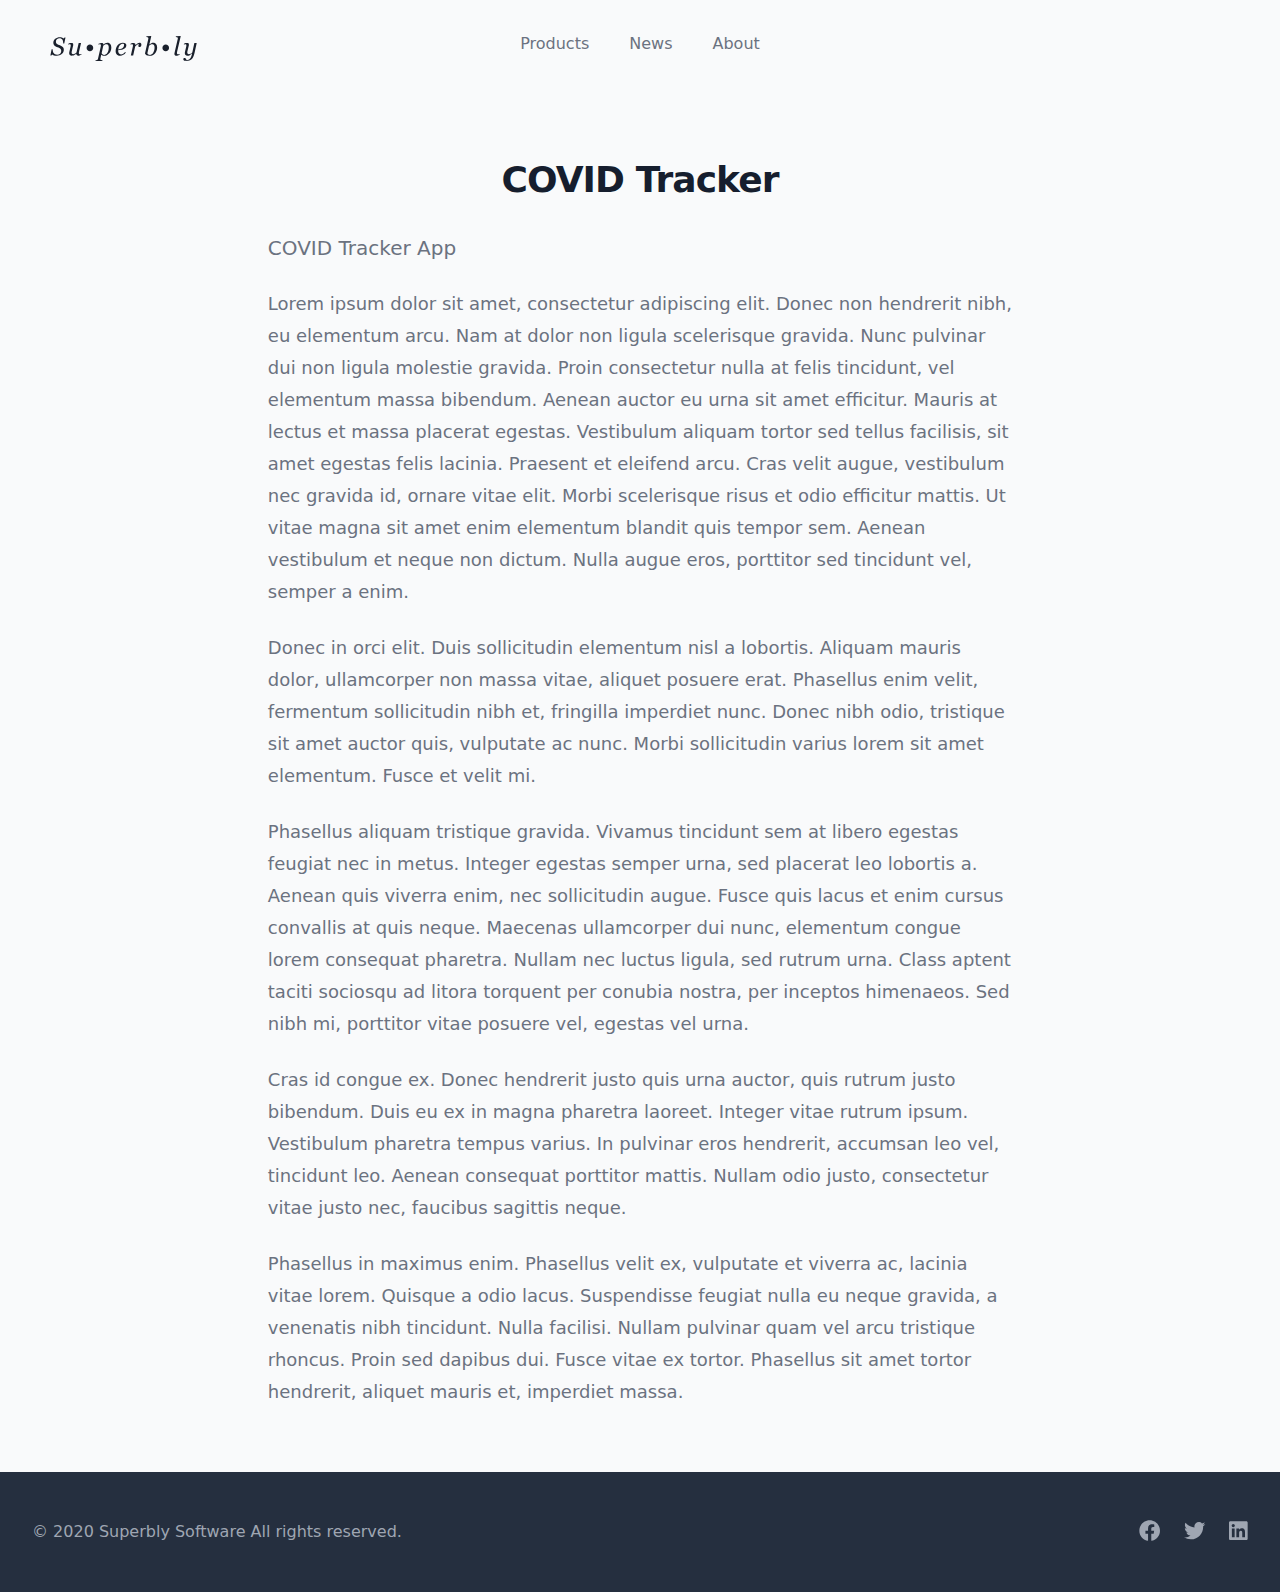
<file: products/covid-tracker/index.html>
<!DOCTYPE html><html lang="en"><head><meta charSet="utf-8"/><meta http-equiv="x-ua-compatible" content="ie=edge"/><meta name="viewport" content="width=device-width, initial-scale=1, shrink-to-fit=no"/><style data-href="/styles.a8fcb925f70e641a6b0a.css">/*! normalize.css v8.0.1 | MIT License | github.com/necolas/normalize.css */html{line-height:1.15;-webkit-text-size-adjust:100%}body{margin:0}main{display:block}h1{font-size:2em;margin:.67em 0}hr{box-sizing:content-box;height:0;overflow:visible}pre{font-family:monospace,monospace;font-size:1em}a{background-color:transparent}abbr[title]{border-bottom:none;text-decoration:underline;-webkit-text-decoration:underline dotted;text-decoration:underline dotted}b,strong{font-weight:bolder}code,kbd,samp{font-family:monospace,monospace;font-size:1em}small{font-size:80%}sub,sup{font-size:75%;line-height:0;position:relative;vertical-align:baseline}sub{bottom:-.25em}sup{top:-.5em}img{border-style:none}button,input,optgroup,select,textarea{font-family:inherit;font-size:100%;line-height:1.15;margin:0}button,input{overflow:visible}button,select{text-transform:none}[type=button],button{-webkit-appearance:button}[type=button]::-moz-focus-inner,button::-moz-focus-inner{border-style:none;padding:0}[type=button]:-moz-focusring,button:-moz-focusring{outline:1px dotted ButtonText}fieldset{padding:.35em .75em .625em}legend{box-sizing:border-box;color:inherit;display:table;max-width:100%;padding:0;white-space:normal}progress{vertical-align:baseline}textarea{overflow:auto}details{display:block}summary{display:list-item}[hidden],template{display:none}blockquote,dd,dl,figure,h1,h2,h3,h4,h5,h6,hr,p,pre{margin:0}button{background-color:transparent;background-image:none}button:focus{outline:1px dotted;outline:5px auto -webkit-focus-ring-color}fieldset,ol,ul{margin:0;padding:0}ol,ul{list-style:none}html{font-family:system-ui,-apple-system,BlinkMacSystemFont,Segoe UI,Roboto,Helvetica Neue,Arial,Noto Sans,sans-serif,Apple Color Emoji,Segoe UI Emoji,Segoe UI Symbol,Noto Color Emoji;line-height:1.5}*,:after,:before{box-sizing:border-box;border:0 solid #d2d6dc}hr{border-top-width:1px}img{border-style:solid}textarea{resize:vertical}input::-moz-placeholder,textarea::-moz-placeholder{color:#a0aec0}input:-ms-input-placeholder,textarea:-ms-input-placeholder{color:#a0aec0}input::placeholder,textarea::placeholder{color:#a0aec0}[role=button],button{cursor:pointer}table{border-collapse:collapse}h1,h2,h3,h4,h5,h6{font-size:inherit;font-weight:inherit}a{color:inherit;text-decoration:inherit}button,input,optgroup,select,textarea{padding:0;line-height:inherit;color:inherit}code,kbd,pre,samp{font-family:Menlo,Monaco,Consolas,Liberation Mono,Courier New,monospace}audio,canvas,embed,iframe,img,object,svg,video{display:block;vertical-align:middle}img,video{max-width:100%;height:auto}.prose{color:#374151;max-width:65ch}.prose a{color:#5850ec;text-decoration:none;font-weight:600}.prose strong{color:#161e2e;font-weight:600}.prose ol{counter-reset:list-counter;margin-top:1.25em;margin-bottom:1.25em}.prose ol>li{position:relative;counter-increment:list-counter;padding-left:1.75em}.prose ol>li:before{content:counter(list-counter) ".";position:absolute;font-weight:400;color:#6b7280}.prose ul>li{position:relative;padding-left:1.75em}.prose ul>li:before{content:"";position:absolute;background-color:#d2d6dc;border-radius:50%;width:.375em;height:.375em;top:.6875em;left:.25em}.prose hr{border-color:#e5e7eb;border-top-width:1px;margin-top:3em;margin-bottom:3em}.prose blockquote{font-weight:500;font-style:italic;color:#161e2e;border-left-width:.25rem;border-left-color:#e5e7eb;quotes:"\201C""\201D""\2018""\2019";margin-top:1.6em;margin-bottom:1.6em;padding-left:1em}.prose blockquote p:first-of-type:before{content:open-quote}.prose blockquote p:last-of-type:after{content:close-quote}.prose h1{color:#1a202c;font-weight:800;font-size:2.25em;margin-top:0;margin-bottom:.8888889em;line-height:1.1111111}.prose h2{color:#1a202c;font-weight:700;font-size:1.5em;margin-top:2em;margin-bottom:1em;line-height:1.3333333}.prose h3{font-size:1.25em;margin-top:1.6em;margin-bottom:.6em;line-height:1.6}.prose h3,.prose h4{color:#1a202c;font-weight:600}.prose h4{margin-top:1.5em;margin-bottom:.5em;line-height:1.5}.prose figure figcaption{color:#6b7280;font-size:.875em;line-height:1.4285714;margin-top:.8571429em}.prose code{color:#161e2e;font-weight:600;font-size:.875em}.prose code:after,.prose code:before{content:"`"}.prose pre{color:#e5e7eb;background-color:#252f3f;overflow-x:auto;font-size:.875em;line-height:1.7142857;margin-top:1.7142857em;margin-bottom:1.7142857em;border-radius:.375rem;padding:.8571429em 1.1428571em}.prose pre code{background-color:transparent;border-width:0;border-radius:0;padding:0;font-weight:400;color:inherit;font-size:inherit;font-family:inherit;line-height:inherit}.prose pre code:after,.prose pre code:before{content:""}.prose table{width:100%;table-layout:auto;text-align:left;margin-top:2em;margin-bottom:2em;font-size:.875em;line-height:1.7142857}.prose thead{color:#161e2e;font-weight:600;border-bottom-width:1px;border-bottom-color:#d2d6dc}.prose thead th{vertical-align:bottom;padding-right:.5714286em;padding-bottom:.5714286em;padding-left:.5714286em}.prose tbody tr{border-bottom-width:1px;border-bottom-color:#e5e7eb}.prose tbody tr:last-child{border-bottom-width:0}.prose tbody td{vertical-align:top;padding:.5714286em}.prose{font-size:1rem;line-height:1.75}.prose p{margin-top:1.25em;margin-bottom:1.25em}.prose figure,.prose img,.prose video{margin-top:2em;margin-bottom:2em}.prose figure>*{margin-top:0;margin-bottom:0}.prose h2 code{font-size:.875em}.prose h3 code{font-size:.9em}.prose ul{margin-top:1.25em;margin-bottom:1.25em}.prose li{margin-top:.5em;margin-bottom:.5em}.prose ol>li:before{left:0}.prose>ul>li p{margin-top:.75em;margin-bottom:.75em}.prose>ul>li>:first-child{margin-top:1.25em}.prose>ul>li>:last-child{margin-bottom:1.25em}.prose>ol>li>:first-child{margin-top:1.25em}.prose>ol>li>:last-child{margin-bottom:1.25em}.prose ol ol,.prose ol ul,.prose ul ol,.prose ul ul{margin-top:.75em;margin-bottom:.75em}.prose h2+*,.prose h3+*,.prose h4+*,.prose hr+*{margin-top:0}.prose thead th:first-child{padding-left:0}.prose thead th:last-child{padding-right:0}.prose tbody td:first-child{padding-left:0}.prose tbody td:last-child{padding-right:0}.prose>:first-child{margin-top:0}.prose>:last-child{margin-bottom:0}.prose h1,.prose h2,.prose h3,.prose h4{color:#161e2e}.prose-lg{font-size:1.125rem;line-height:1.7777778}.prose-lg p{margin-top:1.3333333em;margin-bottom:1.3333333em}.prose-lg blockquote{margin-top:1.6666667em;margin-bottom:1.6666667em;padding-left:1em}.prose-lg h1{font-size:2.6666667em;margin-top:0;margin-bottom:.8333333em;line-height:1}.prose-lg h2{font-size:1.6666667em;margin-top:1.8666667em;margin-bottom:1.0666667em;line-height:1.3333333}.prose-lg h3{font-size:1.3333333em;margin-top:1.6666667em;margin-bottom:.6666667em;line-height:1.5}.prose-lg h4{margin-top:1.7777778em;margin-bottom:.4444444em;line-height:1.5555556}.prose-lg figure,.prose-lg img,.prose-lg video{margin-top:1.7777778em;margin-bottom:1.7777778em}.prose-lg figure>*{margin-top:0;margin-bottom:0}.prose-lg figure figcaption{font-size:.8888889em;line-height:1.5;margin-top:1em}.prose-lg code{font-size:.8888889em}.prose-lg h2 code{font-size:.8666667em}.prose-lg h3 code{font-size:.875em}.prose-lg pre{font-size:.8888889em;line-height:1.75;margin-top:2em;margin-bottom:2em;border-radius:.375rem;padding:1em 1.5em}.prose-lg ol,.prose-lg ul{margin-top:1.3333333em;margin-bottom:1.3333333em}.prose-lg li{margin-top:.6666667em;margin-bottom:.6666667em}.prose-lg ol>li{padding-left:1.6666667em}.prose-lg ol>li:before{left:0}.prose-lg ul>li{padding-left:1.6666667em}.prose-lg ul>li:before{width:.3333333em;height:.3333333em;top:.72222em;left:.2222222em}.prose-lg>ul>li p{margin-top:.8888889em;margin-bottom:.8888889em}.prose-lg>ul>li>:first-child{margin-top:1.3333333em}.prose-lg>ul>li>:last-child{margin-bottom:1.3333333em}.prose-lg>ol>li>:first-child{margin-top:1.3333333em}.prose-lg>ol>li>:last-child{margin-bottom:1.3333333em}.prose-lg ol ol,.prose-lg ol ul,.prose-lg ul ol,.prose-lg ul ul{margin-top:.8888889em;margin-bottom:.8888889em}.prose-lg hr{margin-top:3.1111111em;margin-bottom:3.1111111em}.prose-lg h2+*,.prose-lg h3+*,.prose-lg h4+*,.prose-lg hr+*{margin-top:0}.prose-lg table{font-size:.8888889em;line-height:1.5}.prose-lg thead th{padding-right:.75em;padding-bottom:.75em;padding-left:.75em}.prose-lg thead th:first-child{padding-left:0}.prose-lg thead th:last-child{padding-right:0}.prose-lg tbody td{padding:.75em}.prose-lg tbody td:first-child{padding-left:0}.prose-lg tbody td:last-child{padding-right:0}.prose-lg>:first-child{margin-top:0}.prose-lg>:last-child{margin-bottom:0}.space-y-1>:not(template)~:not(template){--space-y-reverse:0;margin-top:calc(0.25rem*(1 - var(--space-y-reverse)));margin-bottom:calc(0.25rem*var(--space-y-reverse))}.space-y-4>:not(template)~:not(template){--space-y-reverse:0;margin-top:calc(1rem*(1 - var(--space-y-reverse)));margin-bottom:calc(1rem*var(--space-y-reverse))}.sr-only{position:absolute;width:1px;height:1px;padding:0;margin:-1px;overflow:hidden;clip:rect(0,0,0,0);white-space:nowrap;border-width:0}.bg-white{--bg-opacity:1;background-color:#fff;background-color:rgba(255,255,255,var(--bg-opacity))}.bg-gray-50{--bg-opacity:1;background-color:#f9fafb;background-color:rgba(249,250,251,var(--bg-opacity))}.bg-gray-800{--bg-opacity:1;background-color:#252f3f;background-color:rgba(37,47,63,var(--bg-opacity))}.hover\:bg-gray-50:hover{--bg-opacity:1;background-color:#f9fafb;background-color:rgba(249,250,251,var(--bg-opacity))}.hover\:bg-gray-100:hover{--bg-opacity:1;background-color:#f4f5f7;background-color:rgba(244,245,247,var(--bg-opacity))}.focus\:bg-gray-50:focus{--bg-opacity:1;background-color:#f9fafb;background-color:rgba(249,250,251,var(--bg-opacity))}.focus\:bg-gray-100:focus{--bg-opacity:1;background-color:#f4f5f7;background-color:rgba(244,245,247,var(--bg-opacity))}.border-gray-100{--border-opacity:1;border-color:#f4f5f7;border-color:rgba(244,245,247,var(--border-opacity))}.rounded-md{border-radius:.375rem}.rounded-lg{border-radius:.5rem}.border-t-2{border-top-width:2px}.block{display:block}.flex{display:flex}.inline-flex{display:inline-flex}.table{display:table}.grid{display:grid}.hidden{display:none}.flex-col{flex-direction:column}.items-center{align-items:center}.justify-center{justify-content:center}.justify-between{justify-content:space-between}.flex-1{flex:1 1 0%}.flex-grow{flex-grow:1}.flex-shrink-0{flex-shrink:0}.font-medium{font-weight:500}.font-semibold{font-weight:600}.font-extrabold{font-weight:800}.h-8{height:2rem}.h-48{height:12rem}.h-full{height:100%}.text-sm{font-size:.875rem}.text-base{font-size:1rem}.text-lg{font-size:1.125rem}.text-xl{font-size:1.25rem}.text-2xl{font-size:1.5rem}.text-3xl{font-size:1.875rem}.text-4xl{font-size:2.25rem}.leading-5{line-height:1.25rem}.leading-6{line-height:1.5rem}.leading-7{line-height:1.75rem}.leading-8{line-height:2rem}.leading-9{line-height:2.25rem}.leading-10{line-height:2.5rem}.mx-auto{margin-left:auto;margin-right:auto}.mt-1{margin-top:.25rem}.mt-2{margin-top:.5rem}.mt-3{margin-top:.75rem}.mt-4{margin-top:1rem}.mt-6{margin-top:1.5rem}.mb-6{margin-bottom:1.5rem}.ml-6{margin-left:1.5rem}.mt-8{margin-top:2rem}.mb-8{margin-bottom:2rem}.-mr-2{margin-right:-.5rem}.max-w-md{max-width:28rem}.max-w-lg{max-width:32rem}.max-w-3xl{max-width:48rem}.max-w-7xl{max-width:80rem}.max-w-prose{max-width:65ch}.max-w-screen-xl{max-width:1280px}.min-h-screen{min-height:100vh}.object-cover{-o-object-fit:cover;object-fit:cover}.opacity-0{opacity:0}.opacity-100{opacity:1}.focus\:outline-none:focus{outline:0}.overflow-hidden{overflow:hidden}.p-2{padding:.5rem}.p-6{padding:1.5rem}.py-2{padding-top:.5rem;padding-bottom:.5rem}.px-2{padding-left:.5rem;padding-right:.5rem}.px-3{padding-left:.75rem;padding-right:.75rem}.px-4{padding-left:1rem;padding-right:1rem}.px-5{padding-left:1.25rem;padding-right:1.25rem}.py-6{padding-top:1.5rem;padding-bottom:1.5rem}.py-10{padding-top:2.5rem;padding-bottom:2.5rem}.py-12{padding-top:3rem;padding-bottom:3rem}.py-16{padding-top:4rem;padding-bottom:4rem}.pt-2{padding-top:.5rem}.pb-3{padding-bottom:.75rem}.pt-4{padding-top:1rem}.pt-10{padding-top:2.5rem}.pb-12{padding-bottom:3rem}.pt-16{padding-top:4rem}.pb-20{padding-bottom:5rem}.pb-2\/3{padding-bottom:66.666667%}.static{position:static}.fixed{position:fixed}.absolute{position:absolute}.relative{position:relative}.inset-0{top:0;bottom:0}.inset-0,.inset-x-0{right:0;left:0}.top-0{top:0}.resize{resize:both}.shadow-xs{box-shadow:0 0 0 1px rgba(0,0,0,.05)}.shadow{box-shadow:0 1px 3px 0 rgba(0,0,0,.1),0 1px 2px 0 rgba(0,0,0,.06)}.shadow-lg{box-shadow:0 10px 15px -3px rgba(0,0,0,.1),0 4px 6px -2px rgba(0,0,0,.05)}.text-center{text-align:center}.text-gray-400{--text-opacity:1;color:#9fa6b2;color:rgba(159,166,178,var(--text-opacity))}.text-gray-500{--text-opacity:1;color:#6b7280;color:rgba(107,114,128,var(--text-opacity))}.text-gray-700{--text-opacity:1;color:#374151;color:rgba(55,65,81,var(--text-opacity))}.text-gray-900{--text-opacity:1;color:#161e2e;color:rgba(22,30,46,var(--text-opacity))}.text-indigo-600{--text-opacity:1;color:#5850ec;color:rgba(88,80,236,var(--text-opacity))}.hover\:text-gray-500:hover{--text-opacity:1;color:#6b7280;color:rgba(107,114,128,var(--text-opacity))}.hover\:text-gray-900:hover{--text-opacity:1;color:#161e2e;color:rgba(22,30,46,var(--text-opacity))}.hover\:text-indigo-500:hover{--text-opacity:1;color:#6875f5;color:rgba(104,117,245,var(--text-opacity))}.focus\:text-gray-500:focus{--text-opacity:1;color:#6b7280;color:rgba(107,114,128,var(--text-opacity))}.focus\:text-gray-900:focus{--text-opacity:1;color:#161e2e;color:rgba(22,30,46,var(--text-opacity))}.tracking-tight{letter-spacing:-.025em}.w-auto{width:auto}.w-full{width:100%}.gap-5{grid-gap:1.25rem;gap:1.25rem}.gap-16{grid-gap:4rem;gap:4rem}.transform{--transform-translate-x:0;--transform-translate-y:0;--transform-rotate:0;--transform-skew-x:0;--transform-skew-y:0;--transform-scale-x:1;--transform-scale-y:1;transform:translateX(var(--transform-translate-x)) translateY(var(--transform-translate-y)) rotate(var(--transform-rotate)) skewX(var(--transform-skew-x)) skewY(var(--transform-skew-y)) scaleX(var(--transform-scale-x)) scaleY(var(--transform-scale-y))}.origin-top-right{transform-origin:top right}.scale-95{--transform-scale-x:.95;--transform-scale-y:.95}.scale-100{--transform-scale-x:1;--transform-scale-y:1}.transition{transition-property:background-color,border-color,color,fill,stroke,opacity,box-shadow,transform}.ease-in{transition-timing-function:cubic-bezier(.4,0,1,1)}.ease-out{transition-timing-function:cubic-bezier(0,0,.2,1)}.ease-in-out{transition-timing-function:cubic-bezier(.4,0,.2,1)}.duration-100{transition-duration:.1s}.duration-150{transition-duration:.15s}@-webkit-keyframes spin{to{transform:rotate(1turn)}}@keyframes spin{to{transform:rotate(1turn)}}@-webkit-keyframes ping{75%,to{transform:scale(2);opacity:0}}@keyframes ping{75%,to{transform:scale(2);opacity:0}}@-webkit-keyframes pulse{50%{opacity:.5}}@keyframes pulse{50%{opacity:.5}}@-webkit-keyframes bounce{0%,to{transform:translateY(-25%);-webkit-animation-timing-function:cubic-bezier(.8,0,1,1);animation-timing-function:cubic-bezier(.8,0,1,1)}50%{transform:none;-webkit-animation-timing-function:cubic-bezier(0,0,.2,1);animation-timing-function:cubic-bezier(0,0,.2,1)}}@keyframes bounce{0%,to{transform:translateY(-25%);-webkit-animation-timing-function:cubic-bezier(.8,0,1,1);animation-timing-function:cubic-bezier(.8,0,1,1)}50%{transform:none;-webkit-animation-timing-function:cubic-bezier(0,0,.2,1);animation-timing-function:cubic-bezier(0,0,.2,1)}}@media (min-width:640px){.sm\:space-y-0>:not(template)~:not(template){--space-y-reverse:0;margin-top:calc(0px*(1 - var(--space-y-reverse)));margin-bottom:calc(0px*var(--space-y-reverse))}.sm\:grid{display:grid}.sm\:h-10{height:2.5rem}.sm\:text-lg{font-size:1.125rem}.sm\:text-4xl{font-size:2.25rem}.sm\:text-5xl{font-size:3rem}.sm\:leading-10{line-height:2.5rem}.sm\:leading-none{line-height:1}.sm\:px-6{padding-left:1.5rem;padding-right:1.5rem}.sm\:pt-2\/3{padding-top:66.666667%}.sm\:gap-6{grid-gap:1.5rem;gap:1.5rem}.sm\:grid-cols-3{grid-template-columns:repeat(3,minmax(0,1fr))}.sm\:col-span-2{grid-column:span 2/span 2}}@media (min-width:768px){.md\:space-x-10>:not(template)~:not(template){--space-x-reverse:0;margin-right:calc(2.5rem*var(--space-x-reverse));margin-left:calc(2.5rem*(1 - var(--space-x-reverse)))}.md\:flex{display:flex}.md\:hidden{display:none}.md\:items-center{align-items:center}.md\:justify-start{justify-content:flex-start}.md\:justify-center{justify-content:center}.md\:justify-between{justify-content:space-between}.md\:order-1{order:1}.md\:order-2{order:2}.md\:text-xl{font-size:1.25rem}.md\:text-6xl{font-size:4rem}.md\:mt-0{margin-top:0}.md\:mt-5{margin-top:1.25rem}.md\:mt-10{margin-top:2.5rem}.md\:max-w-3xl{max-width:48rem}.md\:pb-24{padding-bottom:6rem}.md\:absolute{position:absolute}.md\:inset-y-0{top:0;bottom:0}.md\:left-0{left:0}.md\:w-auto{width:auto}}@media (min-width:1024px){.lg\:space-y-0>:not(template)~:not(template){--space-y-reverse:0;margin-top:calc(0px*(1 - var(--space-y-reverse)));margin-bottom:calc(0px*var(--space-y-reverse))}.lg\:grid{display:grid}.lg\:items-start{align-items:flex-start}.lg\:mt-14{margin-top:3.5rem}.lg\:max-w-none{max-width:none}.lg\:max-w-7xl{max-width:80rem}.lg\:px-8{padding-left:2rem;padding-right:2rem}.lg\:pb-20{padding-bottom:5rem}.lg\:pt-24{padding-top:6rem}.lg\:pb-28{padding-bottom:7rem}.lg\:gap-8{grid-gap:2rem;gap:2rem}.lg\:gap-x-8{grid-column-gap:2rem;-moz-column-gap:2rem;column-gap:2rem}.lg\:gap-y-12{grid-row-gap:3rem;row-gap:3rem}.lg\:grid-cols-2{grid-template-columns:repeat(2,minmax(0,1fr))}.lg\:grid-cols-3{grid-template-columns:repeat(3,minmax(0,1fr))}}</style><meta name="generator" content="Gatsby 2.24.72"/><link rel="canonical" href="https://www.superblysoftware.com/products/covid-tracker" data-baseprotocol="https:" data-basehost="www.superblysoftware.com"/><link rel="icon" href="/favicon.svg?v=83627c10ba1d7b593bd1ed4f5b2f2840" type="image/svg+xml"/><link rel="icon" href="/favicon-32x32.png?v=83627c10ba1d7b593bd1ed4f5b2f2840" type="image/png"/><link rel="manifest" href="/manifest.webmanifest" crossorigin="anonymous"/><meta name="theme-color" content="#5850ec"/><link rel="apple-touch-icon" sizes="48x48" href="/icons/icon-48x48.png?v=83627c10ba1d7b593bd1ed4f5b2f2840"/><link rel="apple-touch-icon" sizes="72x72" href="/icons/icon-72x72.png?v=83627c10ba1d7b593bd1ed4f5b2f2840"/><link rel="apple-touch-icon" sizes="96x96" href="/icons/icon-96x96.png?v=83627c10ba1d7b593bd1ed4f5b2f2840"/><link rel="apple-touch-icon" sizes="144x144" href="/icons/icon-144x144.png?v=83627c10ba1d7b593bd1ed4f5b2f2840"/><link rel="apple-touch-icon" sizes="192x192" href="/icons/icon-192x192.png?v=83627c10ba1d7b593bd1ed4f5b2f2840"/><link rel="apple-touch-icon" sizes="256x256" href="/icons/icon-256x256.png?v=83627c10ba1d7b593bd1ed4f5b2f2840"/><link rel="apple-touch-icon" sizes="384x384" href="/icons/icon-384x384.png?v=83627c10ba1d7b593bd1ed4f5b2f2840"/><link rel="apple-touch-icon" sizes="512x512" href="/icons/icon-512x512.png?v=83627c10ba1d7b593bd1ed4f5b2f2840"/><title data-react-helmet="true">COVID Tracker | Superbly Software</title><meta data-react-helmet="true" name="description" content="Superbly Software is a software company that aims to create extraordinary work. Not just any work, Extraordinary Work! We here at Superbly Software strive not only to create products that are intuitive and useful for everyone to use, we aim to create products that change the world. Please join us in our adventure."/><meta data-react-helmet="true" property="og:title" content="COVID Tracker"/><meta data-react-helmet="true" property="og:description" content="Superbly Software is a software company that aims to create extraordinary work. Not just any work, Extraordinary Work! We here at Superbly Software strive not only to create products that are intuitive and useful for everyone to use, we aim to create products that change the world. Please join us in our adventure."/><meta data-react-helmet="true" property="og:type" content="website"/><meta data-react-helmet="true" name="twitter:card" content="summary"/><meta data-react-helmet="true" name="twitter:creator" content="@superblysoft"/><meta data-react-helmet="true" name="twitter:title" content="COVID Tracker"/><meta data-react-helmet="true" name="twitter:description" content="Superbly Software is a software company that aims to create extraordinary work. Not just any work, Extraordinary Work! We here at Superbly Software strive not only to create products that are intuitive and useful for everyone to use, we aim to create products that change the world. Please join us in our adventure."/><link as="script" rel="preload" href="/webpack-runtime-0482a33d6c2303c054ce.js"/><link as="script" rel="preload" href="/styles-e383b929d2d4095ae339.js"/><link as="script" rel="preload" href="/framework-81279cacaab4bdba7685.js"/><link as="script" rel="preload" href="/app-ea7d7ea5566be1dfdab3.js"/><link as="script" rel="preload" href="/cb1608f2-13120567d7f0fd079072.js"/><link as="script" rel="preload" href="/a9a7754c-8638d155fd2985b59a67.js"/><link as="script" rel="preload" href="/commons-015cae7e75fbfa563dbe.js"/><link as="script" rel="preload" href="/component---src-templates-product-page-tsx-557254af6122cdc25179.js"/><link as="fetch" rel="preload" href="/page-data/products/covid-tracker/page-data.json" crossorigin="anonymous"/><link as="fetch" rel="preload" href="/page-data/sq/d/362735711.json" crossorigin="anonymous"/><link as="fetch" rel="preload" href="/page-data/app-data.json" crossorigin="anonymous"/></head><body><div id="___gatsby"><div style="outline:none" tabindex="-1" id="gatsby-focus-wrapper"><div class="flex flex-col min-h-screen bg-gray-50"><header class="relative px-4 py-6 sm:px-6 md:justify-start md:space-x-10"><div class="max-w-screen-xl mx-auto px-4 sm:px-6"><nav class="relative flex items-center justify-between sm:h-10 md:justify-center"><div class="flex items-center flex-1 md:absolute md:inset-y-0 md:left-0"><div class="flex items-center justify-between w-full md:w-auto"><a aria-label="Home" href="/"><img class="h-8 w-auto sm:h-10" src="/static/superbly-logo-395928230941f23eb921f9853cfbc734.svg" alt="Superbly Software"/></a><div class="-mr-2 flex items-center md:hidden"><button type="button" class="inline-flex items-center justify-center p-2 rounded-md text-gray-400 hover:text-gray-500 hover:bg-gray-100 focus:outline-none focus:bg-gray-100 focus:text-gray-500 transition duration-150 ease-in-out" id="main-menu" aria-label="Main menu" aria-haspopup="true"><svg aria-hidden="true" focusable="false" data-prefix="fas" data-icon="bars" class="svg-inline--fa fa-bars fa-w-14 fa-lg " role="img" xmlns="http://www.w3.org/2000/svg" viewBox="0 0 448 512"><path fill="currentColor" d="M16 132h416c8.837 0 16-7.163 16-16V76c0-8.837-7.163-16-16-16H16C7.163 60 0 67.163 0 76v40c0 8.837 7.163 16 16 16zm0 160h416c8.837 0 16-7.163 16-16v-40c0-8.837-7.163-16-16-16H16c-8.837 0-16 7.163-16 16v40c0 8.837 7.163 16 16 16zm0 160h416c8.837 0 16-7.163 16-16v-40c0-8.837-7.163-16-16-16H16c-8.837 0-16 7.163-16 16v40c0 8.837 7.163 16 16 16z"></path></svg></button></div></div></div><div class="hidden md:flex md:space-x-10"><a class="font-medium text-gray-500 hover:text-gray-900 transition duration-150 ease-in-out" href="/products/">Products</a><a class="font-medium text-gray-500 hover:text-gray-900 transition duration-150 ease-in-out" href="/news/">News</a><a class="font-medium text-gray-500 hover:text-gray-900 transition duration-150 ease-in-out" href="/about/">About</a></div></nav></div></header><main class="flex flex-col flex-grow"><article class="py-16"><div class="px-4 sm:px-6 lg:px-8"><header class="text-lg max-w-prose mx-auto mb-6"><h1 class="mt-2 mb-8 text-3xl text-center leading-8 font-extrabold tracking-tight text-gray-900 sm:text-4xl sm:leading-10">COVID Tracker</h1><p class="text-xl text-gray-500 leading-8">COVID Tracker App</p></header><section class="prose prose-lg text-gray-500 mx-auto"><p>Lorem ipsum dolor sit amet, consectetur adipiscing elit. Donec non hendrerit nibh, eu elementum arcu. Nam at dolor non ligula scelerisque gravida. Nunc pulvinar dui non ligula molestie gravida. Proin consectetur nulla at felis tincidunt, vel elementum massa bibendum. Aenean auctor eu urna sit amet efficitur. Mauris at lectus et massa placerat egestas. Vestibulum aliquam tortor sed tellus facilisis, sit amet egestas felis lacinia. Praesent et eleifend arcu. Cras velit augue, vestibulum nec gravida id, ornare vitae elit. Morbi scelerisque risus et odio efficitur mattis. Ut vitae magna sit amet enim elementum blandit quis tempor sem. Aenean vestibulum et neque non dictum. Nulla augue eros, porttitor sed tincidunt vel, semper a enim.</p>
<p>Donec in orci elit. Duis sollicitudin elementum nisl a lobortis. Aliquam mauris dolor, ullamcorper non massa vitae, aliquet posuere erat. Phasellus enim velit, fermentum sollicitudin nibh et, fringilla imperdiet nunc. Donec nibh odio, tristique sit amet auctor quis, vulputate ac nunc. Morbi sollicitudin varius lorem sit amet elementum. Fusce et velit mi.</p>
<p>Phasellus aliquam tristique gravida. Vivamus tincidunt sem at libero egestas feugiat nec in metus. Integer egestas semper urna, sed placerat leo lobortis a. Aenean quis viverra enim, nec sollicitudin augue. Fusce quis lacus et enim cursus convallis at quis neque. Maecenas ullamcorper dui nunc, elementum congue lorem consequat pharetra. Nullam nec luctus ligula, sed rutrum urna. Class aptent taciti sociosqu ad litora torquent per conubia nostra, per inceptos himenaeos. Sed nibh mi, porttitor vitae posuere vel, egestas vel urna.</p>
<p>Cras id congue ex. Donec hendrerit justo quis urna auctor, quis rutrum justo bibendum. Duis eu ex in magna pharetra laoreet. Integer vitae rutrum ipsum. Vestibulum pharetra tempus varius. In pulvinar eros hendrerit, accumsan leo vel, tincidunt leo. Aenean consequat porttitor mattis. Nullam odio justo, consectetur vitae justo nec, faucibus sagittis neque.</p>
<p>Phasellus in maximus enim. Phasellus velit ex, vulputate et viverra ac, lacinia vitae lorem. Quisque a odio lacus. Suspendisse feugiat nulla eu neque gravida, a venenatis nibh tincidunt. Nulla facilisi. Nullam pulvinar quam vel arcu tristique rhoncus. Proin sed dapibus dui. Fusce vitae ex tortor. Phasellus sit amet tortor hendrerit, aliquet mauris et, imperdiet massa.</p></section></div></article></main><footer class="bg-gray-800 text-gray-400"><div class="max-w-screen-xl mx-auto py-12 px-4 sm:px-6 md:flex md:items-center md:justify-between lg:px-8"><div class="flex justify-center md:order-2"><a href="https://www.facebook.com/superblysoftware" class="text-gray-400 hover:text-gray-500"><span class="sr-only">Facebook</span><svg aria-labelledby="svg-inline--fa-title-RqgZA2iIdUTG" data-prefix="fab" data-icon="facebook" class="svg-inline--fa fa-facebook fa-w-16 fa-lg " role="img" xmlns="http://www.w3.org/2000/svg" viewBox="0 0 512 512"><title id="svg-inline--fa-title-RqgZA2iIdUTG">Facebook</title><path fill="currentColor" d="M504 256C504 119 393 8 256 8S8 119 8 256c0 123.78 90.69 226.38 209.25 245V327.69h-63V256h63v-54.64c0-62.15 37-96.48 93.67-96.48 27.14 0 55.52 4.84 55.52 4.84v61h-31.28c-30.8 0-40.41 19.12-40.41 38.73V256h68.78l-11 71.69h-57.78V501C413.31 482.38 504 379.78 504 256z"></path></svg></a><a href="http://twitter.com/SuperblySoft" class="ml-6 text-gray-400 hover:text-gray-500"><span class="sr-only">Twitter</span><svg aria-labelledby="svg-inline--fa-title-CGbcinpNbnIh" data-prefix="fab" data-icon="twitter" class="svg-inline--fa fa-twitter fa-w-16 fa-lg " role="img" xmlns="http://www.w3.org/2000/svg" viewBox="0 0 512 512"><title id="svg-inline--fa-title-CGbcinpNbnIh">Twitter</title><path fill="currentColor" d="M459.37 151.716c.325 4.548.325 9.097.325 13.645 0 138.72-105.583 298.558-298.558 298.558-59.452 0-114.68-17.219-161.137-47.106 8.447.974 16.568 1.299 25.34 1.299 49.055 0 94.213-16.568 130.274-44.832-46.132-.975-84.792-31.188-98.112-72.772 6.498.974 12.995 1.624 19.818 1.624 9.421 0 18.843-1.3 27.614-3.573-48.081-9.747-84.143-51.98-84.143-102.985v-1.299c13.969 7.797 30.214 12.67 47.431 13.319-28.264-18.843-46.781-51.005-46.781-87.391 0-19.492 5.197-37.36 14.294-52.954 51.655 63.675 129.3 105.258 216.365 109.807-1.624-7.797-2.599-15.918-2.599-24.04 0-57.828 46.782-104.934 104.934-104.934 30.213 0 57.502 12.67 76.67 33.137 23.715-4.548 46.456-13.32 66.599-25.34-7.798 24.366-24.366 44.833-46.132 57.827 21.117-2.273 41.584-8.122 60.426-16.243-14.292 20.791-32.161 39.308-52.628 54.253z"></path></svg></a><a href="https://www.linkedin.com/company/superbly-software" class="ml-6 text-gray-400 hover:text-gray-500"><span class="sr-only">LinkedIn</span><svg aria-labelledby="svg-inline--fa-title-Wke4rPKweZc7" data-prefix="fab" data-icon="linkedin" class="svg-inline--fa fa-linkedin fa-w-14 fa-lg " role="img" xmlns="http://www.w3.org/2000/svg" viewBox="0 0 448 512"><title id="svg-inline--fa-title-Wke4rPKweZc7">LinkedIn</title><path fill="currentColor" d="M416 32H31.9C14.3 32 0 46.5 0 64.3v383.4C0 465.5 14.3 480 31.9 480H416c17.6 0 32-14.5 32-32.3V64.3c0-17.8-14.4-32.3-32-32.3zM135.4 416H69V202.2h66.5V416zm-33.2-243c-21.3 0-38.5-17.3-38.5-38.5S80.9 96 102.2 96c21.2 0 38.5 17.3 38.5 38.5 0 21.3-17.2 38.5-38.5 38.5zm282.1 243h-66.4V312c0-24.8-.5-56.7-34.5-56.7-34.6 0-39.9 27-39.9 54.9V416h-66.4V202.2h63.7v29.2h.9c8.9-16.8 30.6-34.5 62.9-34.5 67.2 0 79.7 44.3 79.7 101.9V416z"></path></svg></a></div><div class="mt-8 md:mt-0 md:order-1"><p class="text-center text-base leading-6">© <!-- -->2020<!-- --> <!-- -->Superbly Software<!-- --> All rights reserved.</p></div></div></footer></div></div><div id="gatsby-announcer" style="position:absolute;top:0;width:1px;height:1px;padding:0;overflow:hidden;clip:rect(0, 0, 0, 0);white-space:nowrap;border:0" aria-live="assertive" aria-atomic="true"></div></div><script id="gatsby-script-loader">/*<![CDATA[*/window.pagePath="/products/covid-tracker";/*]]>*/</script><script id="gatsby-chunk-mapping">/*<![CDATA[*/window.___chunkMapping={"polyfill":["/polyfill-bdf3c41affce5f48230e.js"],"app":["/app-ea7d7ea5566be1dfdab3.js"],"component---src-pages-404-tsx":["/component---src-pages-404-tsx-76ed649378ae1454c9b0.js"],"component---src-pages-about-tsx":["/component---src-pages-about-tsx-c40546fd6ac62917aaaa.js"],"component---src-pages-index-tsx":["/component---src-pages-index-tsx-e1c9f03d3fb30584fda3.js"],"component---src-pages-news-index-tsx":["/component---src-pages-news-index-tsx-47ad30bd778292ca214c.js"],"component---src-pages-products-index-tsx":["/component---src-pages-products-index-tsx-b9fdb3fdbc637e39e311.js"],"component---src-templates-news-article-tsx":["/component---src-templates-news-article-tsx-3045bac23614434284aa.js"],"component---src-templates-product-page-tsx":["/component---src-templates-product-page-tsx-557254af6122cdc25179.js"]};/*]]>*/</script><script src="/polyfill-bdf3c41affce5f48230e.js" nomodule=""></script><script src="/component---src-templates-product-page-tsx-557254af6122cdc25179.js" async=""></script><script src="/commons-015cae7e75fbfa563dbe.js" async=""></script><script src="/a9a7754c-8638d155fd2985b59a67.js" async=""></script><script src="/cb1608f2-13120567d7f0fd079072.js" async=""></script><script src="/app-ea7d7ea5566be1dfdab3.js" async=""></script><script src="/framework-81279cacaab4bdba7685.js" async=""></script><script src="/styles-e383b929d2d4095ae339.js" async=""></script><script src="/webpack-runtime-0482a33d6c2303c054ce.js" async=""></script></body></html>
</file>
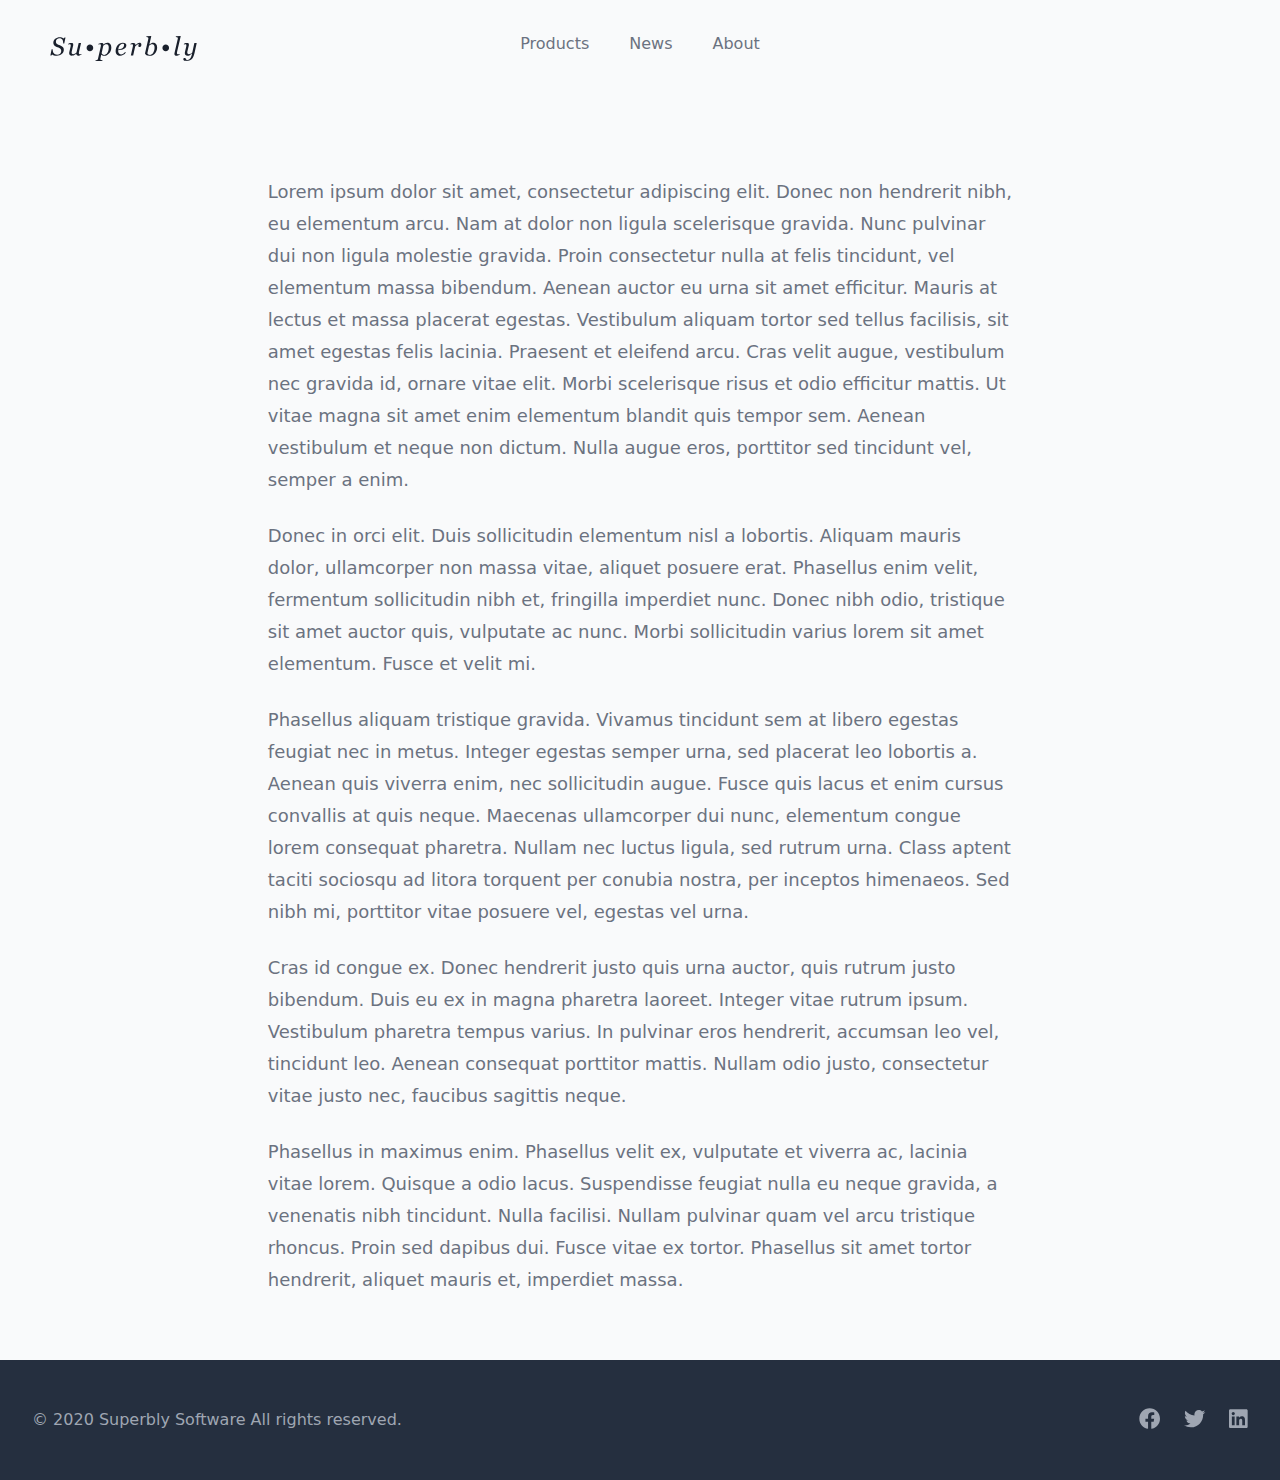
<file: products/covid-tracker/privacy-policy/index.html>
<!DOCTYPE html><html lang="en"><head><meta charSet="utf-8"/><meta http-equiv="x-ua-compatible" content="ie=edge"/><meta name="viewport" content="width=device-width, initial-scale=1, shrink-to-fit=no"/><style data-href="/styles.a8fcb925f70e641a6b0a.css">/*! normalize.css v8.0.1 | MIT License | github.com/necolas/normalize.css */html{line-height:1.15;-webkit-text-size-adjust:100%}body{margin:0}main{display:block}h1{font-size:2em;margin:.67em 0}hr{box-sizing:content-box;height:0;overflow:visible}pre{font-family:monospace,monospace;font-size:1em}a{background-color:transparent}abbr[title]{border-bottom:none;text-decoration:underline;-webkit-text-decoration:underline dotted;text-decoration:underline dotted}b,strong{font-weight:bolder}code,kbd,samp{font-family:monospace,monospace;font-size:1em}small{font-size:80%}sub,sup{font-size:75%;line-height:0;position:relative;vertical-align:baseline}sub{bottom:-.25em}sup{top:-.5em}img{border-style:none}button,input,optgroup,select,textarea{font-family:inherit;font-size:100%;line-height:1.15;margin:0}button,input{overflow:visible}button,select{text-transform:none}[type=button],button{-webkit-appearance:button}[type=button]::-moz-focus-inner,button::-moz-focus-inner{border-style:none;padding:0}[type=button]:-moz-focusring,button:-moz-focusring{outline:1px dotted ButtonText}fieldset{padding:.35em .75em .625em}legend{box-sizing:border-box;color:inherit;display:table;max-width:100%;padding:0;white-space:normal}progress{vertical-align:baseline}textarea{overflow:auto}details{display:block}summary{display:list-item}[hidden],template{display:none}blockquote,dd,dl,figure,h1,h2,h3,h4,h5,h6,hr,p,pre{margin:0}button{background-color:transparent;background-image:none}button:focus{outline:1px dotted;outline:5px auto -webkit-focus-ring-color}fieldset,ol,ul{margin:0;padding:0}ol,ul{list-style:none}html{font-family:system-ui,-apple-system,BlinkMacSystemFont,Segoe UI,Roboto,Helvetica Neue,Arial,Noto Sans,sans-serif,Apple Color Emoji,Segoe UI Emoji,Segoe UI Symbol,Noto Color Emoji;line-height:1.5}*,:after,:before{box-sizing:border-box;border:0 solid #d2d6dc}hr{border-top-width:1px}img{border-style:solid}textarea{resize:vertical}input::-moz-placeholder,textarea::-moz-placeholder{color:#a0aec0}input:-ms-input-placeholder,textarea:-ms-input-placeholder{color:#a0aec0}input::placeholder,textarea::placeholder{color:#a0aec0}[role=button],button{cursor:pointer}table{border-collapse:collapse}h1,h2,h3,h4,h5,h6{font-size:inherit;font-weight:inherit}a{color:inherit;text-decoration:inherit}button,input,optgroup,select,textarea{padding:0;line-height:inherit;color:inherit}code,kbd,pre,samp{font-family:Menlo,Monaco,Consolas,Liberation Mono,Courier New,monospace}audio,canvas,embed,iframe,img,object,svg,video{display:block;vertical-align:middle}img,video{max-width:100%;height:auto}.prose{color:#374151;max-width:65ch}.prose a{color:#5850ec;text-decoration:none;font-weight:600}.prose strong{color:#161e2e;font-weight:600}.prose ol{counter-reset:list-counter;margin-top:1.25em;margin-bottom:1.25em}.prose ol>li{position:relative;counter-increment:list-counter;padding-left:1.75em}.prose ol>li:before{content:counter(list-counter) ".";position:absolute;font-weight:400;color:#6b7280}.prose ul>li{position:relative;padding-left:1.75em}.prose ul>li:before{content:"";position:absolute;background-color:#d2d6dc;border-radius:50%;width:.375em;height:.375em;top:.6875em;left:.25em}.prose hr{border-color:#e5e7eb;border-top-width:1px;margin-top:3em;margin-bottom:3em}.prose blockquote{font-weight:500;font-style:italic;color:#161e2e;border-left-width:.25rem;border-left-color:#e5e7eb;quotes:"\201C""\201D""\2018""\2019";margin-top:1.6em;margin-bottom:1.6em;padding-left:1em}.prose blockquote p:first-of-type:before{content:open-quote}.prose blockquote p:last-of-type:after{content:close-quote}.prose h1{color:#1a202c;font-weight:800;font-size:2.25em;margin-top:0;margin-bottom:.8888889em;line-height:1.1111111}.prose h2{color:#1a202c;font-weight:700;font-size:1.5em;margin-top:2em;margin-bottom:1em;line-height:1.3333333}.prose h3{font-size:1.25em;margin-top:1.6em;margin-bottom:.6em;line-height:1.6}.prose h3,.prose h4{color:#1a202c;font-weight:600}.prose h4{margin-top:1.5em;margin-bottom:.5em;line-height:1.5}.prose figure figcaption{color:#6b7280;font-size:.875em;line-height:1.4285714;margin-top:.8571429em}.prose code{color:#161e2e;font-weight:600;font-size:.875em}.prose code:after,.prose code:before{content:"`"}.prose pre{color:#e5e7eb;background-color:#252f3f;overflow-x:auto;font-size:.875em;line-height:1.7142857;margin-top:1.7142857em;margin-bottom:1.7142857em;border-radius:.375rem;padding:.8571429em 1.1428571em}.prose pre code{background-color:transparent;border-width:0;border-radius:0;padding:0;font-weight:400;color:inherit;font-size:inherit;font-family:inherit;line-height:inherit}.prose pre code:after,.prose pre code:before{content:""}.prose table{width:100%;table-layout:auto;text-align:left;margin-top:2em;margin-bottom:2em;font-size:.875em;line-height:1.7142857}.prose thead{color:#161e2e;font-weight:600;border-bottom-width:1px;border-bottom-color:#d2d6dc}.prose thead th{vertical-align:bottom;padding-right:.5714286em;padding-bottom:.5714286em;padding-left:.5714286em}.prose tbody tr{border-bottom-width:1px;border-bottom-color:#e5e7eb}.prose tbody tr:last-child{border-bottom-width:0}.prose tbody td{vertical-align:top;padding:.5714286em}.prose{font-size:1rem;line-height:1.75}.prose p{margin-top:1.25em;margin-bottom:1.25em}.prose figure,.prose img,.prose video{margin-top:2em;margin-bottom:2em}.prose figure>*{margin-top:0;margin-bottom:0}.prose h2 code{font-size:.875em}.prose h3 code{font-size:.9em}.prose ul{margin-top:1.25em;margin-bottom:1.25em}.prose li{margin-top:.5em;margin-bottom:.5em}.prose ol>li:before{left:0}.prose>ul>li p{margin-top:.75em;margin-bottom:.75em}.prose>ul>li>:first-child{margin-top:1.25em}.prose>ul>li>:last-child{margin-bottom:1.25em}.prose>ol>li>:first-child{margin-top:1.25em}.prose>ol>li>:last-child{margin-bottom:1.25em}.prose ol ol,.prose ol ul,.prose ul ol,.prose ul ul{margin-top:.75em;margin-bottom:.75em}.prose h2+*,.prose h3+*,.prose h4+*,.prose hr+*{margin-top:0}.prose thead th:first-child{padding-left:0}.prose thead th:last-child{padding-right:0}.prose tbody td:first-child{padding-left:0}.prose tbody td:last-child{padding-right:0}.prose>:first-child{margin-top:0}.prose>:last-child{margin-bottom:0}.prose h1,.prose h2,.prose h3,.prose h4{color:#161e2e}.prose-lg{font-size:1.125rem;line-height:1.7777778}.prose-lg p{margin-top:1.3333333em;margin-bottom:1.3333333em}.prose-lg blockquote{margin-top:1.6666667em;margin-bottom:1.6666667em;padding-left:1em}.prose-lg h1{font-size:2.6666667em;margin-top:0;margin-bottom:.8333333em;line-height:1}.prose-lg h2{font-size:1.6666667em;margin-top:1.8666667em;margin-bottom:1.0666667em;line-height:1.3333333}.prose-lg h3{font-size:1.3333333em;margin-top:1.6666667em;margin-bottom:.6666667em;line-height:1.5}.prose-lg h4{margin-top:1.7777778em;margin-bottom:.4444444em;line-height:1.5555556}.prose-lg figure,.prose-lg img,.prose-lg video{margin-top:1.7777778em;margin-bottom:1.7777778em}.prose-lg figure>*{margin-top:0;margin-bottom:0}.prose-lg figure figcaption{font-size:.8888889em;line-height:1.5;margin-top:1em}.prose-lg code{font-size:.8888889em}.prose-lg h2 code{font-size:.8666667em}.prose-lg h3 code{font-size:.875em}.prose-lg pre{font-size:.8888889em;line-height:1.75;margin-top:2em;margin-bottom:2em;border-radius:.375rem;padding:1em 1.5em}.prose-lg ol,.prose-lg ul{margin-top:1.3333333em;margin-bottom:1.3333333em}.prose-lg li{margin-top:.6666667em;margin-bottom:.6666667em}.prose-lg ol>li{padding-left:1.6666667em}.prose-lg ol>li:before{left:0}.prose-lg ul>li{padding-left:1.6666667em}.prose-lg ul>li:before{width:.3333333em;height:.3333333em;top:.72222em;left:.2222222em}.prose-lg>ul>li p{margin-top:.8888889em;margin-bottom:.8888889em}.prose-lg>ul>li>:first-child{margin-top:1.3333333em}.prose-lg>ul>li>:last-child{margin-bottom:1.3333333em}.prose-lg>ol>li>:first-child{margin-top:1.3333333em}.prose-lg>ol>li>:last-child{margin-bottom:1.3333333em}.prose-lg ol ol,.prose-lg ol ul,.prose-lg ul ol,.prose-lg ul ul{margin-top:.8888889em;margin-bottom:.8888889em}.prose-lg hr{margin-top:3.1111111em;margin-bottom:3.1111111em}.prose-lg h2+*,.prose-lg h3+*,.prose-lg h4+*,.prose-lg hr+*{margin-top:0}.prose-lg table{font-size:.8888889em;line-height:1.5}.prose-lg thead th{padding-right:.75em;padding-bottom:.75em;padding-left:.75em}.prose-lg thead th:first-child{padding-left:0}.prose-lg thead th:last-child{padding-right:0}.prose-lg tbody td{padding:.75em}.prose-lg tbody td:first-child{padding-left:0}.prose-lg tbody td:last-child{padding-right:0}.prose-lg>:first-child{margin-top:0}.prose-lg>:last-child{margin-bottom:0}.space-y-1>:not(template)~:not(template){--space-y-reverse:0;margin-top:calc(0.25rem*(1 - var(--space-y-reverse)));margin-bottom:calc(0.25rem*var(--space-y-reverse))}.space-y-4>:not(template)~:not(template){--space-y-reverse:0;margin-top:calc(1rem*(1 - var(--space-y-reverse)));margin-bottom:calc(1rem*var(--space-y-reverse))}.sr-only{position:absolute;width:1px;height:1px;padding:0;margin:-1px;overflow:hidden;clip:rect(0,0,0,0);white-space:nowrap;border-width:0}.bg-white{--bg-opacity:1;background-color:#fff;background-color:rgba(255,255,255,var(--bg-opacity))}.bg-gray-50{--bg-opacity:1;background-color:#f9fafb;background-color:rgba(249,250,251,var(--bg-opacity))}.bg-gray-800{--bg-opacity:1;background-color:#252f3f;background-color:rgba(37,47,63,var(--bg-opacity))}.hover\:bg-gray-50:hover{--bg-opacity:1;background-color:#f9fafb;background-color:rgba(249,250,251,var(--bg-opacity))}.hover\:bg-gray-100:hover{--bg-opacity:1;background-color:#f4f5f7;background-color:rgba(244,245,247,var(--bg-opacity))}.focus\:bg-gray-50:focus{--bg-opacity:1;background-color:#f9fafb;background-color:rgba(249,250,251,var(--bg-opacity))}.focus\:bg-gray-100:focus{--bg-opacity:1;background-color:#f4f5f7;background-color:rgba(244,245,247,var(--bg-opacity))}.border-gray-100{--border-opacity:1;border-color:#f4f5f7;border-color:rgba(244,245,247,var(--border-opacity))}.rounded-md{border-radius:.375rem}.rounded-lg{border-radius:.5rem}.border-t-2{border-top-width:2px}.block{display:block}.flex{display:flex}.inline-flex{display:inline-flex}.table{display:table}.grid{display:grid}.hidden{display:none}.flex-col{flex-direction:column}.items-center{align-items:center}.justify-center{justify-content:center}.justify-between{justify-content:space-between}.flex-1{flex:1 1 0%}.flex-grow{flex-grow:1}.flex-shrink-0{flex-shrink:0}.font-medium{font-weight:500}.font-semibold{font-weight:600}.font-extrabold{font-weight:800}.h-8{height:2rem}.h-48{height:12rem}.h-full{height:100%}.text-sm{font-size:.875rem}.text-base{font-size:1rem}.text-lg{font-size:1.125rem}.text-xl{font-size:1.25rem}.text-2xl{font-size:1.5rem}.text-3xl{font-size:1.875rem}.text-4xl{font-size:2.25rem}.leading-5{line-height:1.25rem}.leading-6{line-height:1.5rem}.leading-7{line-height:1.75rem}.leading-8{line-height:2rem}.leading-9{line-height:2.25rem}.leading-10{line-height:2.5rem}.mx-auto{margin-left:auto;margin-right:auto}.mt-1{margin-top:.25rem}.mt-2{margin-top:.5rem}.mt-3{margin-top:.75rem}.mt-4{margin-top:1rem}.mt-6{margin-top:1.5rem}.mb-6{margin-bottom:1.5rem}.ml-6{margin-left:1.5rem}.mt-8{margin-top:2rem}.mb-8{margin-bottom:2rem}.-mr-2{margin-right:-.5rem}.max-w-md{max-width:28rem}.max-w-lg{max-width:32rem}.max-w-3xl{max-width:48rem}.max-w-7xl{max-width:80rem}.max-w-prose{max-width:65ch}.max-w-screen-xl{max-width:1280px}.min-h-screen{min-height:100vh}.object-cover{-o-object-fit:cover;object-fit:cover}.opacity-0{opacity:0}.opacity-100{opacity:1}.focus\:outline-none:focus{outline:0}.overflow-hidden{overflow:hidden}.p-2{padding:.5rem}.p-6{padding:1.5rem}.py-2{padding-top:.5rem;padding-bottom:.5rem}.px-2{padding-left:.5rem;padding-right:.5rem}.px-3{padding-left:.75rem;padding-right:.75rem}.px-4{padding-left:1rem;padding-right:1rem}.px-5{padding-left:1.25rem;padding-right:1.25rem}.py-6{padding-top:1.5rem;padding-bottom:1.5rem}.py-10{padding-top:2.5rem;padding-bottom:2.5rem}.py-12{padding-top:3rem;padding-bottom:3rem}.py-16{padding-top:4rem;padding-bottom:4rem}.pt-2{padding-top:.5rem}.pb-3{padding-bottom:.75rem}.pt-4{padding-top:1rem}.pt-10{padding-top:2.5rem}.pb-12{padding-bottom:3rem}.pt-16{padding-top:4rem}.pb-20{padding-bottom:5rem}.pb-2\/3{padding-bottom:66.666667%}.static{position:static}.fixed{position:fixed}.absolute{position:absolute}.relative{position:relative}.inset-0{top:0;bottom:0}.inset-0,.inset-x-0{right:0;left:0}.top-0{top:0}.resize{resize:both}.shadow-xs{box-shadow:0 0 0 1px rgba(0,0,0,.05)}.shadow{box-shadow:0 1px 3px 0 rgba(0,0,0,.1),0 1px 2px 0 rgba(0,0,0,.06)}.shadow-lg{box-shadow:0 10px 15px -3px rgba(0,0,0,.1),0 4px 6px -2px rgba(0,0,0,.05)}.text-center{text-align:center}.text-gray-400{--text-opacity:1;color:#9fa6b2;color:rgba(159,166,178,var(--text-opacity))}.text-gray-500{--text-opacity:1;color:#6b7280;color:rgba(107,114,128,var(--text-opacity))}.text-gray-700{--text-opacity:1;color:#374151;color:rgba(55,65,81,var(--text-opacity))}.text-gray-900{--text-opacity:1;color:#161e2e;color:rgba(22,30,46,var(--text-opacity))}.text-indigo-600{--text-opacity:1;color:#5850ec;color:rgba(88,80,236,var(--text-opacity))}.hover\:text-gray-500:hover{--text-opacity:1;color:#6b7280;color:rgba(107,114,128,var(--text-opacity))}.hover\:text-gray-900:hover{--text-opacity:1;color:#161e2e;color:rgba(22,30,46,var(--text-opacity))}.hover\:text-indigo-500:hover{--text-opacity:1;color:#6875f5;color:rgba(104,117,245,var(--text-opacity))}.focus\:text-gray-500:focus{--text-opacity:1;color:#6b7280;color:rgba(107,114,128,var(--text-opacity))}.focus\:text-gray-900:focus{--text-opacity:1;color:#161e2e;color:rgba(22,30,46,var(--text-opacity))}.tracking-tight{letter-spacing:-.025em}.w-auto{width:auto}.w-full{width:100%}.gap-5{grid-gap:1.25rem;gap:1.25rem}.gap-16{grid-gap:4rem;gap:4rem}.transform{--transform-translate-x:0;--transform-translate-y:0;--transform-rotate:0;--transform-skew-x:0;--transform-skew-y:0;--transform-scale-x:1;--transform-scale-y:1;transform:translateX(var(--transform-translate-x)) translateY(var(--transform-translate-y)) rotate(var(--transform-rotate)) skewX(var(--transform-skew-x)) skewY(var(--transform-skew-y)) scaleX(var(--transform-scale-x)) scaleY(var(--transform-scale-y))}.origin-top-right{transform-origin:top right}.scale-95{--transform-scale-x:.95;--transform-scale-y:.95}.scale-100{--transform-scale-x:1;--transform-scale-y:1}.transition{transition-property:background-color,border-color,color,fill,stroke,opacity,box-shadow,transform}.ease-in{transition-timing-function:cubic-bezier(.4,0,1,1)}.ease-out{transition-timing-function:cubic-bezier(0,0,.2,1)}.ease-in-out{transition-timing-function:cubic-bezier(.4,0,.2,1)}.duration-100{transition-duration:.1s}.duration-150{transition-duration:.15s}@-webkit-keyframes spin{to{transform:rotate(1turn)}}@keyframes spin{to{transform:rotate(1turn)}}@-webkit-keyframes ping{75%,to{transform:scale(2);opacity:0}}@keyframes ping{75%,to{transform:scale(2);opacity:0}}@-webkit-keyframes pulse{50%{opacity:.5}}@keyframes pulse{50%{opacity:.5}}@-webkit-keyframes bounce{0%,to{transform:translateY(-25%);-webkit-animation-timing-function:cubic-bezier(.8,0,1,1);animation-timing-function:cubic-bezier(.8,0,1,1)}50%{transform:none;-webkit-animation-timing-function:cubic-bezier(0,0,.2,1);animation-timing-function:cubic-bezier(0,0,.2,1)}}@keyframes bounce{0%,to{transform:translateY(-25%);-webkit-animation-timing-function:cubic-bezier(.8,0,1,1);animation-timing-function:cubic-bezier(.8,0,1,1)}50%{transform:none;-webkit-animation-timing-function:cubic-bezier(0,0,.2,1);animation-timing-function:cubic-bezier(0,0,.2,1)}}@media (min-width:640px){.sm\:space-y-0>:not(template)~:not(template){--space-y-reverse:0;margin-top:calc(0px*(1 - var(--space-y-reverse)));margin-bottom:calc(0px*var(--space-y-reverse))}.sm\:grid{display:grid}.sm\:h-10{height:2.5rem}.sm\:text-lg{font-size:1.125rem}.sm\:text-4xl{font-size:2.25rem}.sm\:text-5xl{font-size:3rem}.sm\:leading-10{line-height:2.5rem}.sm\:leading-none{line-height:1}.sm\:px-6{padding-left:1.5rem;padding-right:1.5rem}.sm\:pt-2\/3{padding-top:66.666667%}.sm\:gap-6{grid-gap:1.5rem;gap:1.5rem}.sm\:grid-cols-3{grid-template-columns:repeat(3,minmax(0,1fr))}.sm\:col-span-2{grid-column:span 2/span 2}}@media (min-width:768px){.md\:space-x-10>:not(template)~:not(template){--space-x-reverse:0;margin-right:calc(2.5rem*var(--space-x-reverse));margin-left:calc(2.5rem*(1 - var(--space-x-reverse)))}.md\:flex{display:flex}.md\:hidden{display:none}.md\:items-center{align-items:center}.md\:justify-start{justify-content:flex-start}.md\:justify-center{justify-content:center}.md\:justify-between{justify-content:space-between}.md\:order-1{order:1}.md\:order-2{order:2}.md\:text-xl{font-size:1.25rem}.md\:text-6xl{font-size:4rem}.md\:mt-0{margin-top:0}.md\:mt-5{margin-top:1.25rem}.md\:mt-10{margin-top:2.5rem}.md\:max-w-3xl{max-width:48rem}.md\:pb-24{padding-bottom:6rem}.md\:absolute{position:absolute}.md\:inset-y-0{top:0;bottom:0}.md\:left-0{left:0}.md\:w-auto{width:auto}}@media (min-width:1024px){.lg\:space-y-0>:not(template)~:not(template){--space-y-reverse:0;margin-top:calc(0px*(1 - var(--space-y-reverse)));margin-bottom:calc(0px*var(--space-y-reverse))}.lg\:grid{display:grid}.lg\:items-start{align-items:flex-start}.lg\:mt-14{margin-top:3.5rem}.lg\:max-w-none{max-width:none}.lg\:max-w-7xl{max-width:80rem}.lg\:px-8{padding-left:2rem;padding-right:2rem}.lg\:pb-20{padding-bottom:5rem}.lg\:pt-24{padding-top:6rem}.lg\:pb-28{padding-bottom:7rem}.lg\:gap-8{grid-gap:2rem;gap:2rem}.lg\:gap-x-8{grid-column-gap:2rem;-moz-column-gap:2rem;column-gap:2rem}.lg\:gap-y-12{grid-row-gap:3rem;row-gap:3rem}.lg\:grid-cols-2{grid-template-columns:repeat(2,minmax(0,1fr))}.lg\:grid-cols-3{grid-template-columns:repeat(3,minmax(0,1fr))}}</style><meta name="generator" content="Gatsby 2.24.72"/><link rel="canonical" href="https://www.superblysoftware.com/products/covid-tracker/privacy-policy" data-baseprotocol="https:" data-basehost="www.superblysoftware.com"/><link rel="icon" href="/favicon.svg?v=83627c10ba1d7b593bd1ed4f5b2f2840" type="image/svg+xml"/><link rel="icon" href="/favicon-32x32.png?v=83627c10ba1d7b593bd1ed4f5b2f2840" type="image/png"/><link rel="manifest" href="/manifest.webmanifest" crossorigin="anonymous"/><meta name="theme-color" content="#5850ec"/><link rel="apple-touch-icon" sizes="48x48" href="/icons/icon-48x48.png?v=83627c10ba1d7b593bd1ed4f5b2f2840"/><link rel="apple-touch-icon" sizes="72x72" href="/icons/icon-72x72.png?v=83627c10ba1d7b593bd1ed4f5b2f2840"/><link rel="apple-touch-icon" sizes="96x96" href="/icons/icon-96x96.png?v=83627c10ba1d7b593bd1ed4f5b2f2840"/><link rel="apple-touch-icon" sizes="144x144" href="/icons/icon-144x144.png?v=83627c10ba1d7b593bd1ed4f5b2f2840"/><link rel="apple-touch-icon" sizes="192x192" href="/icons/icon-192x192.png?v=83627c10ba1d7b593bd1ed4f5b2f2840"/><link rel="apple-touch-icon" sizes="256x256" href="/icons/icon-256x256.png?v=83627c10ba1d7b593bd1ed4f5b2f2840"/><link rel="apple-touch-icon" sizes="384x384" href="/icons/icon-384x384.png?v=83627c10ba1d7b593bd1ed4f5b2f2840"/><link rel="apple-touch-icon" sizes="512x512" href="/icons/icon-512x512.png?v=83627c10ba1d7b593bd1ed4f5b2f2840"/><title data-react-helmet="true"></title><meta data-react-helmet="true" name="description" content="Superbly Software is a software company that aims to create extraordinary work. Not just any work, Extraordinary Work! We here at Superbly Software strive not only to create products that are intuitive and useful for everyone to use, we aim to create products that change the world. Please join us in our adventure."/><meta data-react-helmet="true" property="og:title" content=""/><meta data-react-helmet="true" property="og:description" content="Superbly Software is a software company that aims to create extraordinary work. Not just any work, Extraordinary Work! We here at Superbly Software strive not only to create products that are intuitive and useful for everyone to use, we aim to create products that change the world. Please join us in our adventure."/><meta data-react-helmet="true" property="og:type" content="website"/><meta data-react-helmet="true" name="twitter:card" content="summary"/><meta data-react-helmet="true" name="twitter:creator" content="@superblysoft"/><meta data-react-helmet="true" name="twitter:title" content=""/><meta data-react-helmet="true" name="twitter:description" content="Superbly Software is a software company that aims to create extraordinary work. Not just any work, Extraordinary Work! We here at Superbly Software strive not only to create products that are intuitive and useful for everyone to use, we aim to create products that change the world. Please join us in our adventure."/><link as="script" rel="preload" href="/webpack-runtime-0482a33d6c2303c054ce.js"/><link as="script" rel="preload" href="/styles-e383b929d2d4095ae339.js"/><link as="script" rel="preload" href="/framework-81279cacaab4bdba7685.js"/><link as="script" rel="preload" href="/app-ea7d7ea5566be1dfdab3.js"/><link as="script" rel="preload" href="/cb1608f2-13120567d7f0fd079072.js"/><link as="script" rel="preload" href="/a9a7754c-8638d155fd2985b59a67.js"/><link as="script" rel="preload" href="/commons-015cae7e75fbfa563dbe.js"/><link as="script" rel="preload" href="/component---src-templates-product-page-tsx-557254af6122cdc25179.js"/><link as="fetch" rel="preload" href="/page-data/products/covid-tracker/privacy-policy/page-data.json" crossorigin="anonymous"/><link as="fetch" rel="preload" href="/page-data/sq/d/362735711.json" crossorigin="anonymous"/><link as="fetch" rel="preload" href="/page-data/app-data.json" crossorigin="anonymous"/></head><body><div id="___gatsby"><div style="outline:none" tabindex="-1" id="gatsby-focus-wrapper"><div class="flex flex-col min-h-screen bg-gray-50"><header class="relative px-4 py-6 sm:px-6 md:justify-start md:space-x-10"><div class="max-w-screen-xl mx-auto px-4 sm:px-6"><nav class="relative flex items-center justify-between sm:h-10 md:justify-center"><div class="flex items-center flex-1 md:absolute md:inset-y-0 md:left-0"><div class="flex items-center justify-between w-full md:w-auto"><a aria-label="Home" href="/"><img class="h-8 w-auto sm:h-10" src="/static/superbly-logo-395928230941f23eb921f9853cfbc734.svg" alt="Superbly Software"/></a><div class="-mr-2 flex items-center md:hidden"><button type="button" class="inline-flex items-center justify-center p-2 rounded-md text-gray-400 hover:text-gray-500 hover:bg-gray-100 focus:outline-none focus:bg-gray-100 focus:text-gray-500 transition duration-150 ease-in-out" id="main-menu" aria-label="Main menu" aria-haspopup="true"><svg aria-hidden="true" focusable="false" data-prefix="fas" data-icon="bars" class="svg-inline--fa fa-bars fa-w-14 fa-lg " role="img" xmlns="http://www.w3.org/2000/svg" viewBox="0 0 448 512"><path fill="currentColor" d="M16 132h416c8.837 0 16-7.163 16-16V76c0-8.837-7.163-16-16-16H16C7.163 60 0 67.163 0 76v40c0 8.837 7.163 16 16 16zm0 160h416c8.837 0 16-7.163 16-16v-40c0-8.837-7.163-16-16-16H16c-8.837 0-16 7.163-16 16v40c0 8.837 7.163 16 16 16zm0 160h416c8.837 0 16-7.163 16-16v-40c0-8.837-7.163-16-16-16H16c-8.837 0-16 7.163-16 16v40c0 8.837 7.163 16 16 16z"></path></svg></button></div></div></div><div class="hidden md:flex md:space-x-10"><a class="font-medium text-gray-500 hover:text-gray-900 transition duration-150 ease-in-out" href="/products/">Products</a><a class="font-medium text-gray-500 hover:text-gray-900 transition duration-150 ease-in-out" href="/news/">News</a><a class="font-medium text-gray-500 hover:text-gray-900 transition duration-150 ease-in-out" href="/about/">About</a></div></nav></div></header><main class="flex flex-col flex-grow"><article class="py-16"><div class="px-4 sm:px-6 lg:px-8"><header class="text-lg max-w-prose mx-auto mb-6"></header><section class="prose prose-lg text-gray-500 mx-auto"><p>Lorem ipsum dolor sit amet, consectetur adipiscing elit. Donec non hendrerit nibh, eu elementum arcu. Nam at dolor non ligula scelerisque gravida. Nunc pulvinar dui non ligula molestie gravida. Proin consectetur nulla at felis tincidunt, vel elementum massa bibendum. Aenean auctor eu urna sit amet efficitur. Mauris at lectus et massa placerat egestas. Vestibulum aliquam tortor sed tellus facilisis, sit amet egestas felis lacinia. Praesent et eleifend arcu. Cras velit augue, vestibulum nec gravida id, ornare vitae elit. Morbi scelerisque risus et odio efficitur mattis. Ut vitae magna sit amet enim elementum blandit quis tempor sem. Aenean vestibulum et neque non dictum. Nulla augue eros, porttitor sed tincidunt vel, semper a enim.</p>
<p>Donec in orci elit. Duis sollicitudin elementum nisl a lobortis. Aliquam mauris dolor, ullamcorper non massa vitae, aliquet posuere erat. Phasellus enim velit, fermentum sollicitudin nibh et, fringilla imperdiet nunc. Donec nibh odio, tristique sit amet auctor quis, vulputate ac nunc. Morbi sollicitudin varius lorem sit amet elementum. Fusce et velit mi.</p>
<p>Phasellus aliquam tristique gravida. Vivamus tincidunt sem at libero egestas feugiat nec in metus. Integer egestas semper urna, sed placerat leo lobortis a. Aenean quis viverra enim, nec sollicitudin augue. Fusce quis lacus et enim cursus convallis at quis neque. Maecenas ullamcorper dui nunc, elementum congue lorem consequat pharetra. Nullam nec luctus ligula, sed rutrum urna. Class aptent taciti sociosqu ad litora torquent per conubia nostra, per inceptos himenaeos. Sed nibh mi, porttitor vitae posuere vel, egestas vel urna.</p>
<p>Cras id congue ex. Donec hendrerit justo quis urna auctor, quis rutrum justo bibendum. Duis eu ex in magna pharetra laoreet. Integer vitae rutrum ipsum. Vestibulum pharetra tempus varius. In pulvinar eros hendrerit, accumsan leo vel, tincidunt leo. Aenean consequat porttitor mattis. Nullam odio justo, consectetur vitae justo nec, faucibus sagittis neque.</p>
<p>Phasellus in maximus enim. Phasellus velit ex, vulputate et viverra ac, lacinia vitae lorem. Quisque a odio lacus. Suspendisse feugiat nulla eu neque gravida, a venenatis nibh tincidunt. Nulla facilisi. Nullam pulvinar quam vel arcu tristique rhoncus. Proin sed dapibus dui. Fusce vitae ex tortor. Phasellus sit amet tortor hendrerit, aliquet mauris et, imperdiet massa.</p></section></div></article></main><footer class="bg-gray-800 text-gray-400"><div class="max-w-screen-xl mx-auto py-12 px-4 sm:px-6 md:flex md:items-center md:justify-between lg:px-8"><div class="flex justify-center md:order-2"><a href="https://www.facebook.com/superblysoftware" class="text-gray-400 hover:text-gray-500"><span class="sr-only">Facebook</span><svg aria-labelledby="svg-inline--fa-title-7afOOFmJpsVq" data-prefix="fab" data-icon="facebook" class="svg-inline--fa fa-facebook fa-w-16 fa-lg " role="img" xmlns="http://www.w3.org/2000/svg" viewBox="0 0 512 512"><title id="svg-inline--fa-title-7afOOFmJpsVq">Facebook</title><path fill="currentColor" d="M504 256C504 119 393 8 256 8S8 119 8 256c0 123.78 90.69 226.38 209.25 245V327.69h-63V256h63v-54.64c0-62.15 37-96.48 93.67-96.48 27.14 0 55.52 4.84 55.52 4.84v61h-31.28c-30.8 0-40.41 19.12-40.41 38.73V256h68.78l-11 71.69h-57.78V501C413.31 482.38 504 379.78 504 256z"></path></svg></a><a href="http://twitter.com/SuperblySoft" class="ml-6 text-gray-400 hover:text-gray-500"><span class="sr-only">Twitter</span><svg aria-labelledby="svg-inline--fa-title-r5NLAlQSfOv3" data-prefix="fab" data-icon="twitter" class="svg-inline--fa fa-twitter fa-w-16 fa-lg " role="img" xmlns="http://www.w3.org/2000/svg" viewBox="0 0 512 512"><title id="svg-inline--fa-title-r5NLAlQSfOv3">Twitter</title><path fill="currentColor" d="M459.37 151.716c.325 4.548.325 9.097.325 13.645 0 138.72-105.583 298.558-298.558 298.558-59.452 0-114.68-17.219-161.137-47.106 8.447.974 16.568 1.299 25.34 1.299 49.055 0 94.213-16.568 130.274-44.832-46.132-.975-84.792-31.188-98.112-72.772 6.498.974 12.995 1.624 19.818 1.624 9.421 0 18.843-1.3 27.614-3.573-48.081-9.747-84.143-51.98-84.143-102.985v-1.299c13.969 7.797 30.214 12.67 47.431 13.319-28.264-18.843-46.781-51.005-46.781-87.391 0-19.492 5.197-37.36 14.294-52.954 51.655 63.675 129.3 105.258 216.365 109.807-1.624-7.797-2.599-15.918-2.599-24.04 0-57.828 46.782-104.934 104.934-104.934 30.213 0 57.502 12.67 76.67 33.137 23.715-4.548 46.456-13.32 66.599-25.34-7.798 24.366-24.366 44.833-46.132 57.827 21.117-2.273 41.584-8.122 60.426-16.243-14.292 20.791-32.161 39.308-52.628 54.253z"></path></svg></a><a href="https://www.linkedin.com/company/superbly-software" class="ml-6 text-gray-400 hover:text-gray-500"><span class="sr-only">LinkedIn</span><svg aria-labelledby="svg-inline--fa-title-cj4WylTcJEih" data-prefix="fab" data-icon="linkedin" class="svg-inline--fa fa-linkedin fa-w-14 fa-lg " role="img" xmlns="http://www.w3.org/2000/svg" viewBox="0 0 448 512"><title id="svg-inline--fa-title-cj4WylTcJEih">LinkedIn</title><path fill="currentColor" d="M416 32H31.9C14.3 32 0 46.5 0 64.3v383.4C0 465.5 14.3 480 31.9 480H416c17.6 0 32-14.5 32-32.3V64.3c0-17.8-14.4-32.3-32-32.3zM135.4 416H69V202.2h66.5V416zm-33.2-243c-21.3 0-38.5-17.3-38.5-38.5S80.9 96 102.2 96c21.2 0 38.5 17.3 38.5 38.5 0 21.3-17.2 38.5-38.5 38.5zm282.1 243h-66.4V312c0-24.8-.5-56.7-34.5-56.7-34.6 0-39.9 27-39.9 54.9V416h-66.4V202.2h63.7v29.2h.9c8.9-16.8 30.6-34.5 62.9-34.5 67.2 0 79.7 44.3 79.7 101.9V416z"></path></svg></a></div><div class="mt-8 md:mt-0 md:order-1"><p class="text-center text-base leading-6">© <!-- -->2020<!-- --> <!-- -->Superbly Software<!-- --> All rights reserved.</p></div></div></footer></div></div><div id="gatsby-announcer" style="position:absolute;top:0;width:1px;height:1px;padding:0;overflow:hidden;clip:rect(0, 0, 0, 0);white-space:nowrap;border:0" aria-live="assertive" aria-atomic="true"></div></div><script id="gatsby-script-loader">/*<![CDATA[*/window.pagePath="/products/covid-tracker/privacy-policy";/*]]>*/</script><script id="gatsby-chunk-mapping">/*<![CDATA[*/window.___chunkMapping={"polyfill":["/polyfill-bdf3c41affce5f48230e.js"],"app":["/app-ea7d7ea5566be1dfdab3.js"],"component---src-pages-404-tsx":["/component---src-pages-404-tsx-76ed649378ae1454c9b0.js"],"component---src-pages-about-tsx":["/component---src-pages-about-tsx-c40546fd6ac62917aaaa.js"],"component---src-pages-index-tsx":["/component---src-pages-index-tsx-e1c9f03d3fb30584fda3.js"],"component---src-pages-news-index-tsx":["/component---src-pages-news-index-tsx-47ad30bd778292ca214c.js"],"component---src-pages-products-index-tsx":["/component---src-pages-products-index-tsx-b9fdb3fdbc637e39e311.js"],"component---src-templates-news-article-tsx":["/component---src-templates-news-article-tsx-3045bac23614434284aa.js"],"component---src-templates-product-page-tsx":["/component---src-templates-product-page-tsx-557254af6122cdc25179.js"]};/*]]>*/</script><script src="/polyfill-bdf3c41affce5f48230e.js" nomodule=""></script><script src="/component---src-templates-product-page-tsx-557254af6122cdc25179.js" async=""></script><script src="/commons-015cae7e75fbfa563dbe.js" async=""></script><script src="/a9a7754c-8638d155fd2985b59a67.js" async=""></script><script src="/cb1608f2-13120567d7f0fd079072.js" async=""></script><script src="/app-ea7d7ea5566be1dfdab3.js" async=""></script><script src="/framework-81279cacaab4bdba7685.js" async=""></script><script src="/styles-e383b929d2d4095ae339.js" async=""></script><script src="/webpack-runtime-0482a33d6c2303c054ce.js" async=""></script></body></html>
</file>
